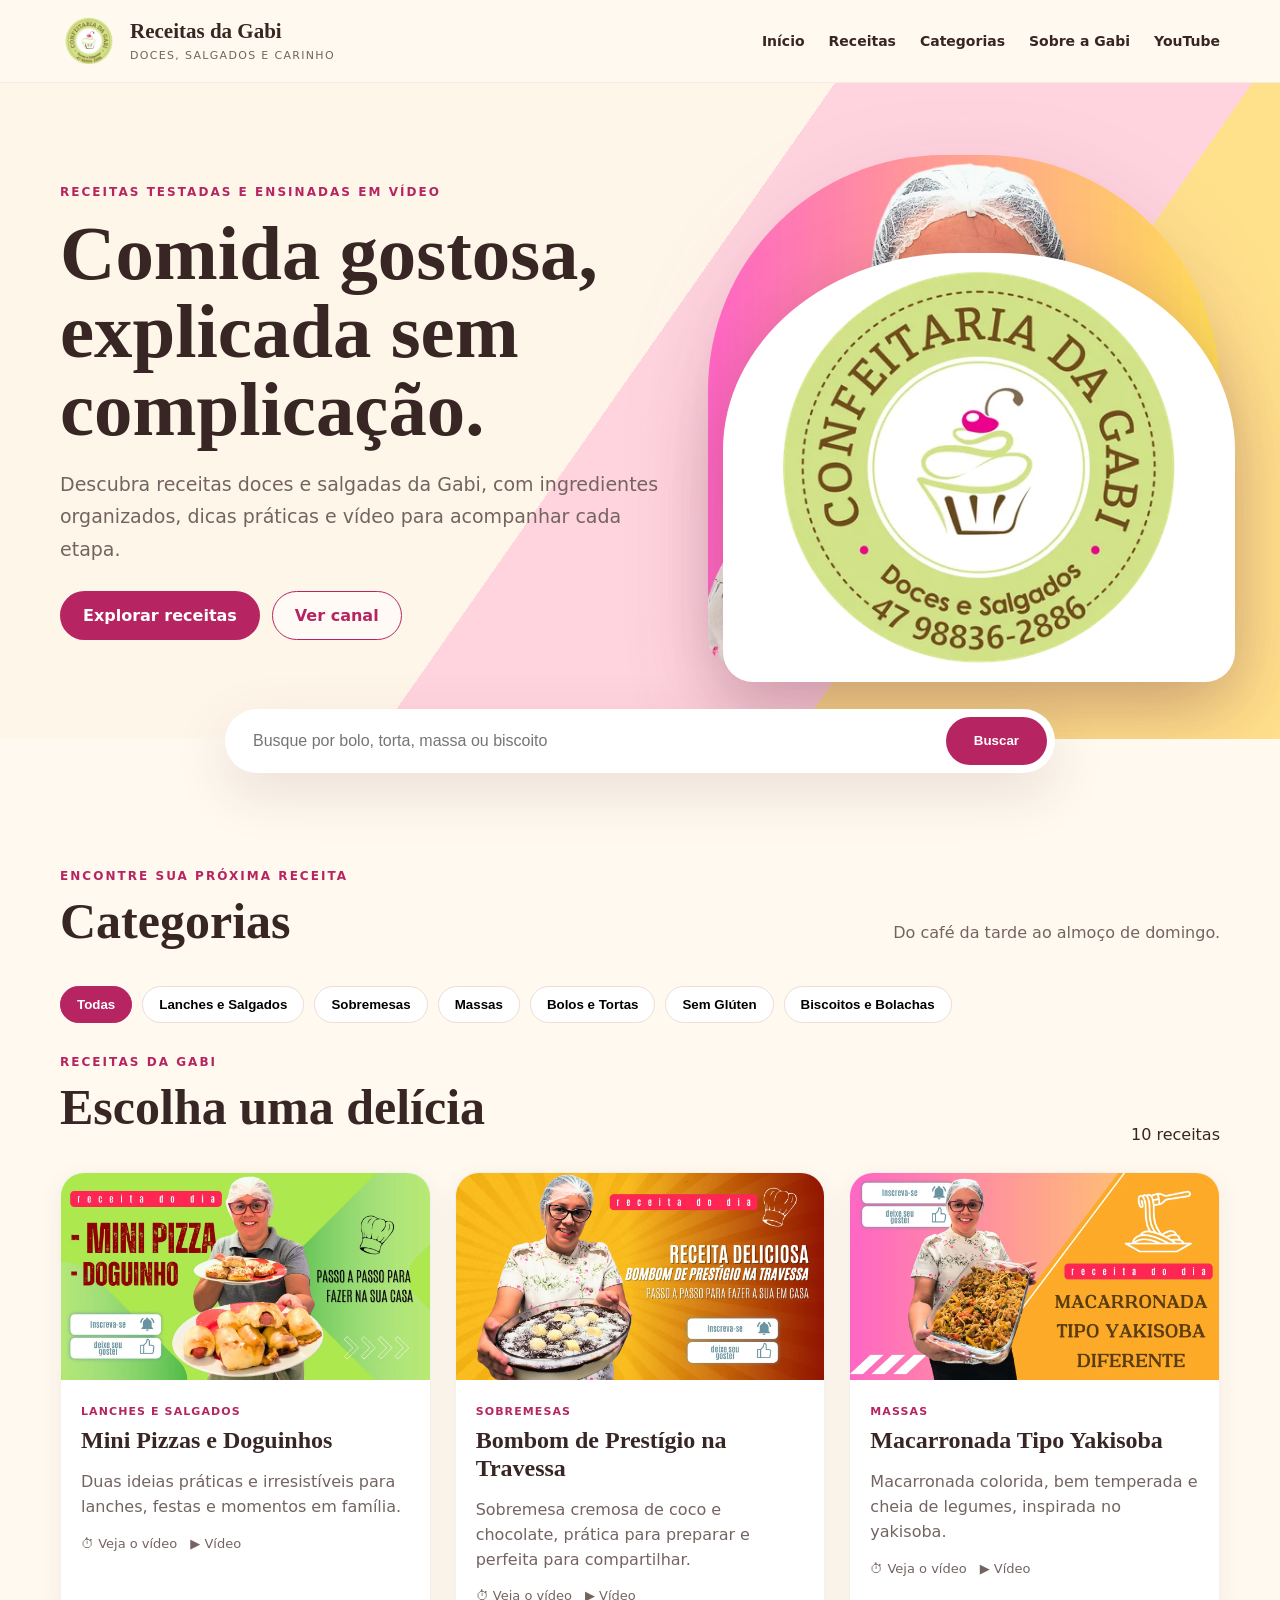
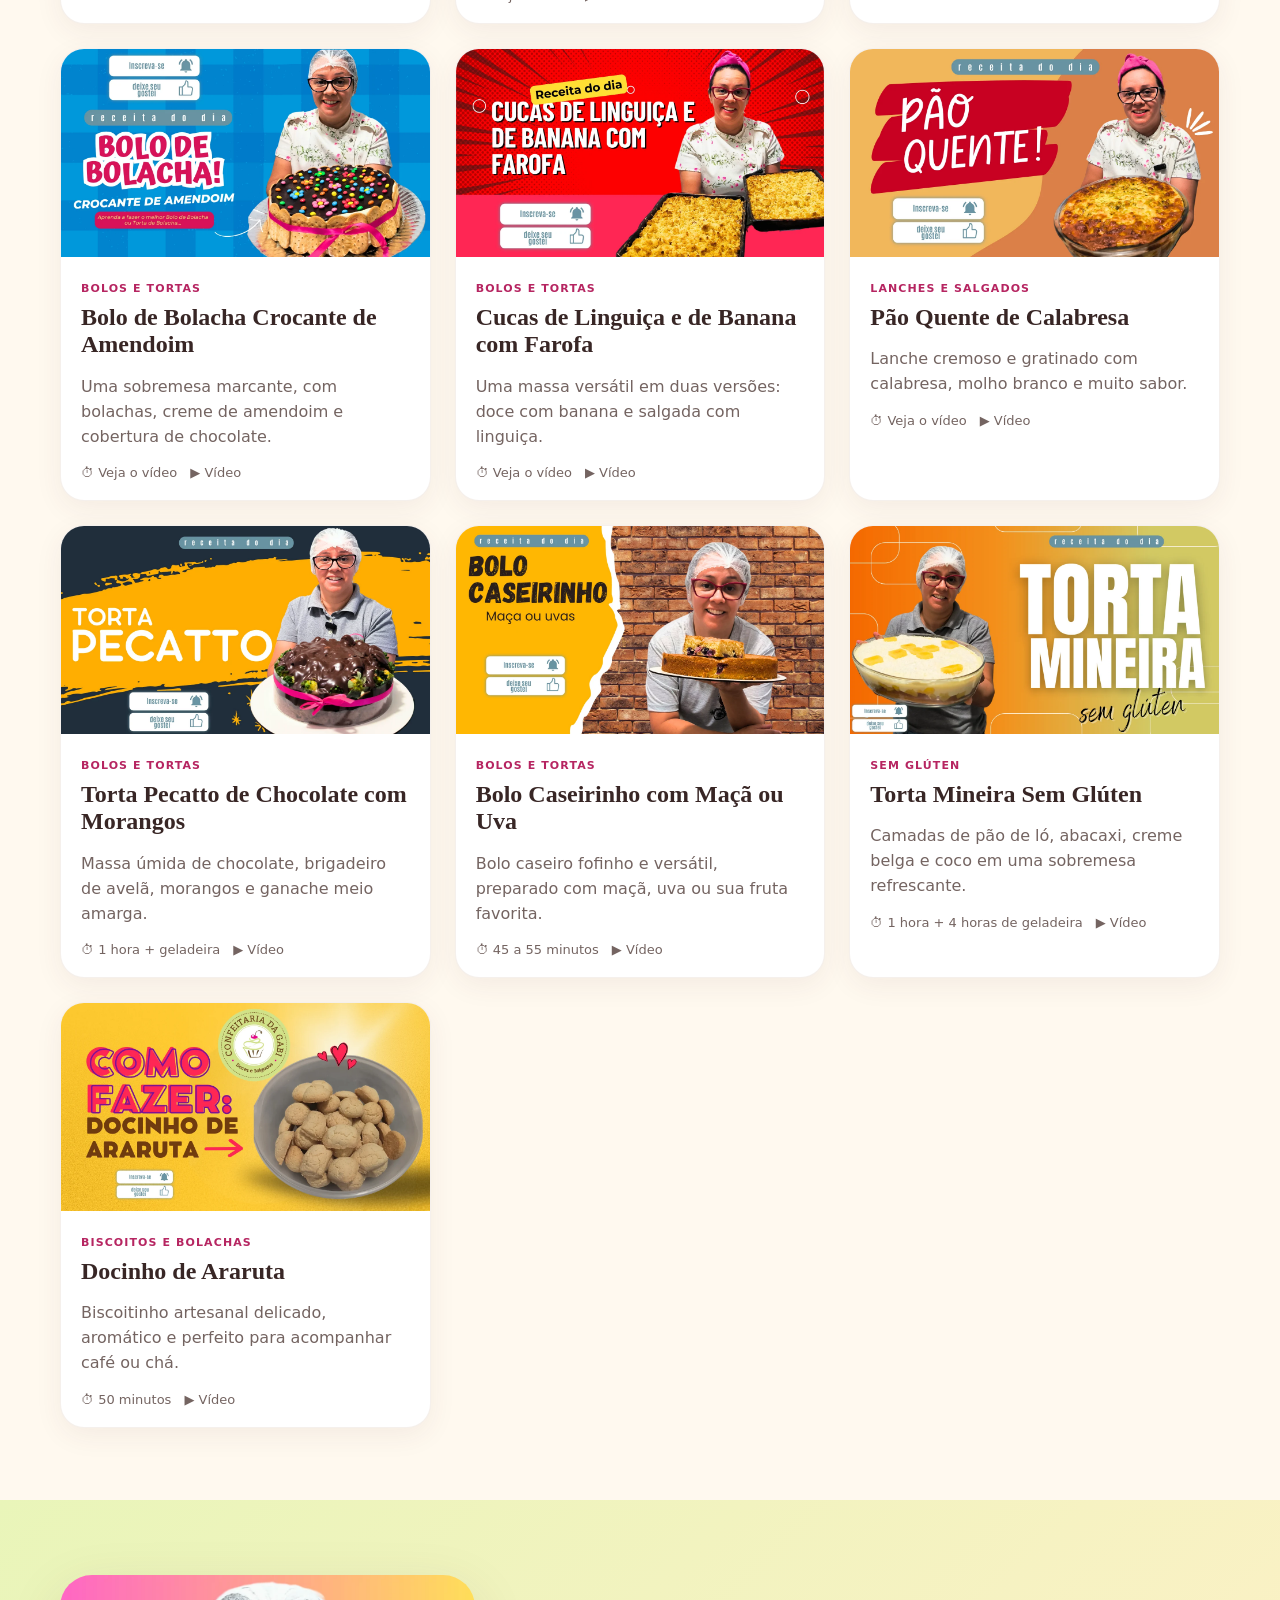
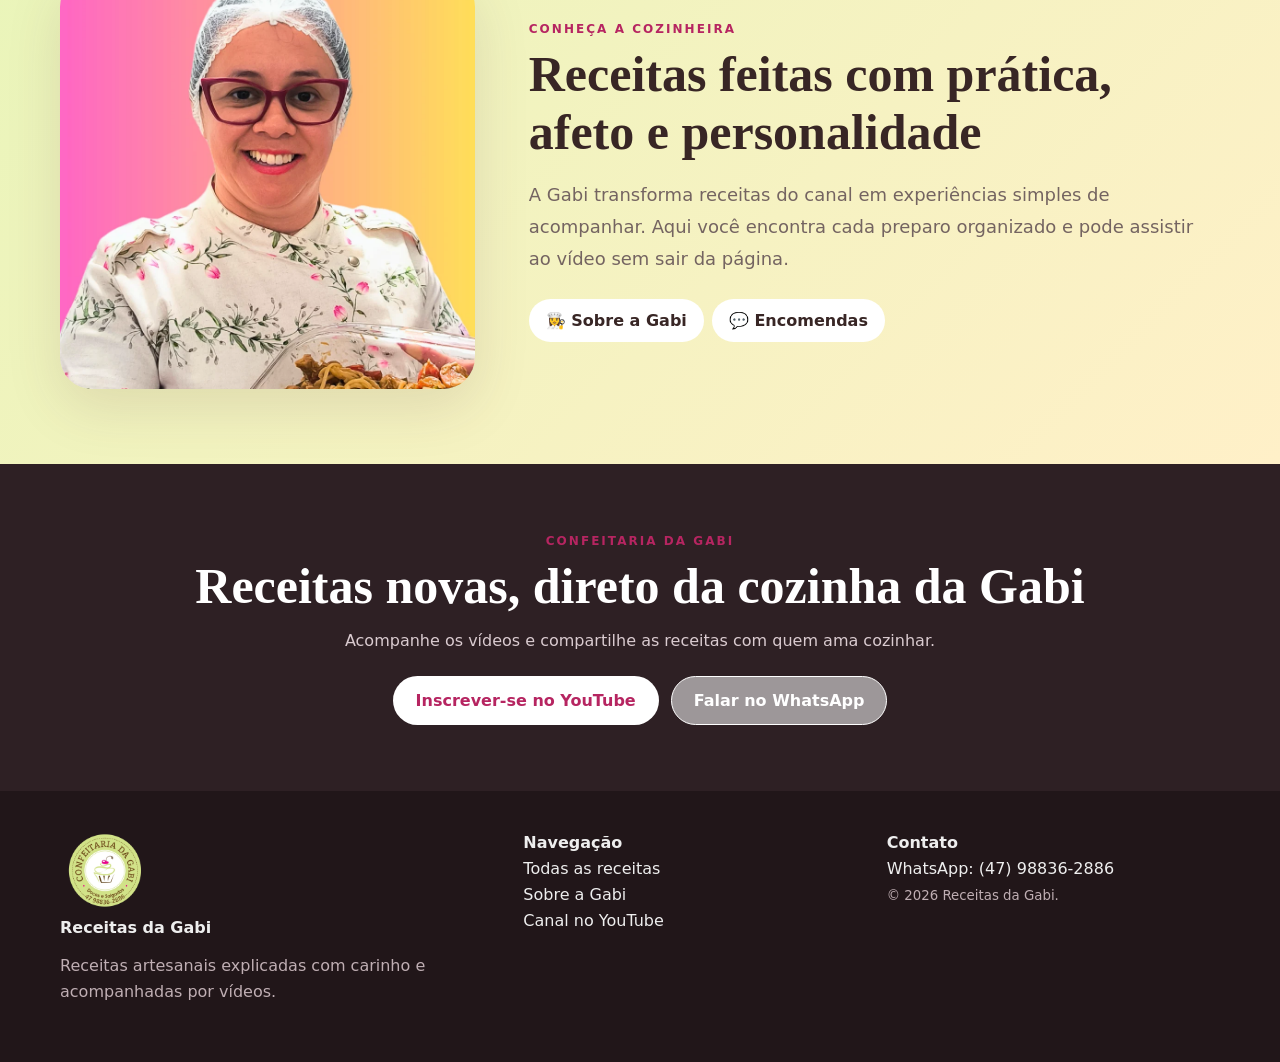
<file: index.html>
<!doctype html><html lang="pt-BR"><head><meta charset="utf-8"><meta name="viewport" content="width=device-width,initial-scale=1">
<title>Receitas da Gabi | Receitas artesanais em vídeo</title><meta name="description" content="Receitas doces e salgadas da Confeitaria da Gabi, com ingredientes, preparo e vídeos passo a passo."><link rel="canonical" href="https://receitasdagabi.com.br/">
<meta property="og:type" content="website"><meta property="og:title" content="Receitas da Gabi | Receitas artesanais em vídeo"><meta property="og:description" content="Receitas doces e salgadas da Confeitaria da Gabi, com ingredientes, preparo e vídeos passo a passo."><meta property="og:url" content="https://receitasdagabi.com.br/"><meta property="og:image" content="https://receitasdagabi.com.br/assets/images/logo.webp">
<meta name="theme-color" content="#b62561"><link rel="stylesheet" href="/assets/css/style.css"><link rel="icon" href="/assets/images/logo.webp"><script type="application/ld+json">{"@context": "https://schema.org", "@type": "WebSite", "name": "Receitas da Gabi", "url": "https://receitasdagabi.com.br", "potentialAction": {"@type": "SearchAction", "target": "https://receitasdagabi.com.br/receitas/?busca={search_term_string}", "query-input": "required name=search_term_string"}}</script></head><body>
<header class="site-header"><div class="container header-inner">
<a class="brand" href="/"><img src="/assets/images/logo.webp" alt="Logo Confeitaria da Gabi"><span><strong>Receitas da Gabi</strong><small>Doces, salgados e carinho</small></span></a>
<button class="menu" aria-label="Abrir menu" aria-expanded="false">☰</button>
<nav class="nav"><a href="/">Início</a><a href="/receitas/">Receitas</a><a href="/#categorias">Categorias</a><a href="/sobre/">Sobre a Gabi</a><a href="https://youtube.com/@confeitariadagabi" target="_blank" rel="noopener">YouTube</a></nav>
</div></header>
<main><section class="hero"><div class="container hero-grid"><div><span class="eyebrow">Receitas testadas e ensinadas em vídeo</span><h1>Comida gostosa, explicada sem complicação.</h1><p>Descubra receitas doces e salgadas da Gabi, com ingredientes organizados, dicas práticas e vídeo para acompanhar cada etapa.</p><div class="actions"><a class="btn primary" href="/receitas/">Explorar receitas</a><a class="btn outline" href="https://youtube.com/@confeitariadagabi" target="_blank" rel="noopener">Ver canal</a></div></div><div class="hero-photo"><img src="/assets/images/gabi.webp" alt="Gabi, da Confeitaria da Gabi"><img class="hero-seal" src="/assets/images/logo.webp" alt=""></div></div></section>
<div class="search"><input id="recipeSearch" type="search" placeholder="Busque por bolo, torta, massa ou biscoito"><button onclick="document.querySelector('#receitas').scrollIntoView()">Buscar</button></div>
<section class="section" id="categorias"><div class="container"><div class="section-head"><div><span class="eyebrow">Encontre sua próxima receita</span><h2>Categorias</h2></div><p>Do café da tarde ao almoço de domingo.</p></div><div class="chips">
<button class="chip active" data-category="Todas">Todas</button><button class="chip" data-category="Lanches e Salgados">Lanches e Salgados</button><button class="chip" data-category="Sobremesas">Sobremesas</button><button class="chip" data-category="Massas">Massas</button><button class="chip" data-category="Bolos e Tortas">Bolos e Tortas</button><button class="chip" data-category="Sem Glúten">Sem Glúten</button><button class="chip" data-category="Biscoitos e Bolachas">Biscoitos e Bolachas</button></div><div class="section-head" id="receitas"><div><span class="eyebrow">Receitas da Gabi</span><h2>Escolha uma delícia</h2></div><span id="resultCount">10 receitas</span></div><div class="grid"><article class="card recipe-card" data-category="Lanches e Salgados" data-search="mini pizzas e doguinhos duas ideias práticas e irresistíveis para lanches, festas e momentos em família. lanches e salgados">
<a href="/mini-pizzas-e-doguinhos/"><div class="card-img"><img src="/assets/images/mini-pizzas.webp" alt="Mini Pizzas e Doguinhos" loading="lazy"></div><div class="card-body"><span class="tag">Lanches e Salgados</span><h3>Mini Pizzas e Doguinhos</h3><p>Duas ideias práticas e irresistíveis para lanches, festas e momentos em família.</p><div class="meta"><span>⏱ Veja o vídeo</span><span>▶ Vídeo</span></div></div></a></article><article class="card recipe-card" data-category="Sobremesas" data-search="bombom de prestígio na travessa sobremesa cremosa de coco e chocolate, prática para preparar e perfeita para compartilhar. sobremesas">
<a href="/bombom-de-prestigio-na-travessa/"><div class="card-img"><img src="/assets/images/bombom-prestigio.webp" alt="Bombom de Prestígio na Travessa" loading="lazy"></div><div class="card-body"><span class="tag">Sobremesas</span><h3>Bombom de Prestígio na Travessa</h3><p>Sobremesa cremosa de coco e chocolate, prática para preparar e perfeita para compartilhar.</p><div class="meta"><span>⏱ Veja o vídeo</span><span>▶ Vídeo</span></div></div></a></article><article class="card recipe-card" data-category="Massas" data-search="macarronada tipo yakisoba macarronada colorida, bem temperada e cheia de legumes, inspirada no yakisoba. massas">
<a href="/macarronada-tipo-yakisoba/"><div class="card-img"><img src="/assets/images/yakisoba.webp" alt="Macarronada Tipo Yakisoba" loading="lazy"></div><div class="card-body"><span class="tag">Massas</span><h3>Macarronada Tipo Yakisoba</h3><p>Macarronada colorida, bem temperada e cheia de legumes, inspirada no yakisoba.</p><div class="meta"><span>⏱ Veja o vídeo</span><span>▶ Vídeo</span></div></div></a></article><article class="card recipe-card" data-category="Bolos e Tortas" data-search="bolo de bolacha crocante de amendoim uma sobremesa marcante, com bolachas, creme de amendoim e cobertura de chocolate. bolos e tortas">
<a href="/bolo-de-bolacha-crocante-de-amendoim/"><div class="card-img"><img src="/assets/images/bolo-bolacha.webp" alt="Bolo de Bolacha Crocante de Amendoim" loading="lazy"></div><div class="card-body"><span class="tag">Bolos e Tortas</span><h3>Bolo de Bolacha Crocante de Amendoim</h3><p>Uma sobremesa marcante, com bolachas, creme de amendoim e cobertura de chocolate.</p><div class="meta"><span>⏱ Veja o vídeo</span><span>▶ Vídeo</span></div></div></a></article><article class="card recipe-card" data-category="Bolos e Tortas" data-search="cucas de linguiça e de banana com farofa uma massa versátil em duas versões: doce com banana e salgada com linguiça. bolos e tortas">
<a href="/cuca-de-banana-e-cuca-de-linguica-com-farofa/"><div class="card-img"><img src="/assets/images/cucas.webp" alt="Cucas de Linguiça e de Banana com Farofa" loading="lazy"></div><div class="card-body"><span class="tag">Bolos e Tortas</span><h3>Cucas de Linguiça e de Banana com Farofa</h3><p>Uma massa versátil em duas versões: doce com banana e salgada com linguiça.</p><div class="meta"><span>⏱ Veja o vídeo</span><span>▶ Vídeo</span></div></div></a></article><article class="card recipe-card" data-category="Lanches e Salgados" data-search="pão quente de calabresa lanche cremoso e gratinado com calabresa, molho branco e muito sabor. lanches e salgados">
<a href="/pao-quente-de-calabresa/"><div class="card-img"><img src="/assets/images/pao-quente.webp" alt="Pão Quente de Calabresa" loading="lazy"></div><div class="card-body"><span class="tag">Lanches e Salgados</span><h3>Pão Quente de Calabresa</h3><p>Lanche cremoso e gratinado com calabresa, molho branco e muito sabor.</p><div class="meta"><span>⏱ Veja o vídeo</span><span>▶ Vídeo</span></div></div></a></article><article class="card recipe-card" data-category="Bolos e Tortas" data-search="torta pecatto de chocolate com morangos massa úmida de chocolate, brigadeiro de avelã, morangos e ganache meio amarga. bolos e tortas">
<a href="/torta-pecatto-de-chocolate-com-morangos/"><div class="card-img"><img src="/assets/images/torta-pecatto.webp" alt="Torta Pecatto de Chocolate com Morangos" loading="lazy"></div><div class="card-body"><span class="tag">Bolos e Tortas</span><h3>Torta Pecatto de Chocolate com Morangos</h3><p>Massa úmida de chocolate, brigadeiro de avelã, morangos e ganache meio amarga.</p><div class="meta"><span>⏱ 1 hora + geladeira</span><span>▶ Vídeo</span></div></div></a></article><article class="card recipe-card" data-category="Bolos e Tortas" data-search="bolo caseirinho com maçã ou uva bolo caseiro fofinho e versátil, preparado com maçã, uva ou sua fruta favorita. bolos e tortas">
<a href="/bolo-caseirinho-com-maca-ou-uva/"><div class="card-img"><img src="/assets/images/bolo-caseirinho.webp" alt="Bolo Caseirinho com Maçã ou Uva" loading="lazy"></div><div class="card-body"><span class="tag">Bolos e Tortas</span><h3>Bolo Caseirinho com Maçã ou Uva</h3><p>Bolo caseiro fofinho e versátil, preparado com maçã, uva ou sua fruta favorita.</p><div class="meta"><span>⏱ 45 a 55 minutos</span><span>▶ Vídeo</span></div></div></a></article><article class="card recipe-card" data-category="Sem Glúten" data-search="torta mineira sem glúten camadas de pão de ló, abacaxi, creme belga e coco em uma sobremesa refrescante. sem glúten">
<a href="/torta-mineira-sem-gluten/"><div class="card-img"><img src="/assets/images/torta-mineira.webp" alt="Torta Mineira Sem Glúten" loading="lazy"></div><div class="card-body"><span class="tag">Sem Glúten</span><h3>Torta Mineira Sem Glúten</h3><p>Camadas de pão de ló, abacaxi, creme belga e coco em uma sobremesa refrescante.</p><div class="meta"><span>⏱ 1 hora + 4 horas de geladeira</span><span>▶ Vídeo</span></div></div></a></article><article class="card recipe-card" data-category="Biscoitos e Bolachas" data-search="docinho de araruta biscoitinho artesanal delicado, aromático e perfeito para acompanhar café ou chá. biscoitos e bolachas">
<a href="/docinho-de-araruta/"><div class="card-img"><img src="/assets/images/docinho-araruta.webp" alt="Docinho de Araruta" loading="lazy"></div><div class="card-body"><span class="tag">Biscoitos e Bolachas</span><h3>Docinho de Araruta</h3><p>Biscoitinho artesanal delicado, aromático e perfeito para acompanhar café ou chá.</p><div class="meta"><span>⏱ 50 minutos</span><span>▶ Vídeo</span></div></div></a></article></div></div></section>
<section class="about"><div class="container about-grid"><img src="/assets/images/gabi.webp" alt="Foto da Gabi"><div><span class="eyebrow">Conheça a cozinheira</span><h2>Receitas feitas com prática, afeto e personalidade</h2><p>A Gabi transforma receitas do canal em experiências simples de acompanhar. Aqui você encontra cada preparo organizado e pode assistir ao vídeo sem sair da página.</p><div><a class="contact-pill" href="/sobre/">👩‍🍳 Sobre a Gabi</a><a class="contact-pill" href="https://wa.me/5547988362886">💬 Encomendas</a></div></div></div></section></main>
<section class="cta"><div class="container"><span class="eyebrow">Confeitaria da Gabi</span><h2>Receitas novas, direto da cozinha da Gabi</h2><p>Acompanhe os vídeos e compartilhe as receitas com quem ama cozinhar.</p><div class="actions"><a class="btn light" href="https://youtube.com/@confeitariadagabi" target="_blank" rel="noopener">Inscrever-se no YouTube</a><a class="btn outline" style="border-color:#fff;color:#fff" href="https://wa.me/5547988362886" target="_blank" rel="noopener">Falar no WhatsApp</a></div></div></section>
<footer><div class="container footer-grid"><div><img class="footer-logo" src="/assets/images/logo.webp" alt=""><strong>Receitas da Gabi</strong><p>Receitas artesanais explicadas com carinho e acompanhadas por vídeos.</p></div><div><strong>Navegação</strong><a href="/receitas/">Todas as receitas</a><a href="/sobre/">Sobre a Gabi</a><a href="https://youtube.com/@confeitariadagabi">Canal no YouTube</a></div><div><strong>Contato</strong><a href="https://wa.me/5547988362886">WhatsApp: (47) 98836-2886</a><small>© <span data-year></span> Receitas da Gabi.</small></div></div></footer>
<script src="/assets/js/app.js"></script></body></html>
</file>
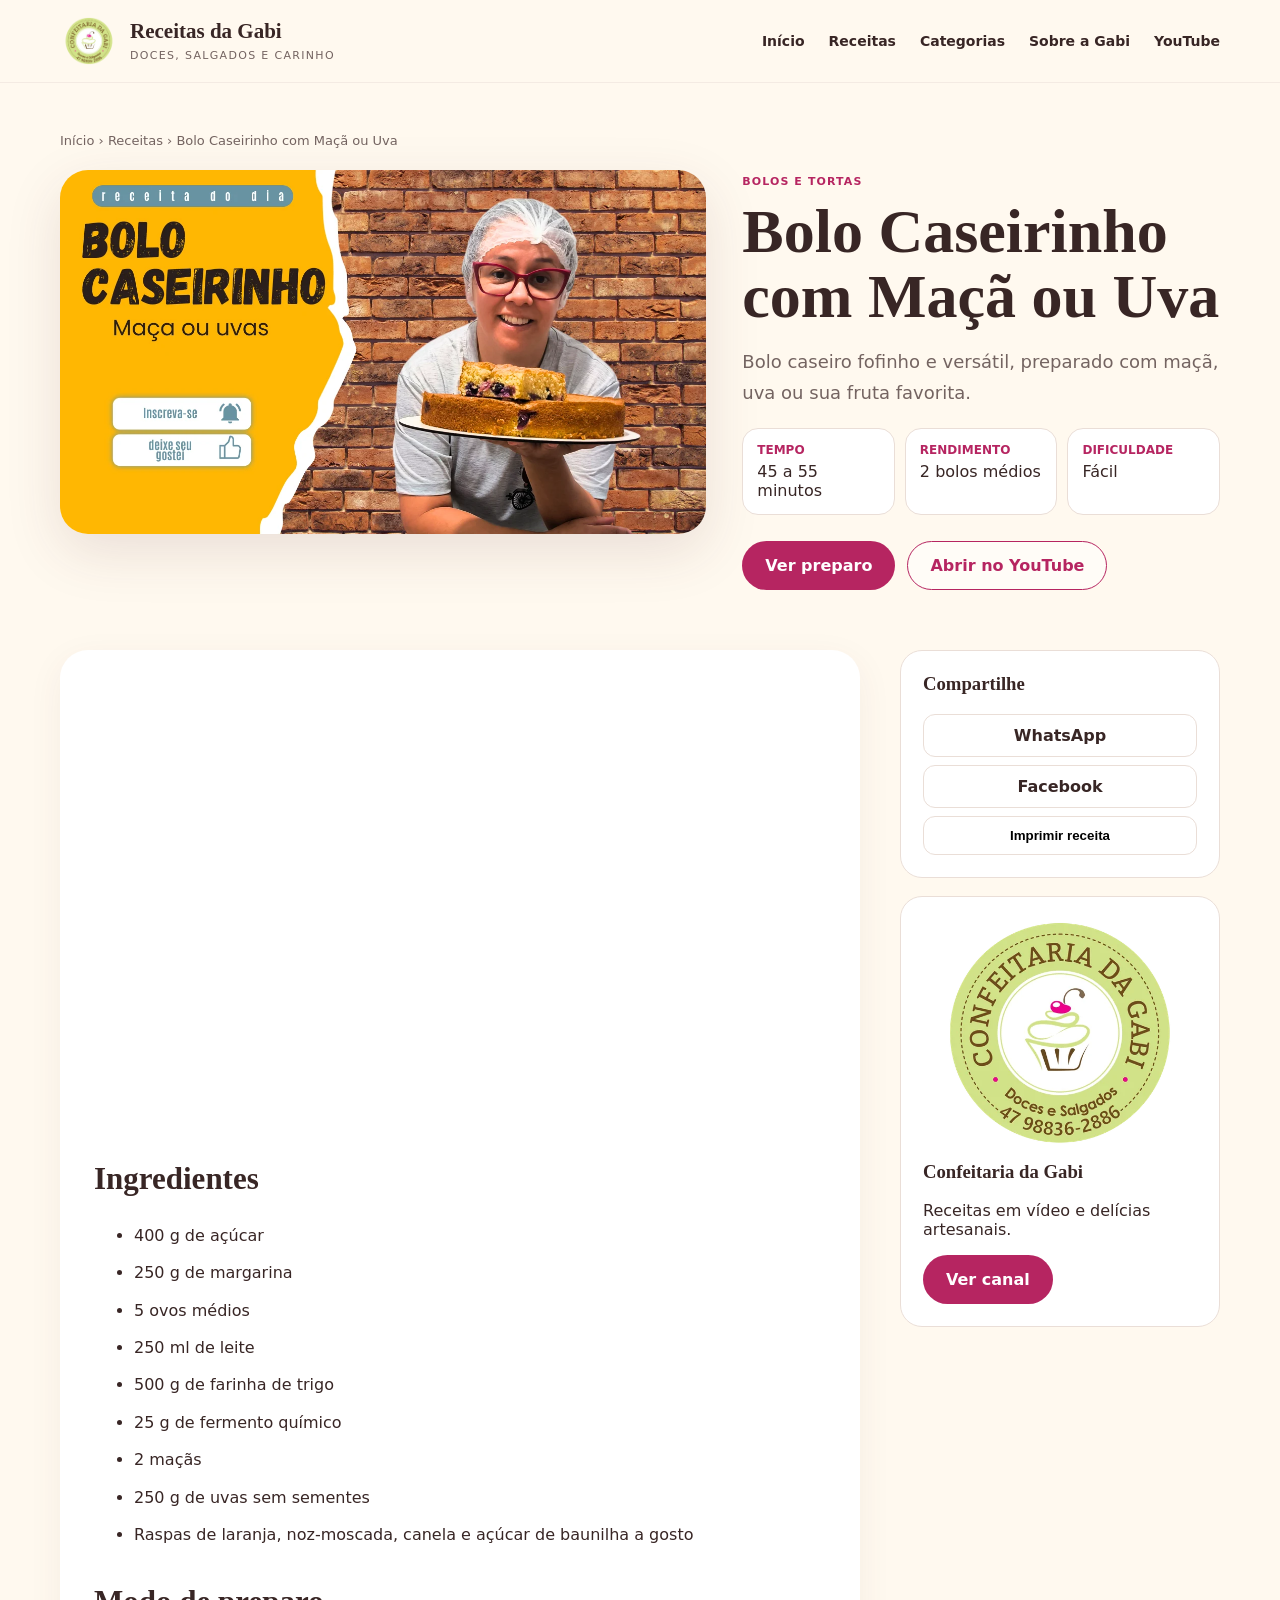
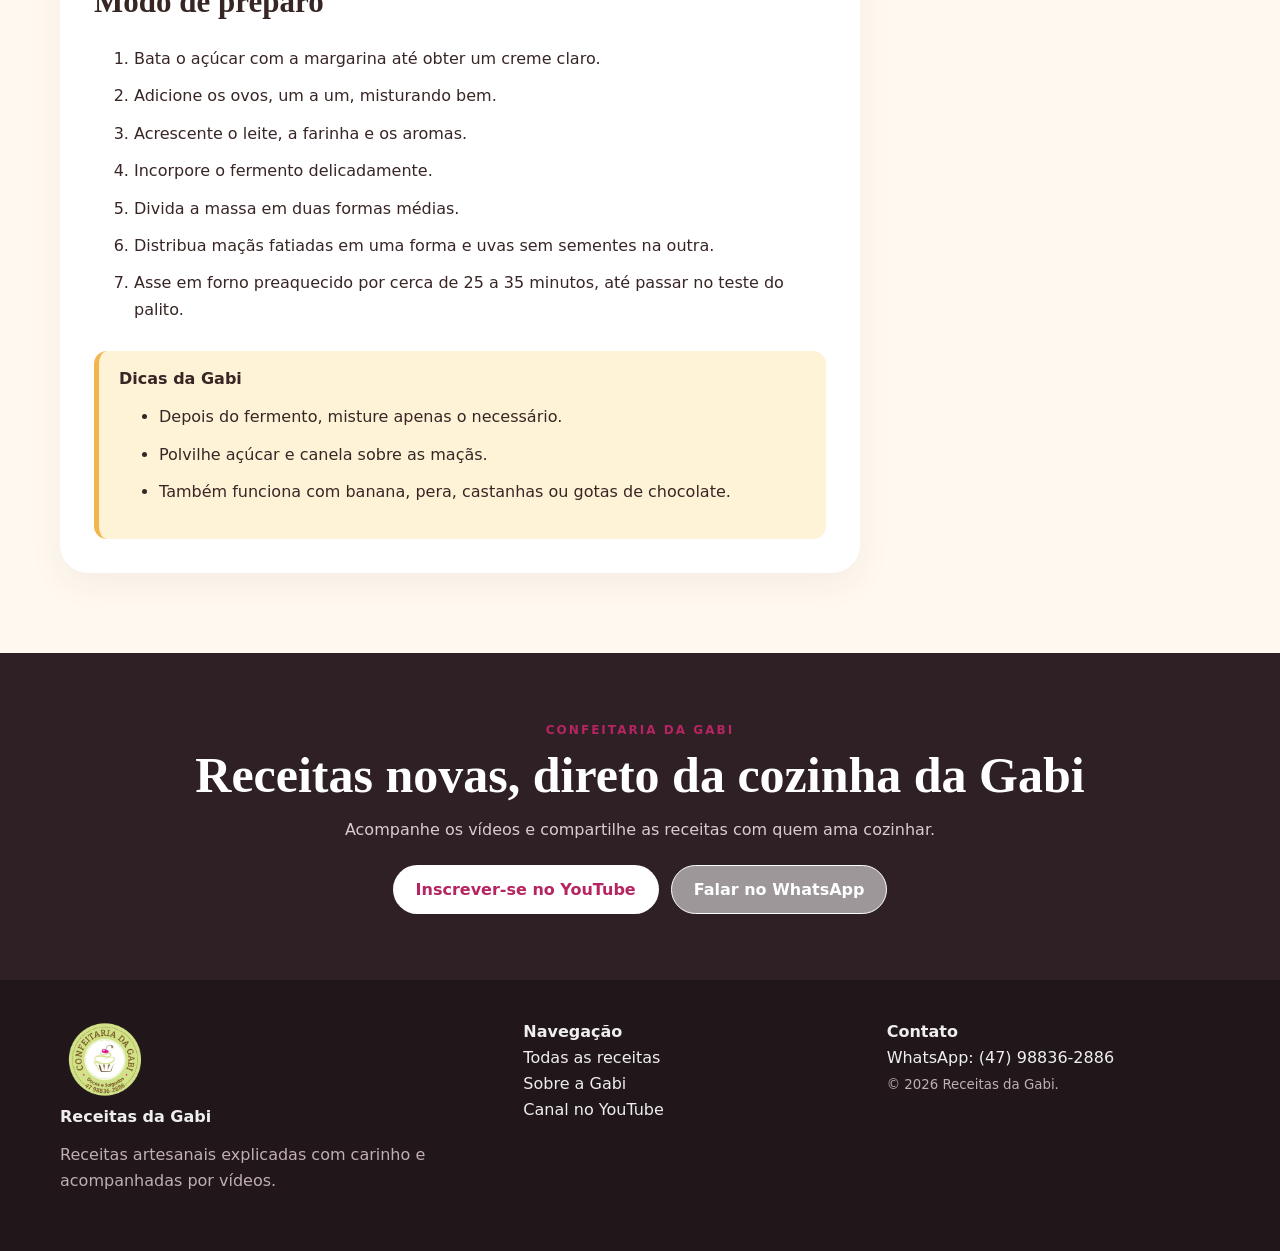
<file: bolo-caseirinho-com-maca-ou-uva/index.html>
<!doctype html><html lang="pt-BR"><head><meta charset="utf-8"><meta name="viewport" content="width=device-width,initial-scale=1">
<title>Bolo Caseirinho com Maçã ou Uva | Receitas da Gabi</title><meta name="description" content="Bolo caseirinho fofinho com maçã ou uva, uma receita prática e versátil para o café."><link rel="canonical" href="https://receitasdagabi.com.br/bolo-caseirinho-com-maca-ou-uva/">
<meta property="og:type" content="website"><meta property="og:title" content="Bolo Caseirinho com Maçã ou Uva | Receitas da Gabi"><meta property="og:description" content="Bolo caseirinho fofinho com maçã ou uva, uma receita prática e versátil para o café."><meta property="og:url" content="https://receitasdagabi.com.br/bolo-caseirinho-com-maca-ou-uva/"><meta property="og:image" content="https://receitasdagabi.com.br/assets/images/bolo-caseirinho.webp">
<meta name="theme-color" content="#b62561"><link rel="stylesheet" href="../assets/css/style.css"><link rel="icon" href="../assets/images/logo.webp"><script type="application/ld+json">{"@context": "https://schema.org", "@type": "Recipe", "name": "Bolo Caseirinho com Maçã ou Uva", "description": "Bolo caseiro fofinho e versátil, preparado com maçã, uva ou sua fruta favorita.", "image": ["https://receitasdagabi.com.br/assets/images/bolo-caseirinho.webp"], "author": {"@type": "Person", "name": "Gabi"}, "recipeCategory": "Bolos e Tortas", "recipeYield": "2 bolos médios", "recipeIngredient": ["400 g de açúcar", "250 g de margarina", "5 ovos médios", "250 ml de leite", "500 g de farinha de trigo", "25 g de fermento químico", "2 maçãs", "250 g de uvas sem sementes", "Raspas de laranja, noz-moscada, canela e açúcar de baunilha a gosto"], "recipeInstructions": [{"@type": "HowToStep", "text": "Bata o açúcar com a margarina até obter um creme claro."}, {"@type": "HowToStep", "text": "Adicione os ovos, um a um, misturando bem."}, {"@type": "HowToStep", "text": "Acrescente o leite, a farinha e os aromas."}, {"@type": "HowToStep", "text": "Incorpore o fermento delicadamente."}, {"@type": "HowToStep", "text": "Divida a massa em duas formas médias."}, {"@type": "HowToStep", "text": "Distribua maçãs fatiadas em uma forma e uvas sem sementes na outra."}, {"@type": "HowToStep", "text": "Asse em forno preaquecido por cerca de 25 a 35 minutos, até passar no teste do palito."}], "video": {"@type": "VideoObject", "name": "Bolo Caseirinho com Maçã ou Uva", "description": "Bolo caseiro fofinho e versátil, preparado com maçã, uva ou sua fruta favorita.", "thumbnailUrl": ["https://i.ytimg.com/vi/NBCa5ZkuvbM/maxresdefault.jpg"], "contentUrl": "https://www.youtube.com/watch?v=NBCa5ZkuvbM", "embedUrl": "https://www.youtube.com/embed/NBCa5ZkuvbM"}}</script></head><body>
<header class="site-header"><div class="container header-inner">
<a class="brand" href="../"><img src="../assets/images/logo.webp" alt="Logo Confeitaria da Gabi"><span><strong>Receitas da Gabi</strong><small>Doces, salgados e carinho</small></span></a>
<button class="menu" aria-label="Abrir menu" aria-expanded="false">☰</button>
<nav class="nav"><a href="../">Início</a><a href="../receitas/">Receitas</a><a href="../#categorias">Categorias</a><a href="../sobre/">Sobre a Gabi</a><a href="https://youtube.com/@confeitariadagabi" target="_blank" rel="noopener">YouTube</a></nav>
</div></header><main><section class="recipe-hero"><div class="container"><div class="breadcrumbs"><a href="../">Início</a> › <a href="../receitas/">Receitas</a> › Bolo Caseirinho com Maçã ou Uva</div><div class="recipe-layout"><img class="recipe-cover" src="../assets/images/bolo-caseirinho.webp" alt="Bolo Caseirinho com Maçã ou Uva"><div class="recipe-title"><span class="tag">Bolos e Tortas</span><h1>Bolo Caseirinho com Maçã ou Uva</h1><p>Bolo caseiro fofinho e versátil, preparado com maçã, uva ou sua fruta favorita.</p><div class="info-box"><div><b>Tempo</b>45 a 55 minutos</div><div><b>Rendimento</b>2 bolos médios</div><div><b>Dificuldade</b>Fácil</div></div><div class="actions"><a class="btn primary" href="#preparo">Ver preparo</a><a class="btn outline" href="https://www.youtube.com/watch?v=NBCa5ZkuvbM" target="_blank" rel="noopener">Abrir no YouTube</a></div></div></div></div></section>
<section class="recipe-main" id="preparo"><div class="container recipe-columns"><article class="recipe-content"><iframe class="video" src="https://www.youtube-nocookie.com/embed/NBCa5ZkuvbM" title="Bolo Caseirinho com Maçã ou Uva" loading="lazy" allow="accelerometer; autoplay; clipboard-write; encrypted-media; gyroscope; picture-in-picture; web-share" allowfullscreen></iframe><h2>Ingredientes</h2><ul><li>400 g de açúcar</li><li>250 g de margarina</li><li>5 ovos médios</li><li>250 ml de leite</li><li>500 g de farinha de trigo</li><li>25 g de fermento químico</li><li>2 maçãs</li><li>250 g de uvas sem sementes</li><li>Raspas de laranja, noz-moscada, canela e açúcar de baunilha a gosto</li></ul><h2>Modo de preparo</h2><ol><li>Bata o açúcar com a margarina até obter um creme claro.</li><li>Adicione os ovos, um a um, misturando bem.</li><li>Acrescente o leite, a farinha e os aromas.</li><li>Incorpore o fermento delicadamente.</li><li>Divida a massa em duas formas médias.</li><li>Distribua maçãs fatiadas em uma forma e uvas sem sementes na outra.</li><li>Asse em forno preaquecido por cerca de 25 a 35 minutos, até passar no teste do palito.</li></ol><div class="tipbox"><strong>Dicas da Gabi</strong><ul><li>Depois do fermento, misture apenas o necessário.</li><li>Polvilhe açúcar e canela sobre as maçãs.</li><li>Também funciona com banana, pera, castanhas ou gotas de chocolate.</li></ul></div></article>
<aside class="sidebar"><div class="side-card"><h3>Compartilhe</h3><div class="share"><a href="https://wa.me/?text=Bolo Caseirinho com Maçã ou Uva%20https://receitasdagabi.com.br/bolo-caseirinho-com-maca-ou-uva/" target="_blank">WhatsApp</a><a href="https://www.facebook.com/sharer/sharer.php?u=https://receitasdagabi.com.br/bolo-caseirinho-com-maca-ou-uva/" target="_blank">Facebook</a><button class="print-btn">Imprimir receita</button></div></div><div class="side-card"><img src="../assets/images/logo.webp" alt="Confeitaria da Gabi"><h3>Confeitaria da Gabi</h3><p>Receitas em vídeo e delícias artesanais.</p><a class="btn primary" href="https://youtube.com/@confeitariadagabi">Ver canal</a></div></aside></div></section></main>
<section class="cta"><div class="container"><span class="eyebrow">Confeitaria da Gabi</span><h2>Receitas novas, direto da cozinha da Gabi</h2><p>Acompanhe os vídeos e compartilhe as receitas com quem ama cozinhar.</p><div class="actions"><a class="btn light" href="https://youtube.com/@confeitariadagabi" target="_blank" rel="noopener">Inscrever-se no YouTube</a><a class="btn outline" style="border-color:#fff;color:#fff" href="https://wa.me/5547988362886" target="_blank" rel="noopener">Falar no WhatsApp</a></div></div></section>
<footer><div class="container footer-grid"><div><img class="footer-logo" src="../assets/images/logo.webp" alt=""><strong>Receitas da Gabi</strong><p>Receitas artesanais explicadas com carinho e acompanhadas por vídeos.</p></div><div><strong>Navegação</strong><a href="../receitas/">Todas as receitas</a><a href="../sobre/">Sobre a Gabi</a><a href="https://youtube.com/@confeitariadagabi">Canal no YouTube</a></div><div><strong>Contato</strong><a href="https://wa.me/5547988362886">WhatsApp: (47) 98836-2886</a><small>© <span data-year></span> Receitas da Gabi.</small></div></div></footer>
<script src="../assets/js/app.js"></script></body></html>
</file>
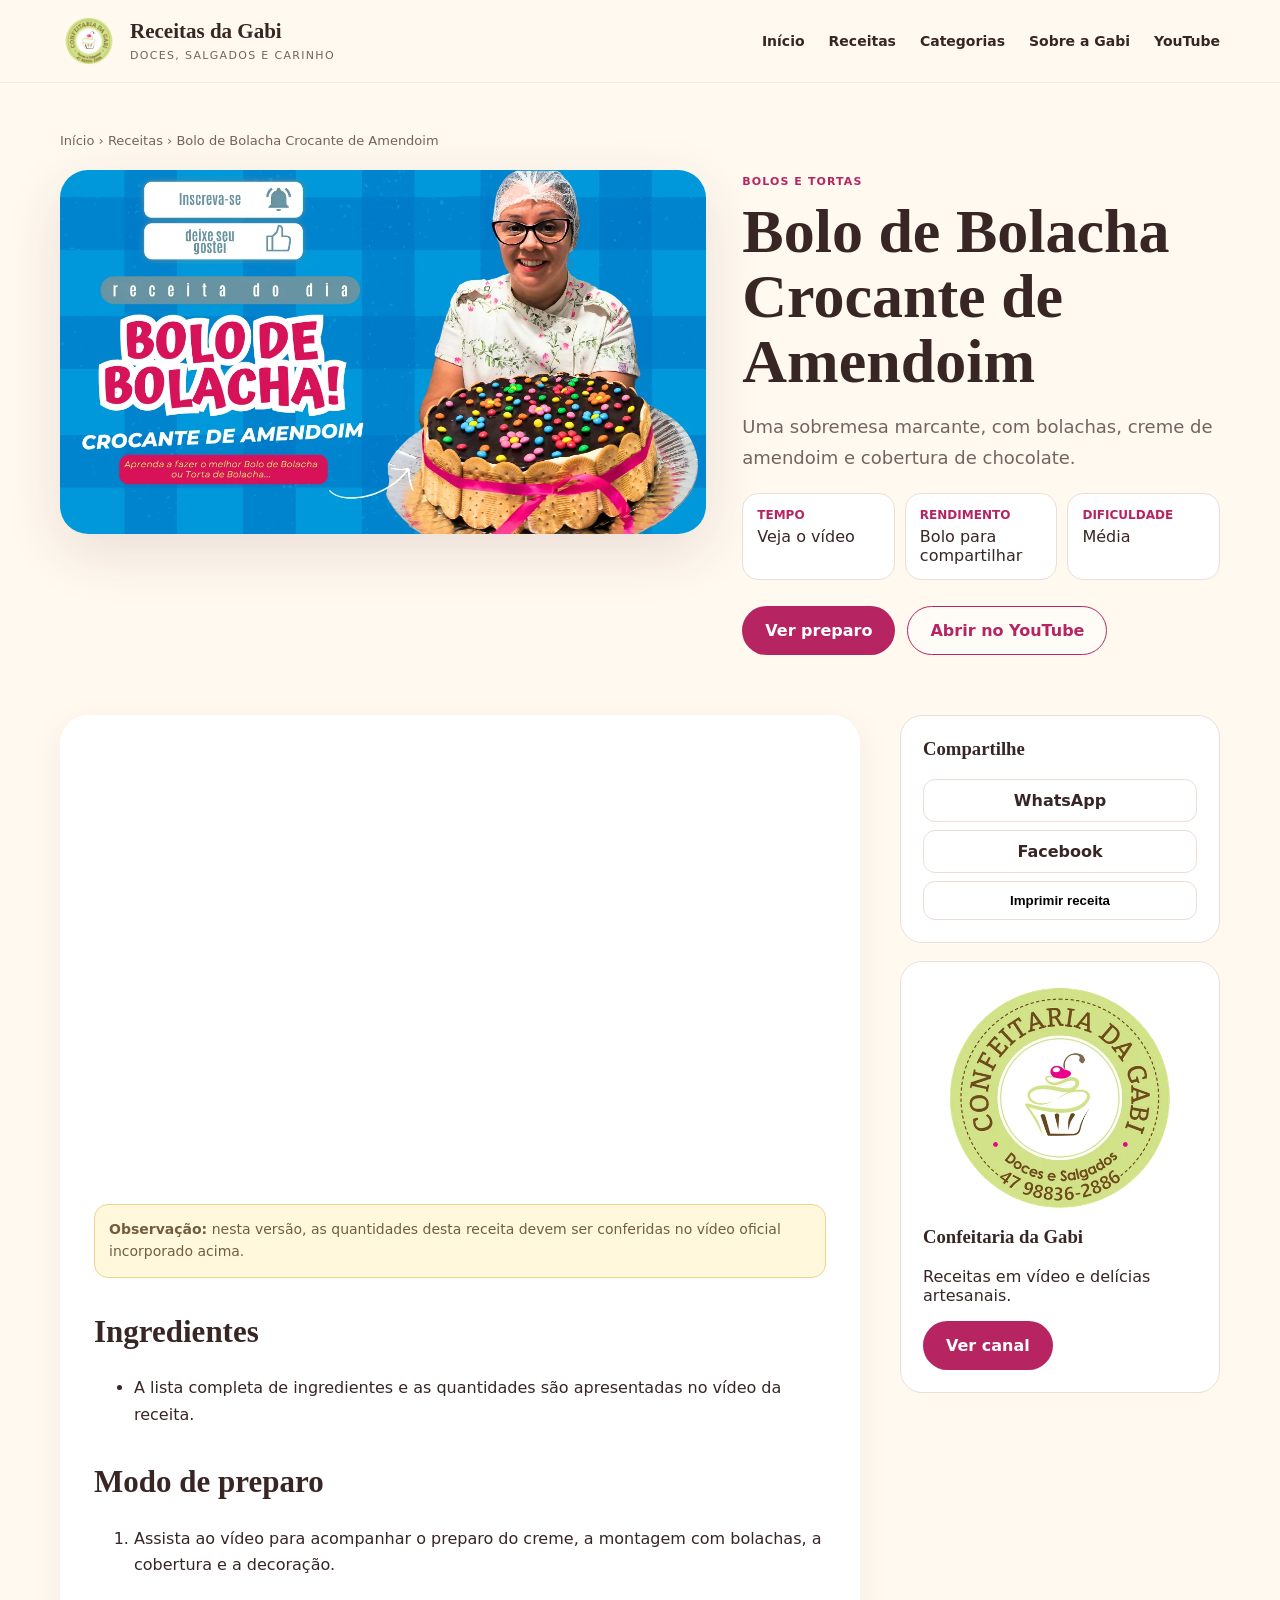
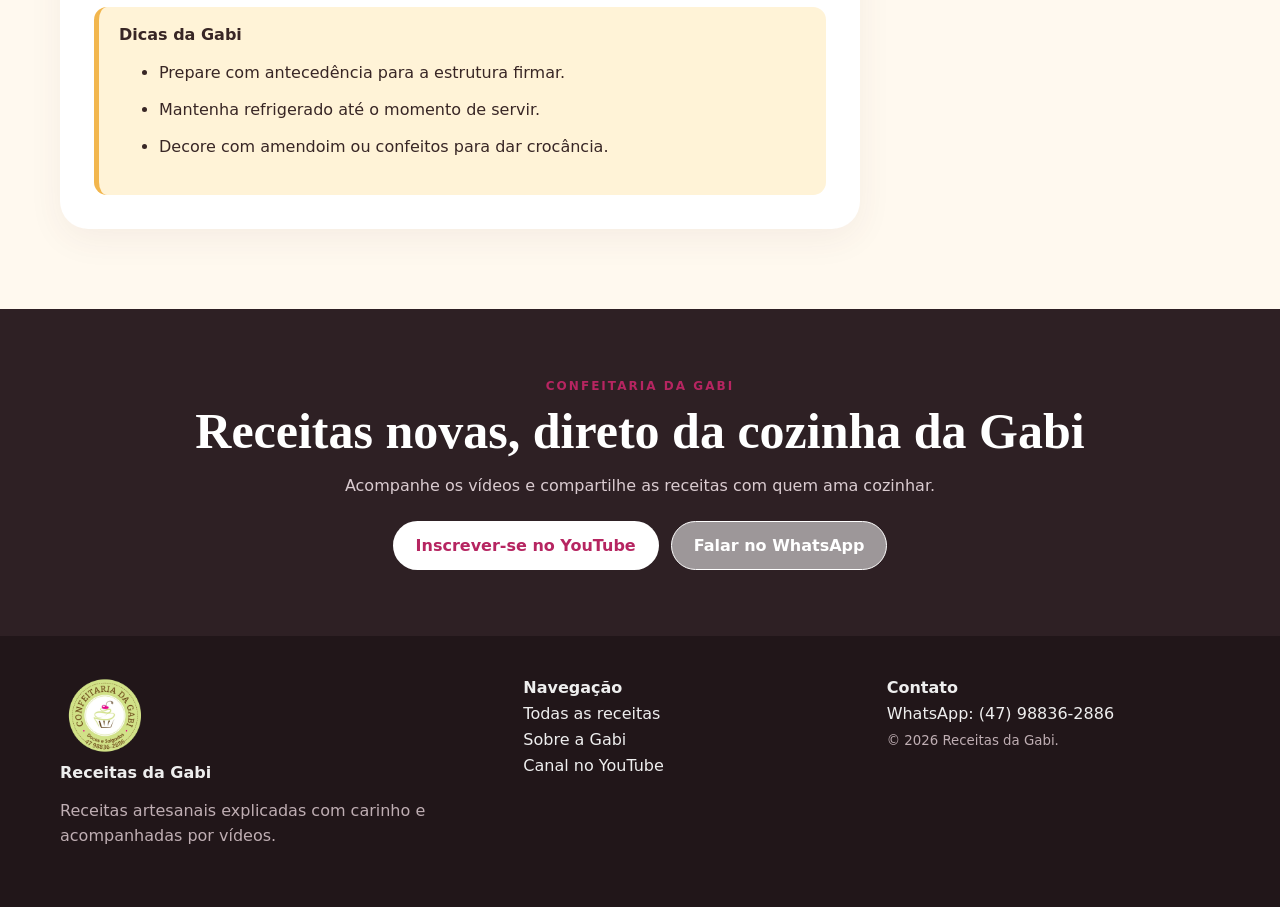
<file: bolo-de-bolacha-crocante-de-amendoim/index.html>
<!doctype html><html lang="pt-BR"><head><meta charset="utf-8"><meta name="viewport" content="width=device-width,initial-scale=1">
<title>Bolo de Bolacha Crocante de Amendoim | Receitas da Gabi</title><meta name="description" content="Bolo de bolacha crocante de amendoim com cobertura de chocolate e montagem passo a passo."><link rel="canonical" href="https://receitasdagabi.com.br/bolo-de-bolacha-crocante-de-amendoim/">
<meta property="og:type" content="website"><meta property="og:title" content="Bolo de Bolacha Crocante de Amendoim | Receitas da Gabi"><meta property="og:description" content="Bolo de bolacha crocante de amendoim com cobertura de chocolate e montagem passo a passo."><meta property="og:url" content="https://receitasdagabi.com.br/bolo-de-bolacha-crocante-de-amendoim/"><meta property="og:image" content="https://receitasdagabi.com.br/assets/images/bolo-bolacha.webp">
<meta name="theme-color" content="#b62561"><link rel="stylesheet" href="../assets/css/style.css"><link rel="icon" href="../assets/images/logo.webp"><script type="application/ld+json">{"@context": "https://schema.org", "@type": "Recipe", "name": "Bolo de Bolacha Crocante de Amendoim", "description": "Uma sobremesa marcante, com bolachas, creme de amendoim e cobertura de chocolate.", "image": ["https://receitasdagabi.com.br/assets/images/bolo-bolacha.webp"], "author": {"@type": "Person", "name": "Gabi"}, "recipeCategory": "Bolos e Tortas", "recipeYield": "Bolo para compartilhar", "recipeIngredient": ["A lista completa de ingredientes e as quantidades são apresentadas no vídeo da receita."], "recipeInstructions": [{"@type": "HowToStep", "text": "Assista ao vídeo para acompanhar o preparo do creme, a montagem com bolachas, a cobertura e a decoração."}], "video": {"@type": "VideoObject", "name": "Bolo de Bolacha Crocante de Amendoim", "description": "Uma sobremesa marcante, com bolachas, creme de amendoim e cobertura de chocolate.", "thumbnailUrl": ["https://i.ytimg.com/vi/9X-YirNDrX8/maxresdefault.jpg"], "contentUrl": "https://www.youtube.com/watch?v=9X-YirNDrX8", "embedUrl": "https://www.youtube.com/embed/9X-YirNDrX8"}}</script></head><body>
<header class="site-header"><div class="container header-inner">
<a class="brand" href="../"><img src="../assets/images/logo.webp" alt="Logo Confeitaria da Gabi"><span><strong>Receitas da Gabi</strong><small>Doces, salgados e carinho</small></span></a>
<button class="menu" aria-label="Abrir menu" aria-expanded="false">☰</button>
<nav class="nav"><a href="../">Início</a><a href="../receitas/">Receitas</a><a href="../#categorias">Categorias</a><a href="../sobre/">Sobre a Gabi</a><a href="https://youtube.com/@confeitariadagabi" target="_blank" rel="noopener">YouTube</a></nav>
</div></header><main><section class="recipe-hero"><div class="container"><div class="breadcrumbs"><a href="../">Início</a> › <a href="../receitas/">Receitas</a> › Bolo de Bolacha Crocante de Amendoim</div><div class="recipe-layout"><img class="recipe-cover" src="../assets/images/bolo-bolacha.webp" alt="Bolo de Bolacha Crocante de Amendoim"><div class="recipe-title"><span class="tag">Bolos e Tortas</span><h1>Bolo de Bolacha Crocante de Amendoim</h1><p>Uma sobremesa marcante, com bolachas, creme de amendoim e cobertura de chocolate.</p><div class="info-box"><div><b>Tempo</b>Veja o vídeo</div><div><b>Rendimento</b>Bolo para compartilhar</div><div><b>Dificuldade</b>Média</div></div><div class="actions"><a class="btn primary" href="#preparo">Ver preparo</a><a class="btn outline" href="https://www.youtube.com/watch?v=9X-YirNDrX8" target="_blank" rel="noopener">Abrir no YouTube</a></div></div></div></div></section>
<section class="recipe-main" id="preparo"><div class="container recipe-columns"><article class="recipe-content"><iframe class="video" src="https://www.youtube-nocookie.com/embed/9X-YirNDrX8" title="Bolo de Bolacha Crocante de Amendoim" loading="lazy" allow="accelerometer; autoplay; clipboard-write; encrypted-media; gyroscope; picture-in-picture; web-share" allowfullscreen></iframe><p class="notice"><strong>Observação:</strong> nesta versão, as quantidades desta receita devem ser conferidas no vídeo oficial incorporado acima.</p><h2>Ingredientes</h2><ul><li>A lista completa de ingredientes e as quantidades são apresentadas no vídeo da receita.</li></ul><h2>Modo de preparo</h2><ol><li>Assista ao vídeo para acompanhar o preparo do creme, a montagem com bolachas, a cobertura e a decoração.</li></ol><div class="tipbox"><strong>Dicas da Gabi</strong><ul><li>Prepare com antecedência para a estrutura firmar.</li><li>Mantenha refrigerado até o momento de servir.</li><li>Decore com amendoim ou confeitos para dar crocância.</li></ul></div></article>
<aside class="sidebar"><div class="side-card"><h3>Compartilhe</h3><div class="share"><a href="https://wa.me/?text=Bolo de Bolacha Crocante de Amendoim%20https://receitasdagabi.com.br/bolo-de-bolacha-crocante-de-amendoim/" target="_blank">WhatsApp</a><a href="https://www.facebook.com/sharer/sharer.php?u=https://receitasdagabi.com.br/bolo-de-bolacha-crocante-de-amendoim/" target="_blank">Facebook</a><button class="print-btn">Imprimir receita</button></div></div><div class="side-card"><img src="../assets/images/logo.webp" alt="Confeitaria da Gabi"><h3>Confeitaria da Gabi</h3><p>Receitas em vídeo e delícias artesanais.</p><a class="btn primary" href="https://youtube.com/@confeitariadagabi">Ver canal</a></div></aside></div></section></main>
<section class="cta"><div class="container"><span class="eyebrow">Confeitaria da Gabi</span><h2>Receitas novas, direto da cozinha da Gabi</h2><p>Acompanhe os vídeos e compartilhe as receitas com quem ama cozinhar.</p><div class="actions"><a class="btn light" href="https://youtube.com/@confeitariadagabi" target="_blank" rel="noopener">Inscrever-se no YouTube</a><a class="btn outline" style="border-color:#fff;color:#fff" href="https://wa.me/5547988362886" target="_blank" rel="noopener">Falar no WhatsApp</a></div></div></section>
<footer><div class="container footer-grid"><div><img class="footer-logo" src="../assets/images/logo.webp" alt=""><strong>Receitas da Gabi</strong><p>Receitas artesanais explicadas com carinho e acompanhadas por vídeos.</p></div><div><strong>Navegação</strong><a href="../receitas/">Todas as receitas</a><a href="../sobre/">Sobre a Gabi</a><a href="https://youtube.com/@confeitariadagabi">Canal no YouTube</a></div><div><strong>Contato</strong><a href="https://wa.me/5547988362886">WhatsApp: (47) 98836-2886</a><small>© <span data-year></span> Receitas da Gabi.</small></div></div></footer>
<script src="../assets/js/app.js"></script></body></html>
</file>
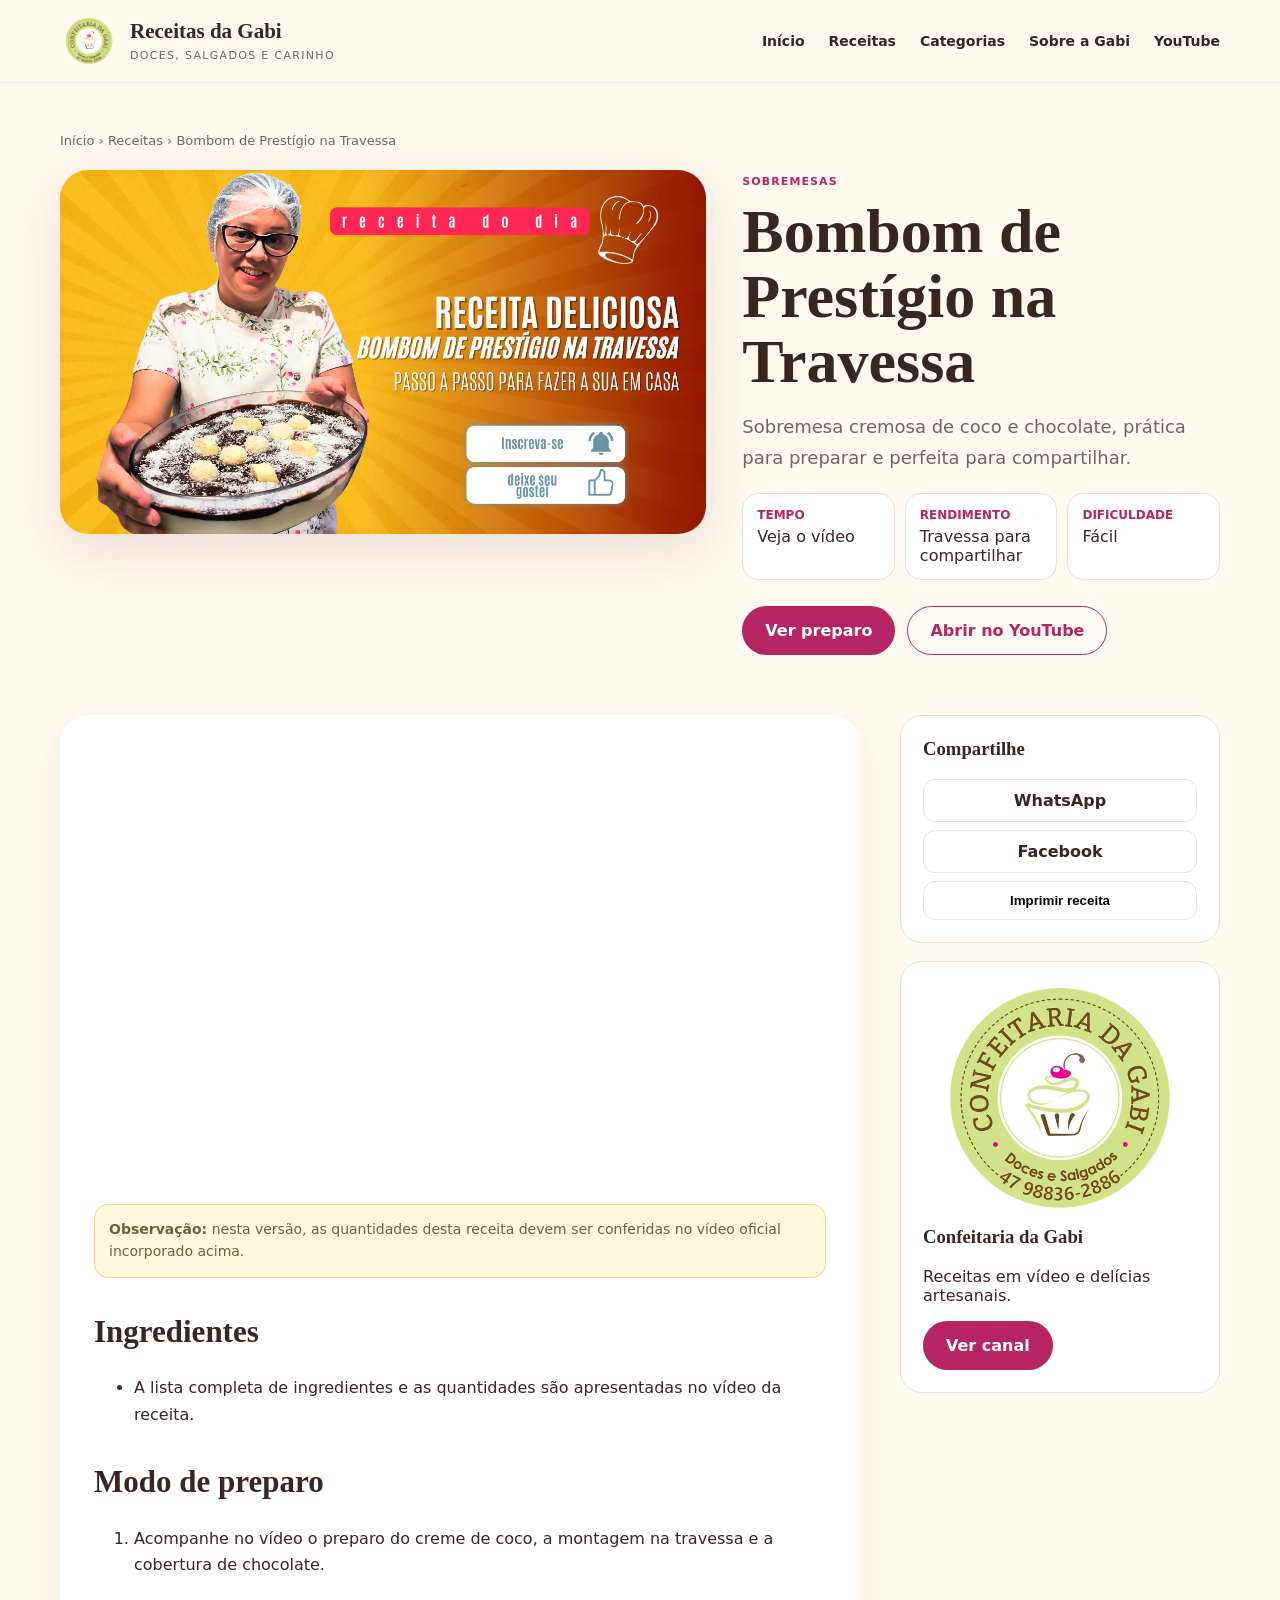
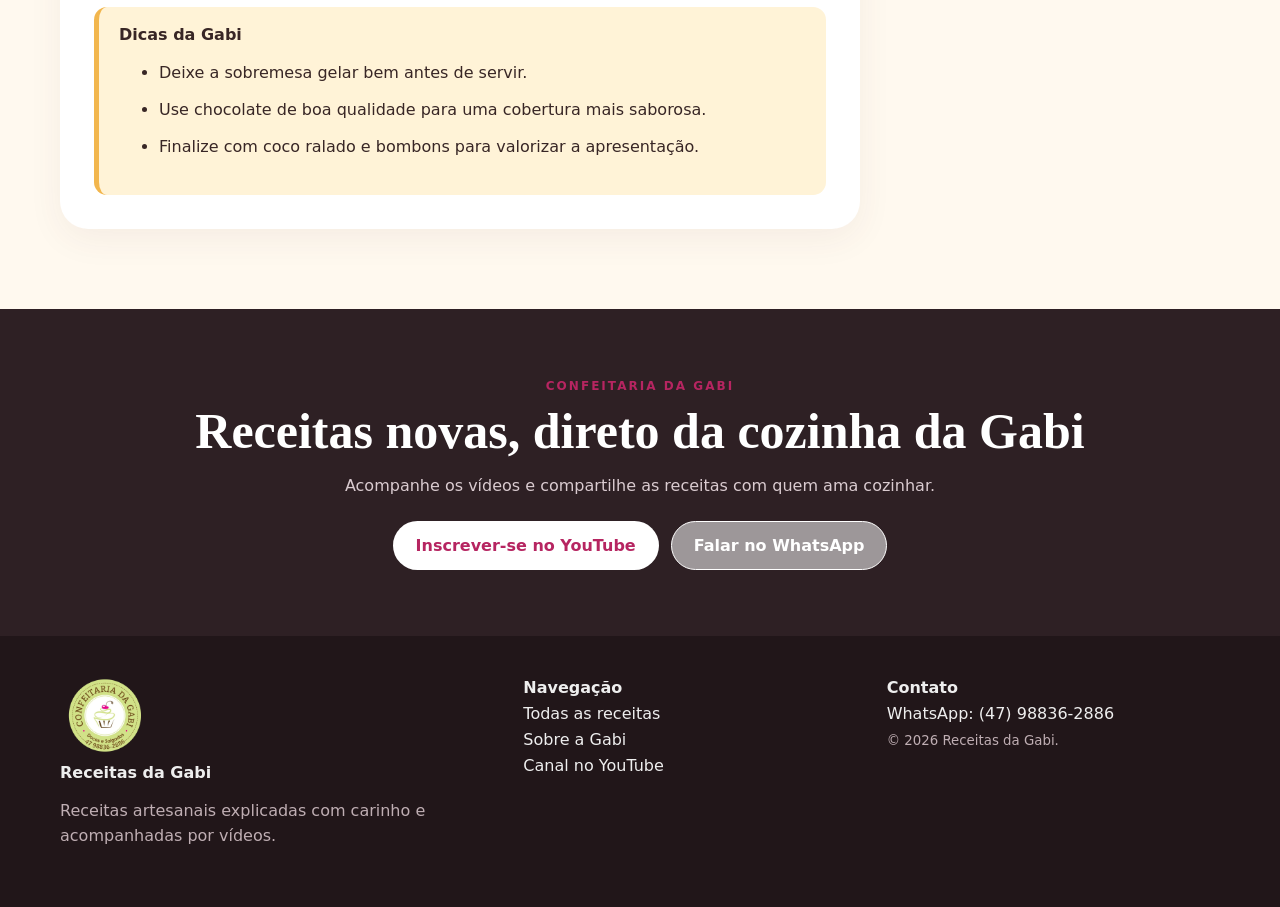
<file: bombom-de-prestigio-na-travessa/index.html>
<!doctype html><html lang="pt-BR"><head><meta charset="utf-8"><meta name="viewport" content="width=device-width,initial-scale=1">
<title>Bombom de Prestígio na Travessa | Receitas da Gabi</title><meta name="description" content="Aprenda a fazer bombom de Prestígio na travessa, com creme de coco e cobertura de chocolate."><link rel="canonical" href="https://receitasdagabi.com.br/bombom-de-prestigio-na-travessa/">
<meta property="og:type" content="website"><meta property="og:title" content="Bombom de Prestígio na Travessa | Receitas da Gabi"><meta property="og:description" content="Aprenda a fazer bombom de Prestígio na travessa, com creme de coco e cobertura de chocolate."><meta property="og:url" content="https://receitasdagabi.com.br/bombom-de-prestigio-na-travessa/"><meta property="og:image" content="https://receitasdagabi.com.br/assets/images/bombom-prestigio.webp">
<meta name="theme-color" content="#b62561"><link rel="stylesheet" href="../assets/css/style.css"><link rel="icon" href="../assets/images/logo.webp"><script type="application/ld+json">{"@context": "https://schema.org", "@type": "Recipe", "name": "Bombom de Prestígio na Travessa", "description": "Sobremesa cremosa de coco e chocolate, prática para preparar e perfeita para compartilhar.", "image": ["https://receitasdagabi.com.br/assets/images/bombom-prestigio.webp"], "author": {"@type": "Person", "name": "Gabi"}, "recipeCategory": "Sobremesas", "recipeYield": "Travessa para compartilhar", "recipeIngredient": ["A lista completa de ingredientes e as quantidades são apresentadas no vídeo da receita."], "recipeInstructions": [{"@type": "HowToStep", "text": "Acompanhe no vídeo o preparo do creme de coco, a montagem na travessa e a cobertura de chocolate."}], "video": {"@type": "VideoObject", "name": "Bombom de Prestígio na Travessa", "description": "Sobremesa cremosa de coco e chocolate, prática para preparar e perfeita para compartilhar.", "thumbnailUrl": ["https://i.ytimg.com/vi/KCasfc_2gAY/maxresdefault.jpg"], "contentUrl": "https://www.youtube.com/watch?v=KCasfc_2gAY", "embedUrl": "https://www.youtube.com/embed/KCasfc_2gAY"}}</script></head><body>
<header class="site-header"><div class="container header-inner">
<a class="brand" href="../"><img src="../assets/images/logo.webp" alt="Logo Confeitaria da Gabi"><span><strong>Receitas da Gabi</strong><small>Doces, salgados e carinho</small></span></a>
<button class="menu" aria-label="Abrir menu" aria-expanded="false">☰</button>
<nav class="nav"><a href="../">Início</a><a href="../receitas/">Receitas</a><a href="../#categorias">Categorias</a><a href="../sobre/">Sobre a Gabi</a><a href="https://youtube.com/@confeitariadagabi" target="_blank" rel="noopener">YouTube</a></nav>
</div></header><main><section class="recipe-hero"><div class="container"><div class="breadcrumbs"><a href="../">Início</a> › <a href="../receitas/">Receitas</a> › Bombom de Prestígio na Travessa</div><div class="recipe-layout"><img class="recipe-cover" src="../assets/images/bombom-prestigio.webp" alt="Bombom de Prestígio na Travessa"><div class="recipe-title"><span class="tag">Sobremesas</span><h1>Bombom de Prestígio na Travessa</h1><p>Sobremesa cremosa de coco e chocolate, prática para preparar e perfeita para compartilhar.</p><div class="info-box"><div><b>Tempo</b>Veja o vídeo</div><div><b>Rendimento</b>Travessa para compartilhar</div><div><b>Dificuldade</b>Fácil</div></div><div class="actions"><a class="btn primary" href="#preparo">Ver preparo</a><a class="btn outline" href="https://www.youtube.com/watch?v=KCasfc_2gAY" target="_blank" rel="noopener">Abrir no YouTube</a></div></div></div></div></section>
<section class="recipe-main" id="preparo"><div class="container recipe-columns"><article class="recipe-content"><iframe class="video" src="https://www.youtube-nocookie.com/embed/KCasfc_2gAY" title="Bombom de Prestígio na Travessa" loading="lazy" allow="accelerometer; autoplay; clipboard-write; encrypted-media; gyroscope; picture-in-picture; web-share" allowfullscreen></iframe><p class="notice"><strong>Observação:</strong> nesta versão, as quantidades desta receita devem ser conferidas no vídeo oficial incorporado acima.</p><h2>Ingredientes</h2><ul><li>A lista completa de ingredientes e as quantidades são apresentadas no vídeo da receita.</li></ul><h2>Modo de preparo</h2><ol><li>Acompanhe no vídeo o preparo do creme de coco, a montagem na travessa e a cobertura de chocolate.</li></ol><div class="tipbox"><strong>Dicas da Gabi</strong><ul><li>Deixe a sobremesa gelar bem antes de servir.</li><li>Use chocolate de boa qualidade para uma cobertura mais saborosa.</li><li>Finalize com coco ralado e bombons para valorizar a apresentação.</li></ul></div></article>
<aside class="sidebar"><div class="side-card"><h3>Compartilhe</h3><div class="share"><a href="https://wa.me/?text=Bombom de Prestígio na Travessa%20https://receitasdagabi.com.br/bombom-de-prestigio-na-travessa/" target="_blank">WhatsApp</a><a href="https://www.facebook.com/sharer/sharer.php?u=https://receitasdagabi.com.br/bombom-de-prestigio-na-travessa/" target="_blank">Facebook</a><button class="print-btn">Imprimir receita</button></div></div><div class="side-card"><img src="../assets/images/logo.webp" alt="Confeitaria da Gabi"><h3>Confeitaria da Gabi</h3><p>Receitas em vídeo e delícias artesanais.</p><a class="btn primary" href="https://youtube.com/@confeitariadagabi">Ver canal</a></div></aside></div></section></main>
<section class="cta"><div class="container"><span class="eyebrow">Confeitaria da Gabi</span><h2>Receitas novas, direto da cozinha da Gabi</h2><p>Acompanhe os vídeos e compartilhe as receitas com quem ama cozinhar.</p><div class="actions"><a class="btn light" href="https://youtube.com/@confeitariadagabi" target="_blank" rel="noopener">Inscrever-se no YouTube</a><a class="btn outline" style="border-color:#fff;color:#fff" href="https://wa.me/5547988362886" target="_blank" rel="noopener">Falar no WhatsApp</a></div></div></section>
<footer><div class="container footer-grid"><div><img class="footer-logo" src="../assets/images/logo.webp" alt=""><strong>Receitas da Gabi</strong><p>Receitas artesanais explicadas com carinho e acompanhadas por vídeos.</p></div><div><strong>Navegação</strong><a href="../receitas/">Todas as receitas</a><a href="../sobre/">Sobre a Gabi</a><a href="https://youtube.com/@confeitariadagabi">Canal no YouTube</a></div><div><strong>Contato</strong><a href="https://wa.me/5547988362886">WhatsApp: (47) 98836-2886</a><small>© <span data-year></span> Receitas da Gabi.</small></div></div></footer>
<script src="../assets/js/app.js"></script></body></html>
</file>
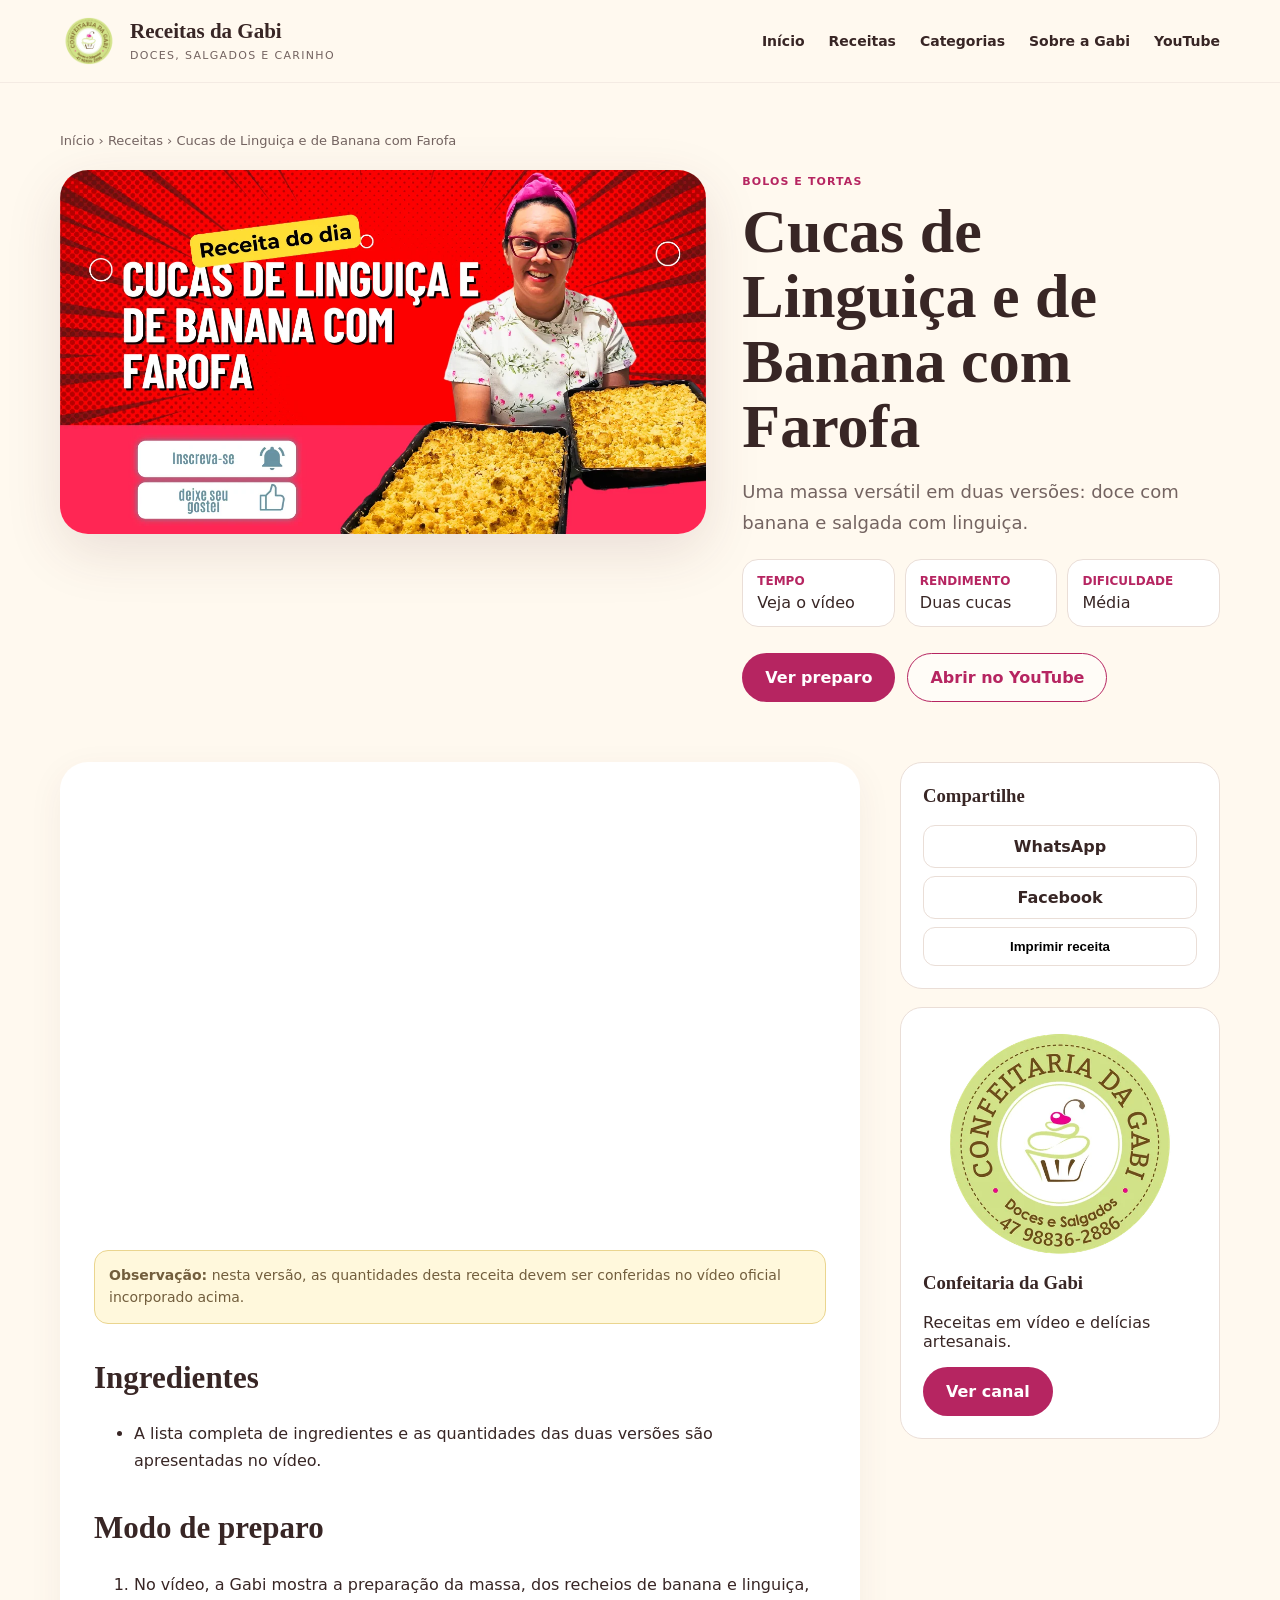
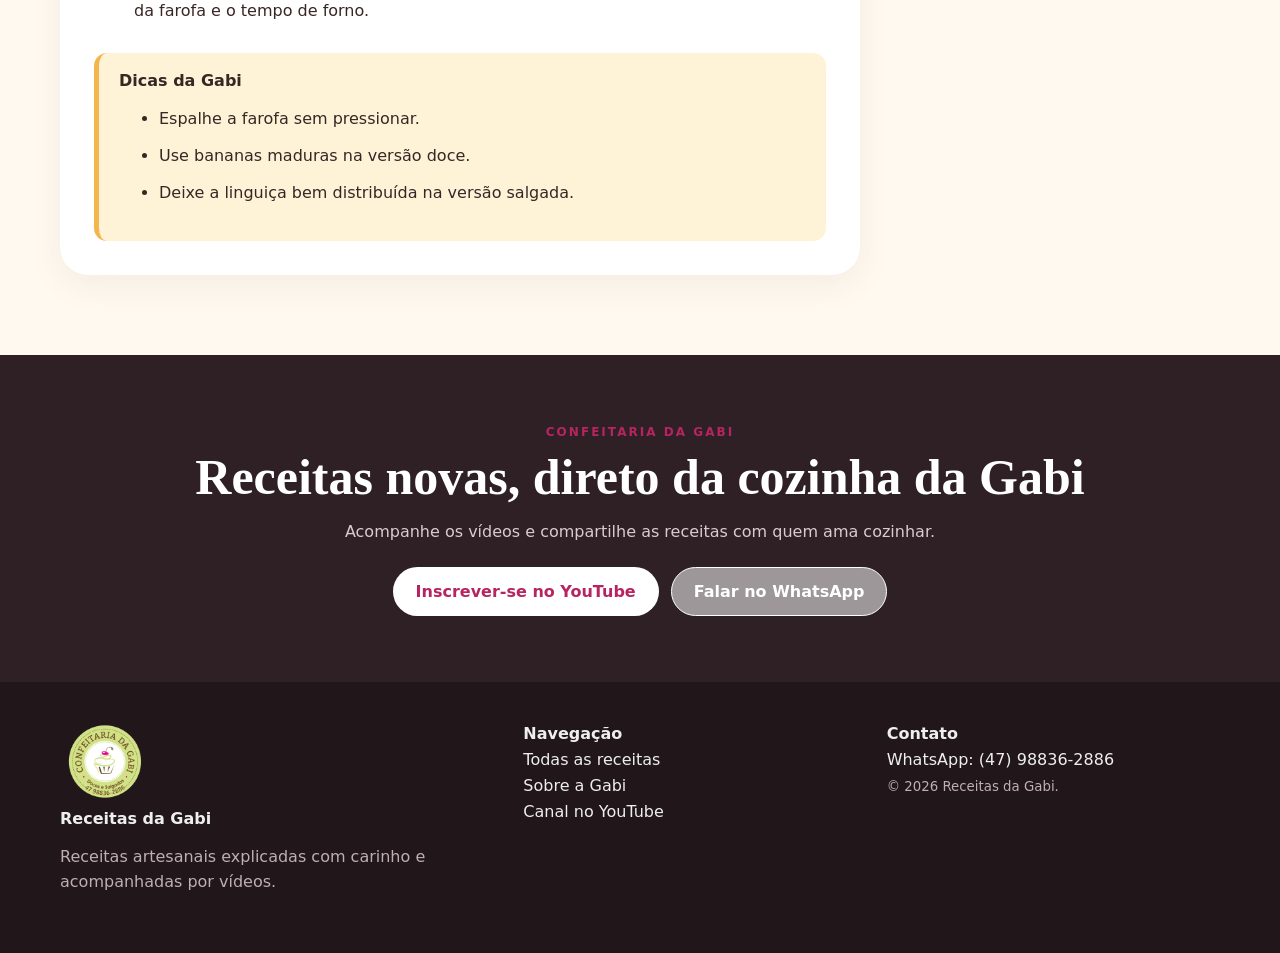
<file: cuca-de-banana-e-cuca-de-linguica-com-farofa/index.html>
<!doctype html><html lang="pt-BR"><head><meta charset="utf-8"><meta name="viewport" content="width=device-width,initial-scale=1">
<title>Cucas de Linguiça e de Banana com Farofa | Receitas da Gabi</title><meta name="description" content="Cuca de banana e cuca de linguiça com farofa: duas versões deliciosas na mesma receita."><link rel="canonical" href="https://receitasdagabi.com.br/cuca-de-banana-e-cuca-de-linguica-com-farofa/">
<meta property="og:type" content="website"><meta property="og:title" content="Cucas de Linguiça e de Banana com Farofa | Receitas da Gabi"><meta property="og:description" content="Cuca de banana e cuca de linguiça com farofa: duas versões deliciosas na mesma receita."><meta property="og:url" content="https://receitasdagabi.com.br/cuca-de-banana-e-cuca-de-linguica-com-farofa/"><meta property="og:image" content="https://receitasdagabi.com.br/assets/images/cucas.webp">
<meta name="theme-color" content="#b62561"><link rel="stylesheet" href="../assets/css/style.css"><link rel="icon" href="../assets/images/logo.webp"><script type="application/ld+json">{"@context": "https://schema.org", "@type": "Recipe", "name": "Cucas de Linguiça e de Banana com Farofa", "description": "Uma massa versátil em duas versões: doce com banana e salgada com linguiça.", "image": ["https://receitasdagabi.com.br/assets/images/cucas.webp"], "author": {"@type": "Person", "name": "Gabi"}, "recipeCategory": "Bolos e Tortas", "recipeYield": "Duas cucas", "recipeIngredient": ["A lista completa de ingredientes e as quantidades das duas versões são apresentadas no vídeo."], "recipeInstructions": [{"@type": "HowToStep", "text": "No vídeo, a Gabi mostra a preparação da massa, dos recheios de banana e linguiça, da farofa e o tempo de forno."}], "video": {"@type": "VideoObject", "name": "Cucas de Linguiça e de Banana com Farofa", "description": "Uma massa versátil em duas versões: doce com banana e salgada com linguiça.", "thumbnailUrl": ["https://i.ytimg.com/vi/DlM5MurVZqU/maxresdefault.jpg"], "contentUrl": "https://www.youtube.com/watch?v=DlM5MurVZqU", "embedUrl": "https://www.youtube.com/embed/DlM5MurVZqU"}}</script></head><body>
<header class="site-header"><div class="container header-inner">
<a class="brand" href="../"><img src="../assets/images/logo.webp" alt="Logo Confeitaria da Gabi"><span><strong>Receitas da Gabi</strong><small>Doces, salgados e carinho</small></span></a>
<button class="menu" aria-label="Abrir menu" aria-expanded="false">☰</button>
<nav class="nav"><a href="../">Início</a><a href="../receitas/">Receitas</a><a href="../#categorias">Categorias</a><a href="../sobre/">Sobre a Gabi</a><a href="https://youtube.com/@confeitariadagabi" target="_blank" rel="noopener">YouTube</a></nav>
</div></header><main><section class="recipe-hero"><div class="container"><div class="breadcrumbs"><a href="../">Início</a> › <a href="../receitas/">Receitas</a> › Cucas de Linguiça e de Banana com Farofa</div><div class="recipe-layout"><img class="recipe-cover" src="../assets/images/cucas.webp" alt="Cucas de Linguiça e de Banana com Farofa"><div class="recipe-title"><span class="tag">Bolos e Tortas</span><h1>Cucas de Linguiça e de Banana com Farofa</h1><p>Uma massa versátil em duas versões: doce com banana e salgada com linguiça.</p><div class="info-box"><div><b>Tempo</b>Veja o vídeo</div><div><b>Rendimento</b>Duas cucas</div><div><b>Dificuldade</b>Média</div></div><div class="actions"><a class="btn primary" href="#preparo">Ver preparo</a><a class="btn outline" href="https://www.youtube.com/watch?v=DlM5MurVZqU" target="_blank" rel="noopener">Abrir no YouTube</a></div></div></div></div></section>
<section class="recipe-main" id="preparo"><div class="container recipe-columns"><article class="recipe-content"><iframe class="video" src="https://www.youtube-nocookie.com/embed/DlM5MurVZqU" title="Cucas de Linguiça e de Banana com Farofa" loading="lazy" allow="accelerometer; autoplay; clipboard-write; encrypted-media; gyroscope; picture-in-picture; web-share" allowfullscreen></iframe><p class="notice"><strong>Observação:</strong> nesta versão, as quantidades desta receita devem ser conferidas no vídeo oficial incorporado acima.</p><h2>Ingredientes</h2><ul><li>A lista completa de ingredientes e as quantidades das duas versões são apresentadas no vídeo.</li></ul><h2>Modo de preparo</h2><ol><li>No vídeo, a Gabi mostra a preparação da massa, dos recheios de banana e linguiça, da farofa e o tempo de forno.</li></ol><div class="tipbox"><strong>Dicas da Gabi</strong><ul><li>Espalhe a farofa sem pressionar.</li><li>Use bananas maduras na versão doce.</li><li>Deixe a linguiça bem distribuída na versão salgada.</li></ul></div></article>
<aside class="sidebar"><div class="side-card"><h3>Compartilhe</h3><div class="share"><a href="https://wa.me/?text=Cucas de Linguiça e de Banana com Farofa%20https://receitasdagabi.com.br/cuca-de-banana-e-cuca-de-linguica-com-farofa/" target="_blank">WhatsApp</a><a href="https://www.facebook.com/sharer/sharer.php?u=https://receitasdagabi.com.br/cuca-de-banana-e-cuca-de-linguica-com-farofa/" target="_blank">Facebook</a><button class="print-btn">Imprimir receita</button></div></div><div class="side-card"><img src="../assets/images/logo.webp" alt="Confeitaria da Gabi"><h3>Confeitaria da Gabi</h3><p>Receitas em vídeo e delícias artesanais.</p><a class="btn primary" href="https://youtube.com/@confeitariadagabi">Ver canal</a></div></aside></div></section></main>
<section class="cta"><div class="container"><span class="eyebrow">Confeitaria da Gabi</span><h2>Receitas novas, direto da cozinha da Gabi</h2><p>Acompanhe os vídeos e compartilhe as receitas com quem ama cozinhar.</p><div class="actions"><a class="btn light" href="https://youtube.com/@confeitariadagabi" target="_blank" rel="noopener">Inscrever-se no YouTube</a><a class="btn outline" style="border-color:#fff;color:#fff" href="https://wa.me/5547988362886" target="_blank" rel="noopener">Falar no WhatsApp</a></div></div></section>
<footer><div class="container footer-grid"><div><img class="footer-logo" src="../assets/images/logo.webp" alt=""><strong>Receitas da Gabi</strong><p>Receitas artesanais explicadas com carinho e acompanhadas por vídeos.</p></div><div><strong>Navegação</strong><a href="../receitas/">Todas as receitas</a><a href="../sobre/">Sobre a Gabi</a><a href="https://youtube.com/@confeitariadagabi">Canal no YouTube</a></div><div><strong>Contato</strong><a href="https://wa.me/5547988362886">WhatsApp: (47) 98836-2886</a><small>© <span data-year></span> Receitas da Gabi.</small></div></div></footer>
<script src="../assets/js/app.js"></script></body></html>
</file>
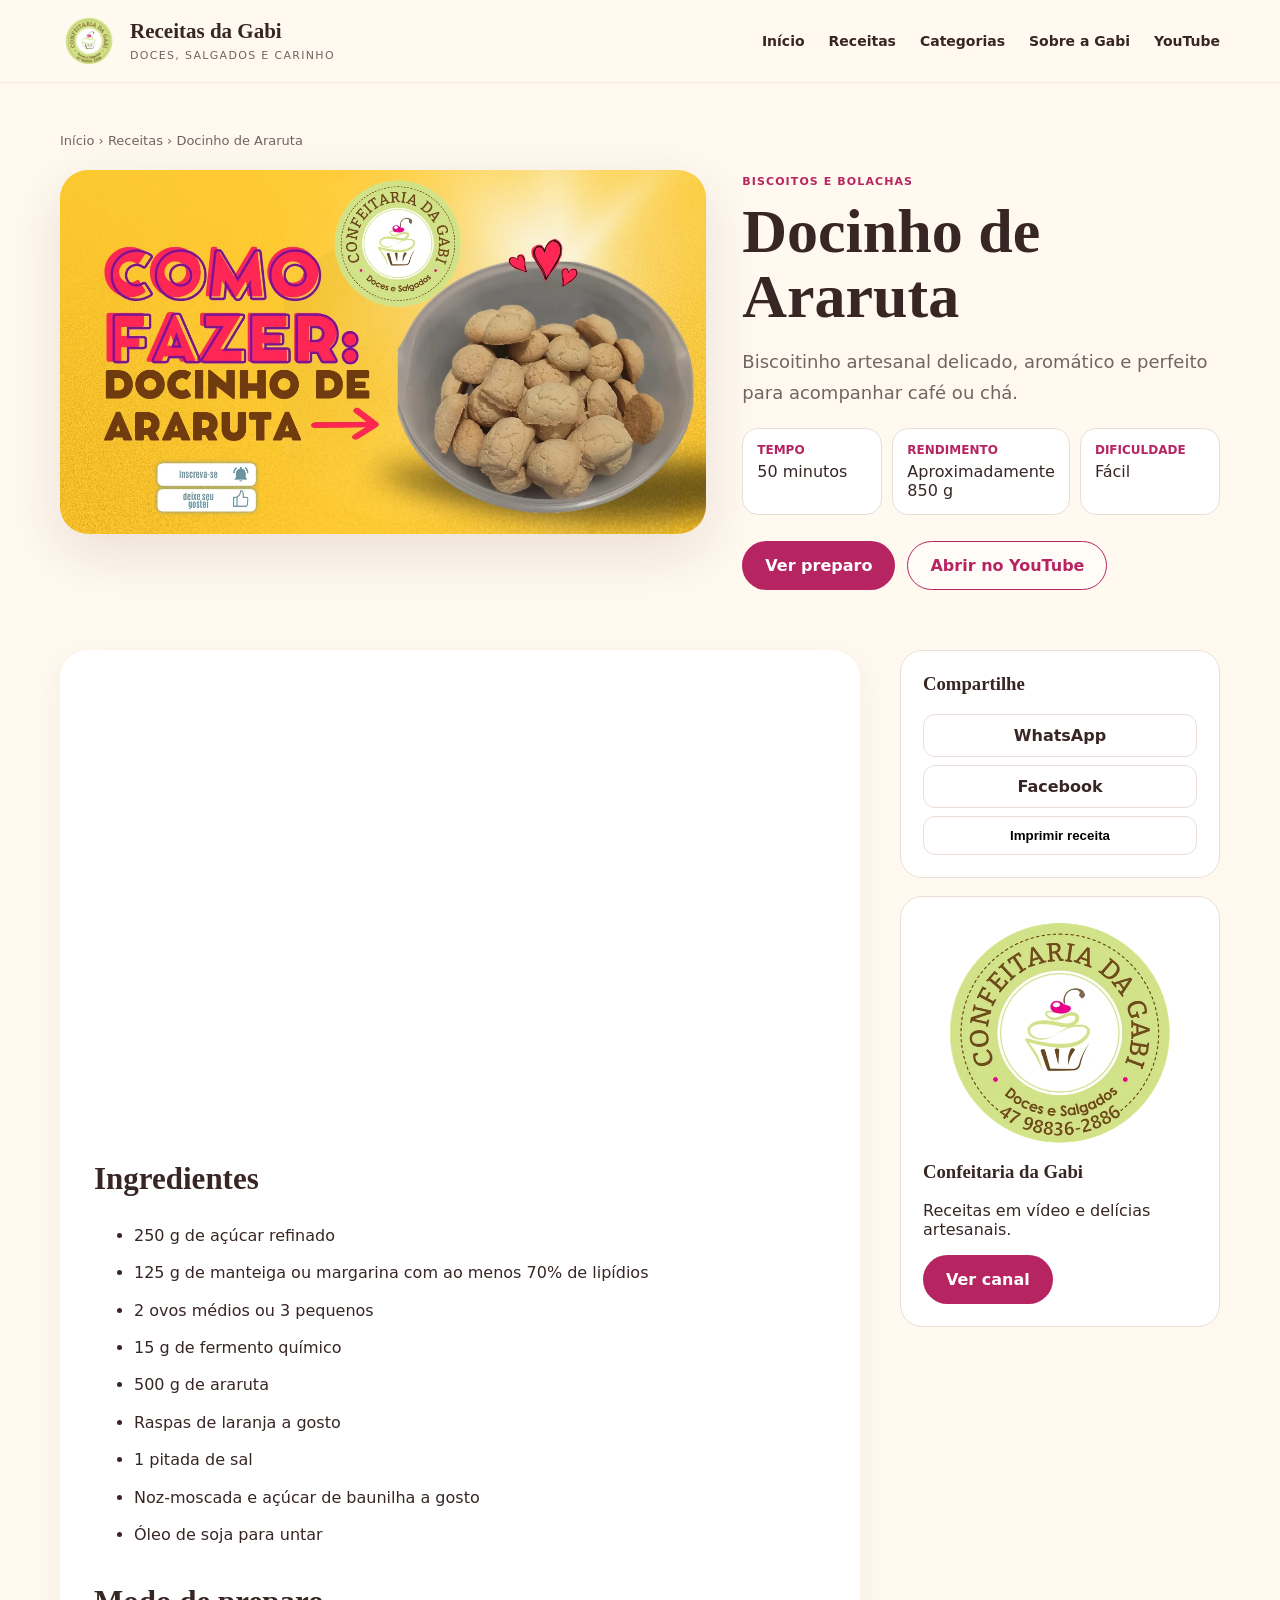
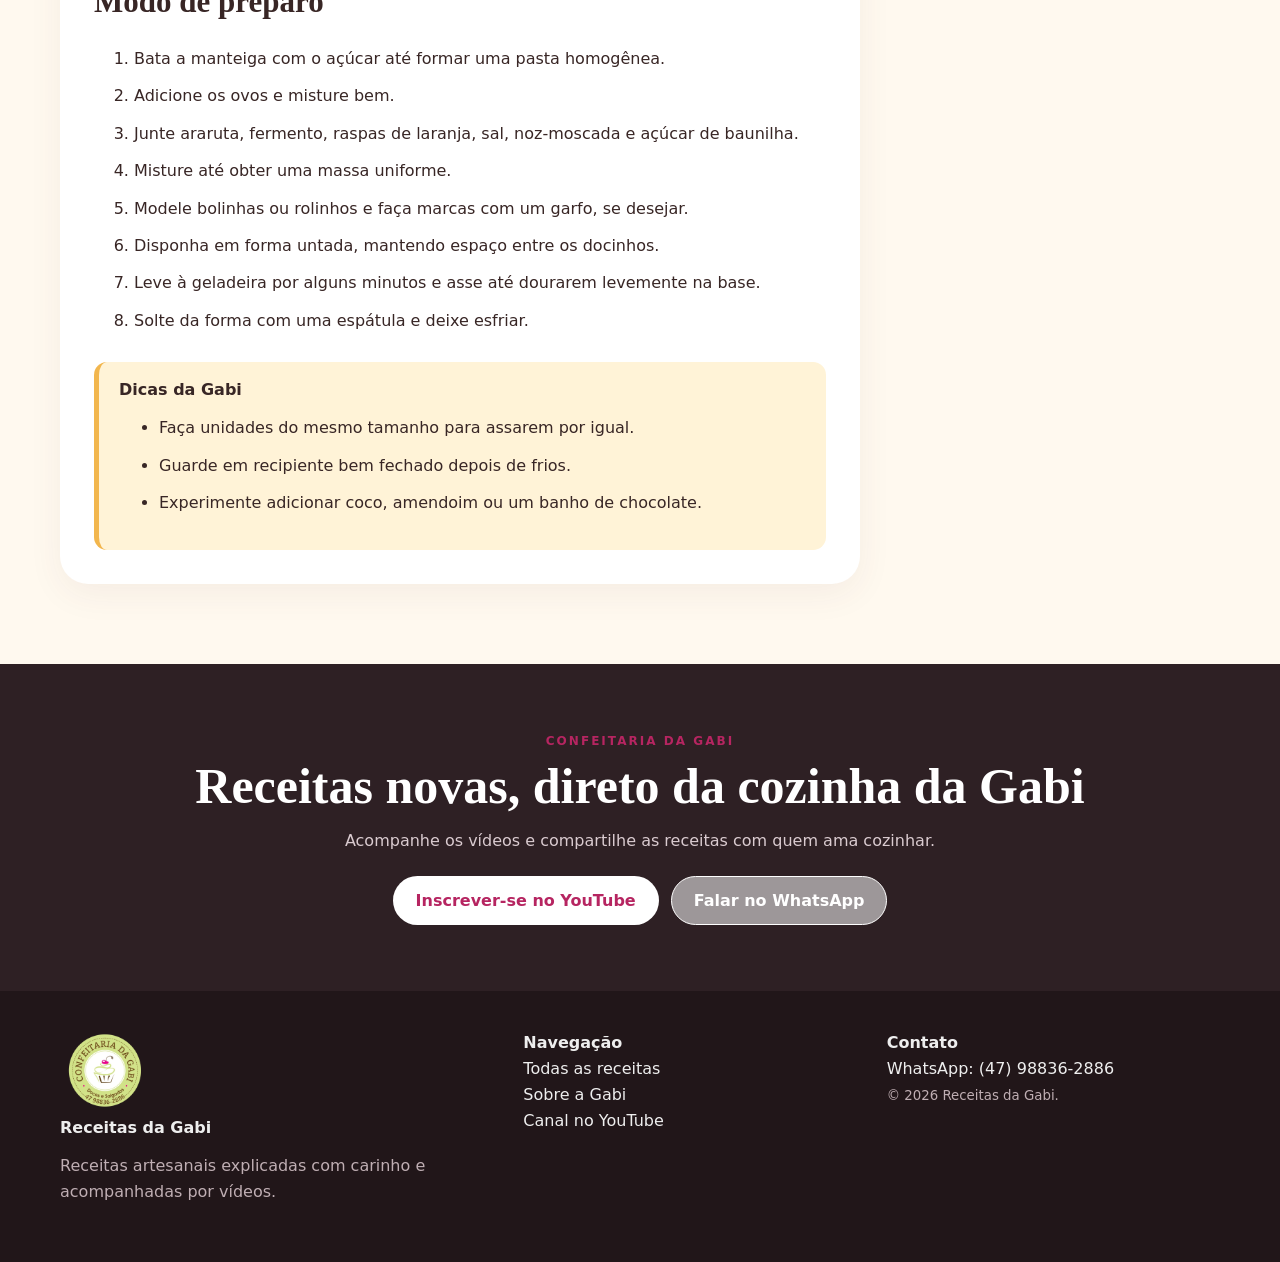
<file: docinho-de-araruta/index.html>
<!doctype html><html lang="pt-BR"><head><meta charset="utf-8"><meta name="viewport" content="width=device-width,initial-scale=1">
<title>Docinho de Araruta | Receitas da Gabi</title><meta name="description" content="Docinho de araruta artesanal, fácil de preparar, delicado e perfeito para o café da tarde."><link rel="canonical" href="https://receitasdagabi.com.br/docinho-de-araruta/">
<meta property="og:type" content="website"><meta property="og:title" content="Docinho de Araruta | Receitas da Gabi"><meta property="og:description" content="Docinho de araruta artesanal, fácil de preparar, delicado e perfeito para o café da tarde."><meta property="og:url" content="https://receitasdagabi.com.br/docinho-de-araruta/"><meta property="og:image" content="https://receitasdagabi.com.br/assets/images/docinho-araruta.webp">
<meta name="theme-color" content="#b62561"><link rel="stylesheet" href="../assets/css/style.css"><link rel="icon" href="../assets/images/logo.webp"><script type="application/ld+json">{"@context": "https://schema.org", "@type": "Recipe", "name": "Docinho de Araruta", "description": "Biscoitinho artesanal delicado, aromático e perfeito para acompanhar café ou chá.", "image": ["https://receitasdagabi.com.br/assets/images/docinho-araruta.webp"], "author": {"@type": "Person", "name": "Gabi"}, "recipeCategory": "Biscoitos e Bolachas", "recipeYield": "Aproximadamente 850 g", "recipeIngredient": ["250 g de açúcar refinado", "125 g de manteiga ou margarina com ao menos 70% de lipídios", "2 ovos médios ou 3 pequenos", "15 g de fermento químico", "500 g de araruta", "Raspas de laranja a gosto", "1 pitada de sal", "Noz-moscada e açúcar de baunilha a gosto", "Óleo de soja para untar"], "recipeInstructions": [{"@type": "HowToStep", "text": "Bata a manteiga com o açúcar até formar uma pasta homogênea."}, {"@type": "HowToStep", "text": "Adicione os ovos e misture bem."}, {"@type": "HowToStep", "text": "Junte araruta, fermento, raspas de laranja, sal, noz-moscada e açúcar de baunilha."}, {"@type": "HowToStep", "text": "Misture até obter uma massa uniforme."}, {"@type": "HowToStep", "text": "Modele bolinhas ou rolinhos e faça marcas com um garfo, se desejar."}, {"@type": "HowToStep", "text": "Disponha em forma untada, mantendo espaço entre os docinhos."}, {"@type": "HowToStep", "text": "Leve à geladeira por alguns minutos e asse até dourarem levemente na base."}, {"@type": "HowToStep", "text": "Solte da forma com uma espátula e deixe esfriar."}], "video": {"@type": "VideoObject", "name": "Docinho de Araruta", "description": "Biscoitinho artesanal delicado, aromático e perfeito para acompanhar café ou chá.", "thumbnailUrl": ["https://i.ytimg.com/vi/dv1ytwVCBo4/maxresdefault.jpg"], "contentUrl": "https://www.youtube.com/watch?v=dv1ytwVCBo4", "embedUrl": "https://www.youtube.com/embed/dv1ytwVCBo4"}}</script></head><body>
<header class="site-header"><div class="container header-inner">
<a class="brand" href="../"><img src="../assets/images/logo.webp" alt="Logo Confeitaria da Gabi"><span><strong>Receitas da Gabi</strong><small>Doces, salgados e carinho</small></span></a>
<button class="menu" aria-label="Abrir menu" aria-expanded="false">☰</button>
<nav class="nav"><a href="../">Início</a><a href="../receitas/">Receitas</a><a href="../#categorias">Categorias</a><a href="../sobre/">Sobre a Gabi</a><a href="https://youtube.com/@confeitariadagabi" target="_blank" rel="noopener">YouTube</a></nav>
</div></header><main><section class="recipe-hero"><div class="container"><div class="breadcrumbs"><a href="../">Início</a> › <a href="../receitas/">Receitas</a> › Docinho de Araruta</div><div class="recipe-layout"><img class="recipe-cover" src="../assets/images/docinho-araruta.webp" alt="Docinho de Araruta"><div class="recipe-title"><span class="tag">Biscoitos e Bolachas</span><h1>Docinho de Araruta</h1><p>Biscoitinho artesanal delicado, aromático e perfeito para acompanhar café ou chá.</p><div class="info-box"><div><b>Tempo</b>50 minutos</div><div><b>Rendimento</b>Aproximadamente 850 g</div><div><b>Dificuldade</b>Fácil</div></div><div class="actions"><a class="btn primary" href="#preparo">Ver preparo</a><a class="btn outline" href="https://www.youtube.com/watch?v=dv1ytwVCBo4" target="_blank" rel="noopener">Abrir no YouTube</a></div></div></div></div></section>
<section class="recipe-main" id="preparo"><div class="container recipe-columns"><article class="recipe-content"><iframe class="video" src="https://www.youtube-nocookie.com/embed/dv1ytwVCBo4" title="Docinho de Araruta" loading="lazy" allow="accelerometer; autoplay; clipboard-write; encrypted-media; gyroscope; picture-in-picture; web-share" allowfullscreen></iframe><h2>Ingredientes</h2><ul><li>250 g de açúcar refinado</li><li>125 g de manteiga ou margarina com ao menos 70% de lipídios</li><li>2 ovos médios ou 3 pequenos</li><li>15 g de fermento químico</li><li>500 g de araruta</li><li>Raspas de laranja a gosto</li><li>1 pitada de sal</li><li>Noz-moscada e açúcar de baunilha a gosto</li><li>Óleo de soja para untar</li></ul><h2>Modo de preparo</h2><ol><li>Bata a manteiga com o açúcar até formar uma pasta homogênea.</li><li>Adicione os ovos e misture bem.</li><li>Junte araruta, fermento, raspas de laranja, sal, noz-moscada e açúcar de baunilha.</li><li>Misture até obter uma massa uniforme.</li><li>Modele bolinhas ou rolinhos e faça marcas com um garfo, se desejar.</li><li>Disponha em forma untada, mantendo espaço entre os docinhos.</li><li>Leve à geladeira por alguns minutos e asse até dourarem levemente na base.</li><li>Solte da forma com uma espátula e deixe esfriar.</li></ol><div class="tipbox"><strong>Dicas da Gabi</strong><ul><li>Faça unidades do mesmo tamanho para assarem por igual.</li><li>Guarde em recipiente bem fechado depois de frios.</li><li>Experimente adicionar coco, amendoim ou um banho de chocolate.</li></ul></div></article>
<aside class="sidebar"><div class="side-card"><h3>Compartilhe</h3><div class="share"><a href="https://wa.me/?text=Docinho de Araruta%20https://receitasdagabi.com.br/docinho-de-araruta/" target="_blank">WhatsApp</a><a href="https://www.facebook.com/sharer/sharer.php?u=https://receitasdagabi.com.br/docinho-de-araruta/" target="_blank">Facebook</a><button class="print-btn">Imprimir receita</button></div></div><div class="side-card"><img src="../assets/images/logo.webp" alt="Confeitaria da Gabi"><h3>Confeitaria da Gabi</h3><p>Receitas em vídeo e delícias artesanais.</p><a class="btn primary" href="https://youtube.com/@confeitariadagabi">Ver canal</a></div></aside></div></section></main>
<section class="cta"><div class="container"><span class="eyebrow">Confeitaria da Gabi</span><h2>Receitas novas, direto da cozinha da Gabi</h2><p>Acompanhe os vídeos e compartilhe as receitas com quem ama cozinhar.</p><div class="actions"><a class="btn light" href="https://youtube.com/@confeitariadagabi" target="_blank" rel="noopener">Inscrever-se no YouTube</a><a class="btn outline" style="border-color:#fff;color:#fff" href="https://wa.me/5547988362886" target="_blank" rel="noopener">Falar no WhatsApp</a></div></div></section>
<footer><div class="container footer-grid"><div><img class="footer-logo" src="../assets/images/logo.webp" alt=""><strong>Receitas da Gabi</strong><p>Receitas artesanais explicadas com carinho e acompanhadas por vídeos.</p></div><div><strong>Navegação</strong><a href="../receitas/">Todas as receitas</a><a href="../sobre/">Sobre a Gabi</a><a href="https://youtube.com/@confeitariadagabi">Canal no YouTube</a></div><div><strong>Contato</strong><a href="https://wa.me/5547988362886">WhatsApp: (47) 98836-2886</a><small>© <span data-year></span> Receitas da Gabi.</small></div></div></footer>
<script src="../assets/js/app.js"></script></body></html>
</file>
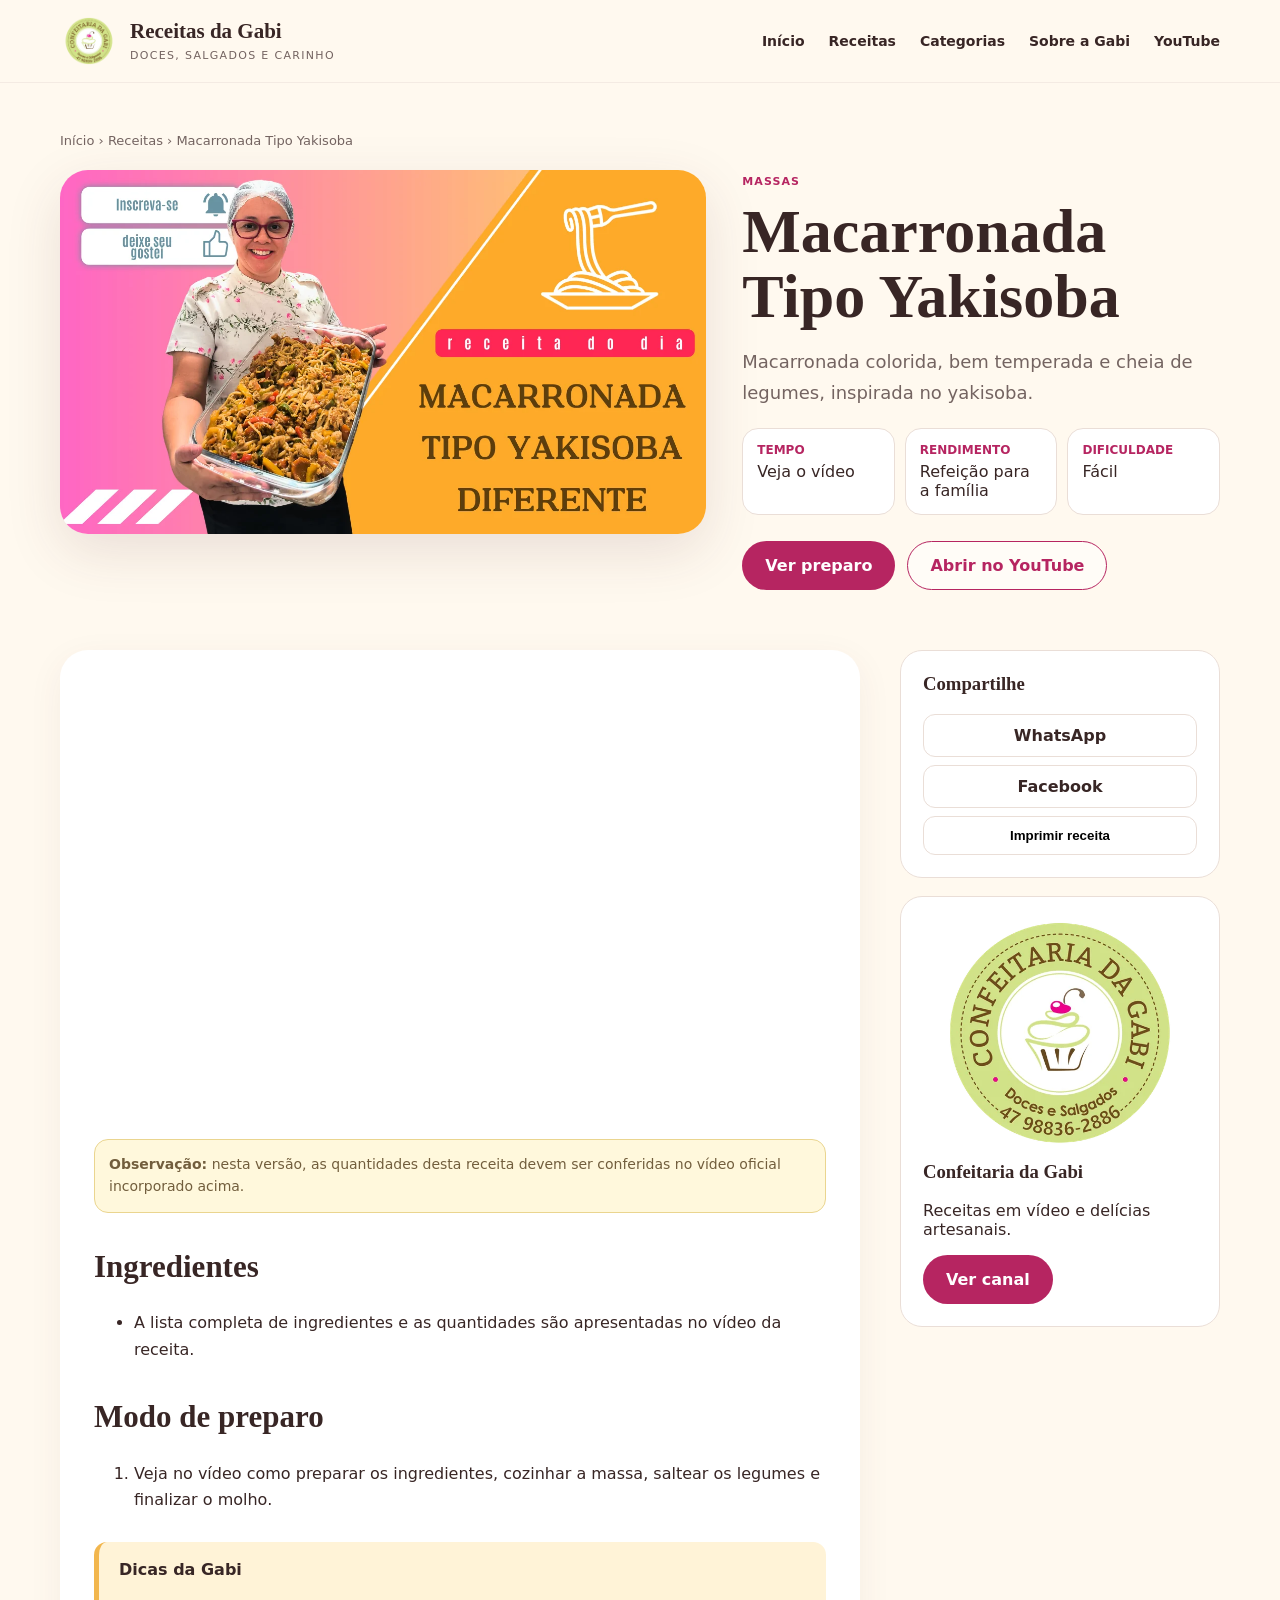
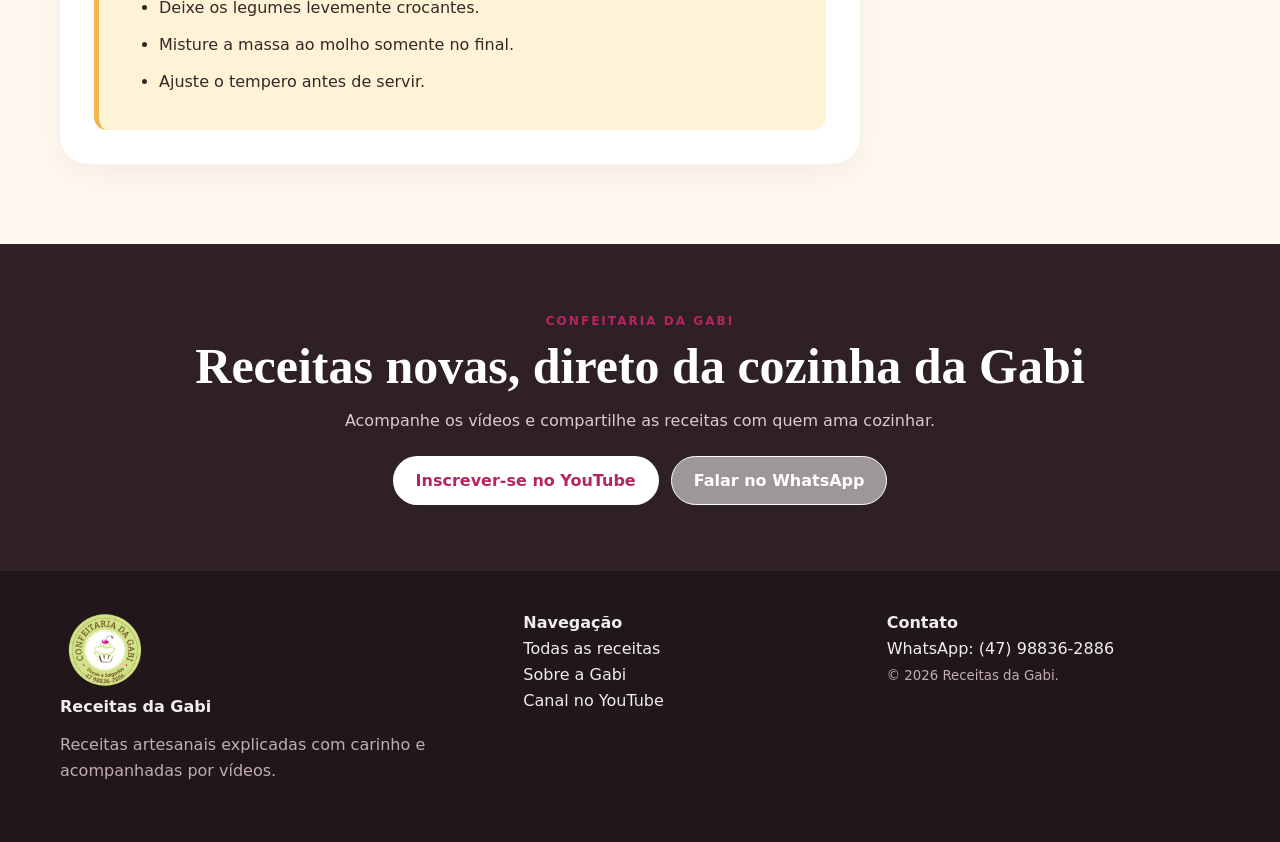
<file: macarronada-tipo-yakisoba/index.html>
<!doctype html><html lang="pt-BR"><head><meta charset="utf-8"><meta name="viewport" content="width=device-width,initial-scale=1">
<title>Macarronada Tipo Yakisoba | Receitas da Gabi</title><meta name="description" content="Macarronada tipo yakisoba prática, colorida e deliciosa, com passo a passo em vídeo."><link rel="canonical" href="https://receitasdagabi.com.br/macarronada-tipo-yakisoba/">
<meta property="og:type" content="website"><meta property="og:title" content="Macarronada Tipo Yakisoba | Receitas da Gabi"><meta property="og:description" content="Macarronada tipo yakisoba prática, colorida e deliciosa, com passo a passo em vídeo."><meta property="og:url" content="https://receitasdagabi.com.br/macarronada-tipo-yakisoba/"><meta property="og:image" content="https://receitasdagabi.com.br/assets/images/yakisoba.webp">
<meta name="theme-color" content="#b62561"><link rel="stylesheet" href="../assets/css/style.css"><link rel="icon" href="../assets/images/logo.webp"><script type="application/ld+json">{"@context": "https://schema.org", "@type": "Recipe", "name": "Macarronada Tipo Yakisoba", "description": "Macarronada colorida, bem temperada e cheia de legumes, inspirada no yakisoba.", "image": ["https://receitasdagabi.com.br/assets/images/yakisoba.webp"], "author": {"@type": "Person", "name": "Gabi"}, "recipeCategory": "Massas", "recipeYield": "Refeição para a família", "recipeIngredient": ["A lista completa de ingredientes e as quantidades são apresentadas no vídeo da receita."], "recipeInstructions": [{"@type": "HowToStep", "text": "Veja no vídeo como preparar os ingredientes, cozinhar a massa, saltear os legumes e finalizar o molho."}], "video": {"@type": "VideoObject", "name": "Macarronada Tipo Yakisoba", "description": "Macarronada colorida, bem temperada e cheia de legumes, inspirada no yakisoba.", "thumbnailUrl": ["https://i.ytimg.com/vi/Um3f-D55Tew/maxresdefault.jpg"], "contentUrl": "https://www.youtube.com/watch?v=Um3f-D55Tew", "embedUrl": "https://www.youtube.com/embed/Um3f-D55Tew"}}</script></head><body>
<header class="site-header"><div class="container header-inner">
<a class="brand" href="../"><img src="../assets/images/logo.webp" alt="Logo Confeitaria da Gabi"><span><strong>Receitas da Gabi</strong><small>Doces, salgados e carinho</small></span></a>
<button class="menu" aria-label="Abrir menu" aria-expanded="false">☰</button>
<nav class="nav"><a href="../">Início</a><a href="../receitas/">Receitas</a><a href="../#categorias">Categorias</a><a href="../sobre/">Sobre a Gabi</a><a href="https://youtube.com/@confeitariadagabi" target="_blank" rel="noopener">YouTube</a></nav>
</div></header><main><section class="recipe-hero"><div class="container"><div class="breadcrumbs"><a href="../">Início</a> › <a href="../receitas/">Receitas</a> › Macarronada Tipo Yakisoba</div><div class="recipe-layout"><img class="recipe-cover" src="../assets/images/yakisoba.webp" alt="Macarronada Tipo Yakisoba"><div class="recipe-title"><span class="tag">Massas</span><h1>Macarronada Tipo Yakisoba</h1><p>Macarronada colorida, bem temperada e cheia de legumes, inspirada no yakisoba.</p><div class="info-box"><div><b>Tempo</b>Veja o vídeo</div><div><b>Rendimento</b>Refeição para a família</div><div><b>Dificuldade</b>Fácil</div></div><div class="actions"><a class="btn primary" href="#preparo">Ver preparo</a><a class="btn outline" href="https://www.youtube.com/watch?v=Um3f-D55Tew" target="_blank" rel="noopener">Abrir no YouTube</a></div></div></div></div></section>
<section class="recipe-main" id="preparo"><div class="container recipe-columns"><article class="recipe-content"><iframe class="video" src="https://www.youtube-nocookie.com/embed/Um3f-D55Tew" title="Macarronada Tipo Yakisoba" loading="lazy" allow="accelerometer; autoplay; clipboard-write; encrypted-media; gyroscope; picture-in-picture; web-share" allowfullscreen></iframe><p class="notice"><strong>Observação:</strong> nesta versão, as quantidades desta receita devem ser conferidas no vídeo oficial incorporado acima.</p><h2>Ingredientes</h2><ul><li>A lista completa de ingredientes e as quantidades são apresentadas no vídeo da receita.</li></ul><h2>Modo de preparo</h2><ol><li>Veja no vídeo como preparar os ingredientes, cozinhar a massa, saltear os legumes e finalizar o molho.</li></ol><div class="tipbox"><strong>Dicas da Gabi</strong><ul><li>Deixe os legumes levemente crocantes.</li><li>Misture a massa ao molho somente no final.</li><li>Ajuste o tempero antes de servir.</li></ul></div></article>
<aside class="sidebar"><div class="side-card"><h3>Compartilhe</h3><div class="share"><a href="https://wa.me/?text=Macarronada Tipo Yakisoba%20https://receitasdagabi.com.br/macarronada-tipo-yakisoba/" target="_blank">WhatsApp</a><a href="https://www.facebook.com/sharer/sharer.php?u=https://receitasdagabi.com.br/macarronada-tipo-yakisoba/" target="_blank">Facebook</a><button class="print-btn">Imprimir receita</button></div></div><div class="side-card"><img src="../assets/images/logo.webp" alt="Confeitaria da Gabi"><h3>Confeitaria da Gabi</h3><p>Receitas em vídeo e delícias artesanais.</p><a class="btn primary" href="https://youtube.com/@confeitariadagabi">Ver canal</a></div></aside></div></section></main>
<section class="cta"><div class="container"><span class="eyebrow">Confeitaria da Gabi</span><h2>Receitas novas, direto da cozinha da Gabi</h2><p>Acompanhe os vídeos e compartilhe as receitas com quem ama cozinhar.</p><div class="actions"><a class="btn light" href="https://youtube.com/@confeitariadagabi" target="_blank" rel="noopener">Inscrever-se no YouTube</a><a class="btn outline" style="border-color:#fff;color:#fff" href="https://wa.me/5547988362886" target="_blank" rel="noopener">Falar no WhatsApp</a></div></div></section>
<footer><div class="container footer-grid"><div><img class="footer-logo" src="../assets/images/logo.webp" alt=""><strong>Receitas da Gabi</strong><p>Receitas artesanais explicadas com carinho e acompanhadas por vídeos.</p></div><div><strong>Navegação</strong><a href="../receitas/">Todas as receitas</a><a href="../sobre/">Sobre a Gabi</a><a href="https://youtube.com/@confeitariadagabi">Canal no YouTube</a></div><div><strong>Contato</strong><a href="https://wa.me/5547988362886">WhatsApp: (47) 98836-2886</a><small>© <span data-year></span> Receitas da Gabi.</small></div></div></footer>
<script src="../assets/js/app.js"></script></body></html>
</file>
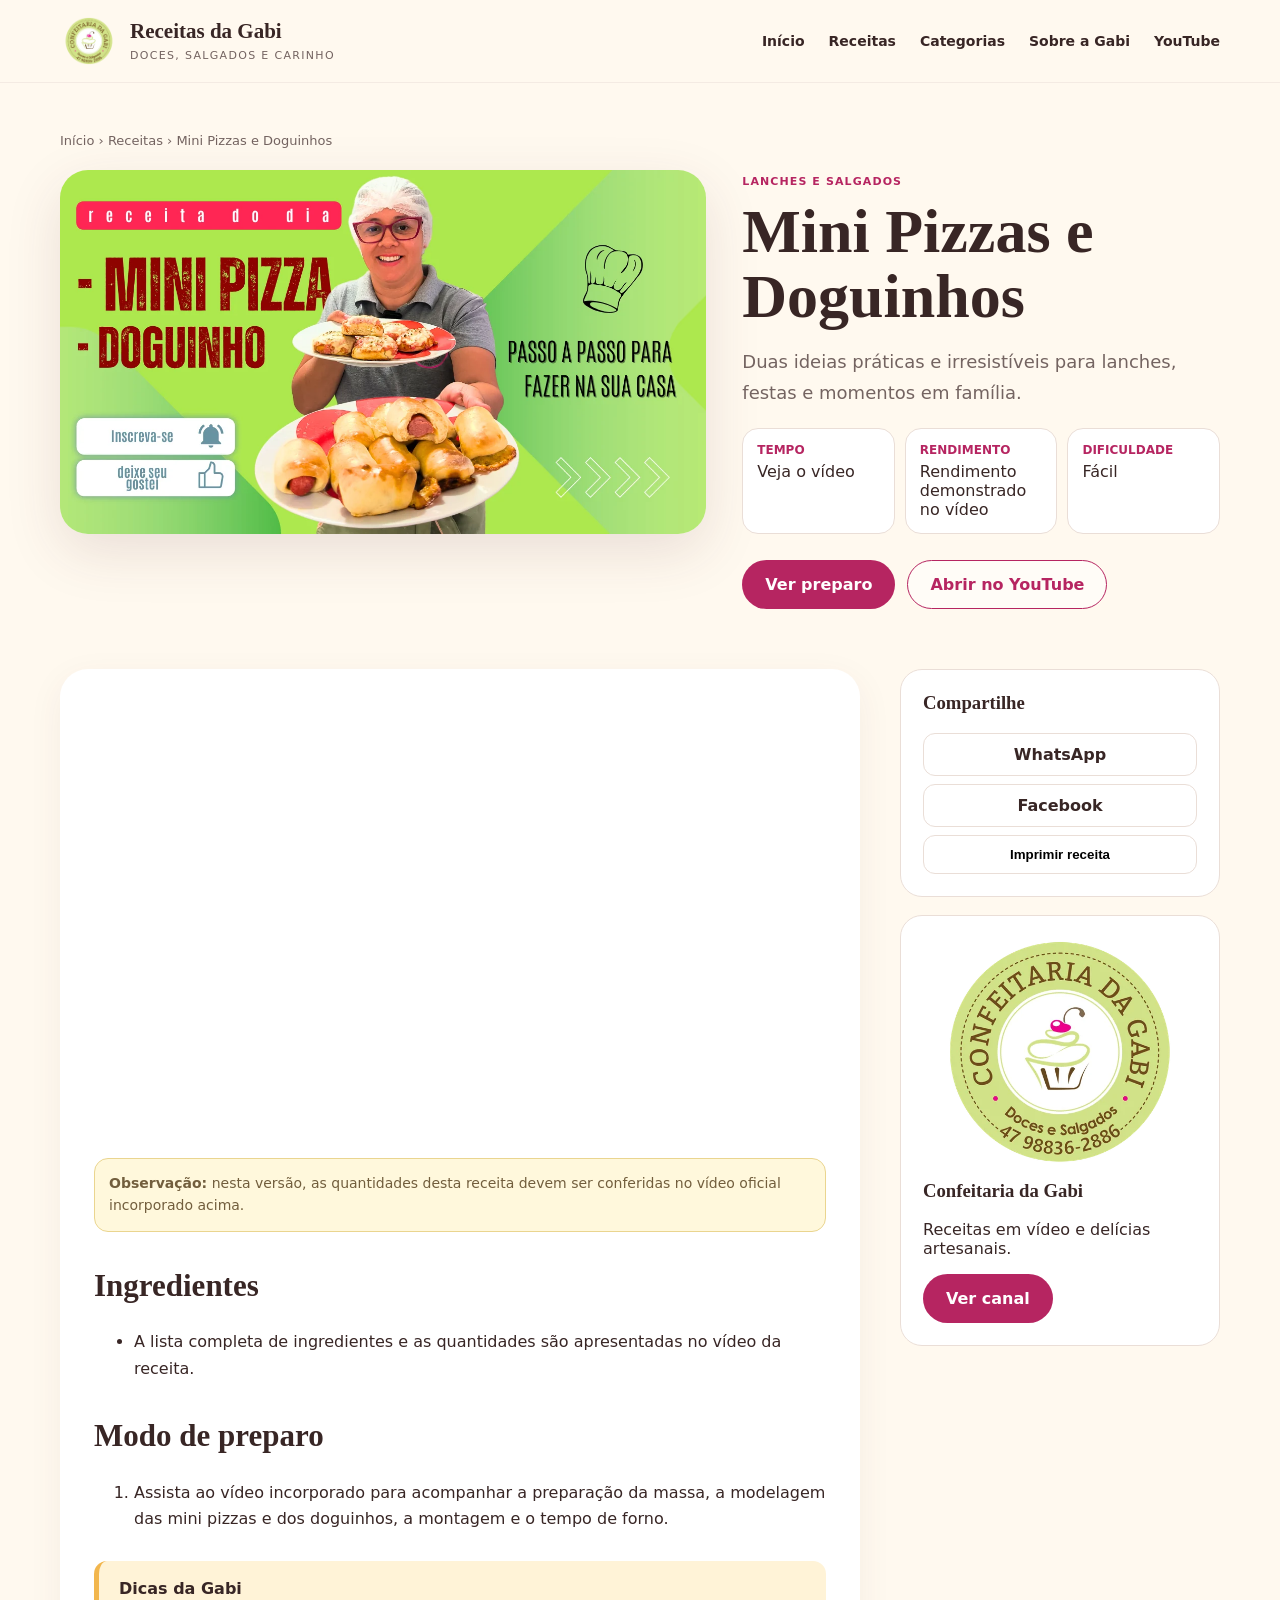
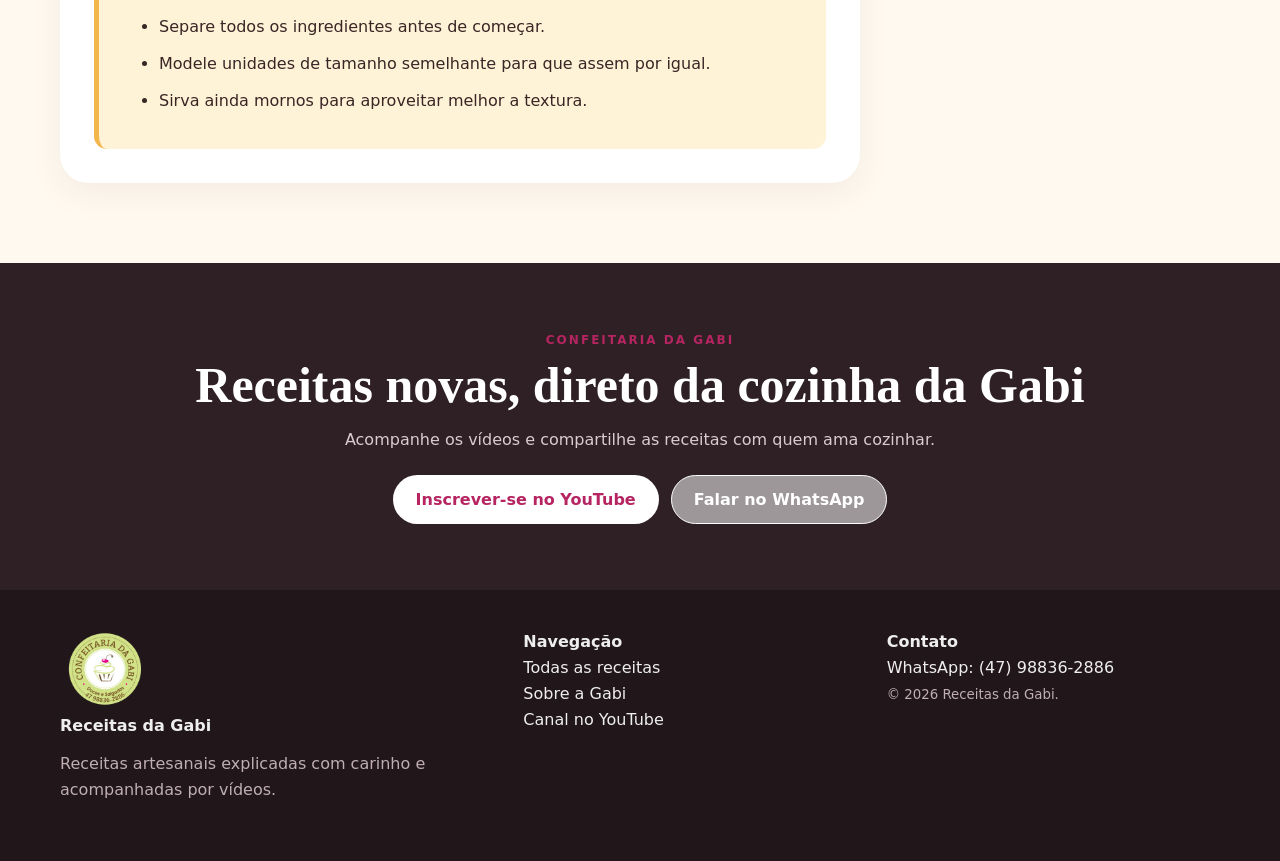
<file: mini-pizzas-e-doguinhos/index.html>
<!doctype html><html lang="pt-BR"><head><meta charset="utf-8"><meta name="viewport" content="width=device-width,initial-scale=1">
<title>Mini Pizzas e Doguinhos | Receitas da Gabi</title><meta name="description" content="Mini pizzas e doguinhos fáceis: veja o passo a passo em vídeo da Confeitaria da Gabi."><link rel="canonical" href="https://receitasdagabi.com.br/mini-pizzas-e-doguinhos/">
<meta property="og:type" content="website"><meta property="og:title" content="Mini Pizzas e Doguinhos | Receitas da Gabi"><meta property="og:description" content="Mini pizzas e doguinhos fáceis: veja o passo a passo em vídeo da Confeitaria da Gabi."><meta property="og:url" content="https://receitasdagabi.com.br/mini-pizzas-e-doguinhos/"><meta property="og:image" content="https://receitasdagabi.com.br/assets/images/mini-pizzas.webp">
<meta name="theme-color" content="#b62561"><link rel="stylesheet" href="../assets/css/style.css"><link rel="icon" href="../assets/images/logo.webp"><script type="application/ld+json">{"@context": "https://schema.org", "@type": "Recipe", "name": "Mini Pizzas e Doguinhos", "description": "Duas ideias práticas e irresistíveis para lanches, festas e momentos em família.", "image": ["https://receitasdagabi.com.br/assets/images/mini-pizzas.webp"], "author": {"@type": "Person", "name": "Gabi"}, "recipeCategory": "Lanches e Salgados", "recipeYield": "Rendimento demonstrado no vídeo", "recipeIngredient": ["A lista completa de ingredientes e as quantidades são apresentadas no vídeo da receita."], "recipeInstructions": [{"@type": "HowToStep", "text": "Assista ao vídeo incorporado para acompanhar a preparação da massa, a modelagem das mini pizzas e dos doguinhos, a montagem e o tempo de forno."}], "video": {"@type": "VideoObject", "name": "Mini Pizzas e Doguinhos", "description": "Duas ideias práticas e irresistíveis para lanches, festas e momentos em família.", "thumbnailUrl": ["https://i.ytimg.com/vi/MxQ6fHps83M/maxresdefault.jpg"], "contentUrl": "https://www.youtube.com/watch?v=MxQ6fHps83M", "embedUrl": "https://www.youtube.com/embed/MxQ6fHps83M"}}</script></head><body>
<header class="site-header"><div class="container header-inner">
<a class="brand" href="../"><img src="../assets/images/logo.webp" alt="Logo Confeitaria da Gabi"><span><strong>Receitas da Gabi</strong><small>Doces, salgados e carinho</small></span></a>
<button class="menu" aria-label="Abrir menu" aria-expanded="false">☰</button>
<nav class="nav"><a href="../">Início</a><a href="../receitas/">Receitas</a><a href="../#categorias">Categorias</a><a href="../sobre/">Sobre a Gabi</a><a href="https://youtube.com/@confeitariadagabi" target="_blank" rel="noopener">YouTube</a></nav>
</div></header><main><section class="recipe-hero"><div class="container"><div class="breadcrumbs"><a href="../">Início</a> › <a href="../receitas/">Receitas</a> › Mini Pizzas e Doguinhos</div><div class="recipe-layout"><img class="recipe-cover" src="../assets/images/mini-pizzas.webp" alt="Mini Pizzas e Doguinhos"><div class="recipe-title"><span class="tag">Lanches e Salgados</span><h1>Mini Pizzas e Doguinhos</h1><p>Duas ideias práticas e irresistíveis para lanches, festas e momentos em família.</p><div class="info-box"><div><b>Tempo</b>Veja o vídeo</div><div><b>Rendimento</b>Rendimento demonstrado no vídeo</div><div><b>Dificuldade</b>Fácil</div></div><div class="actions"><a class="btn primary" href="#preparo">Ver preparo</a><a class="btn outline" href="https://www.youtube.com/watch?v=MxQ6fHps83M" target="_blank" rel="noopener">Abrir no YouTube</a></div></div></div></div></section>
<section class="recipe-main" id="preparo"><div class="container recipe-columns"><article class="recipe-content"><iframe class="video" src="https://www.youtube-nocookie.com/embed/MxQ6fHps83M" title="Mini Pizzas e Doguinhos" loading="lazy" allow="accelerometer; autoplay; clipboard-write; encrypted-media; gyroscope; picture-in-picture; web-share" allowfullscreen></iframe><p class="notice"><strong>Observação:</strong> nesta versão, as quantidades desta receita devem ser conferidas no vídeo oficial incorporado acima.</p><h2>Ingredientes</h2><ul><li>A lista completa de ingredientes e as quantidades são apresentadas no vídeo da receita.</li></ul><h2>Modo de preparo</h2><ol><li>Assista ao vídeo incorporado para acompanhar a preparação da massa, a modelagem das mini pizzas e dos doguinhos, a montagem e o tempo de forno.</li></ol><div class="tipbox"><strong>Dicas da Gabi</strong><ul><li>Separe todos os ingredientes antes de começar.</li><li>Modele unidades de tamanho semelhante para que assem por igual.</li><li>Sirva ainda mornos para aproveitar melhor a textura.</li></ul></div></article>
<aside class="sidebar"><div class="side-card"><h3>Compartilhe</h3><div class="share"><a href="https://wa.me/?text=Mini Pizzas e Doguinhos%20https://receitasdagabi.com.br/mini-pizzas-e-doguinhos/" target="_blank">WhatsApp</a><a href="https://www.facebook.com/sharer/sharer.php?u=https://receitasdagabi.com.br/mini-pizzas-e-doguinhos/" target="_blank">Facebook</a><button class="print-btn">Imprimir receita</button></div></div><div class="side-card"><img src="../assets/images/logo.webp" alt="Confeitaria da Gabi"><h3>Confeitaria da Gabi</h3><p>Receitas em vídeo e delícias artesanais.</p><a class="btn primary" href="https://youtube.com/@confeitariadagabi">Ver canal</a></div></aside></div></section></main>
<section class="cta"><div class="container"><span class="eyebrow">Confeitaria da Gabi</span><h2>Receitas novas, direto da cozinha da Gabi</h2><p>Acompanhe os vídeos e compartilhe as receitas com quem ama cozinhar.</p><div class="actions"><a class="btn light" href="https://youtube.com/@confeitariadagabi" target="_blank" rel="noopener">Inscrever-se no YouTube</a><a class="btn outline" style="border-color:#fff;color:#fff" href="https://wa.me/5547988362886" target="_blank" rel="noopener">Falar no WhatsApp</a></div></div></section>
<footer><div class="container footer-grid"><div><img class="footer-logo" src="../assets/images/logo.webp" alt=""><strong>Receitas da Gabi</strong><p>Receitas artesanais explicadas com carinho e acompanhadas por vídeos.</p></div><div><strong>Navegação</strong><a href="../receitas/">Todas as receitas</a><a href="../sobre/">Sobre a Gabi</a><a href="https://youtube.com/@confeitariadagabi">Canal no YouTube</a></div><div><strong>Contato</strong><a href="https://wa.me/5547988362886">WhatsApp: (47) 98836-2886</a><small>© <span data-year></span> Receitas da Gabi.</small></div></div></footer>
<script src="../assets/js/app.js"></script></body></html>
</file>
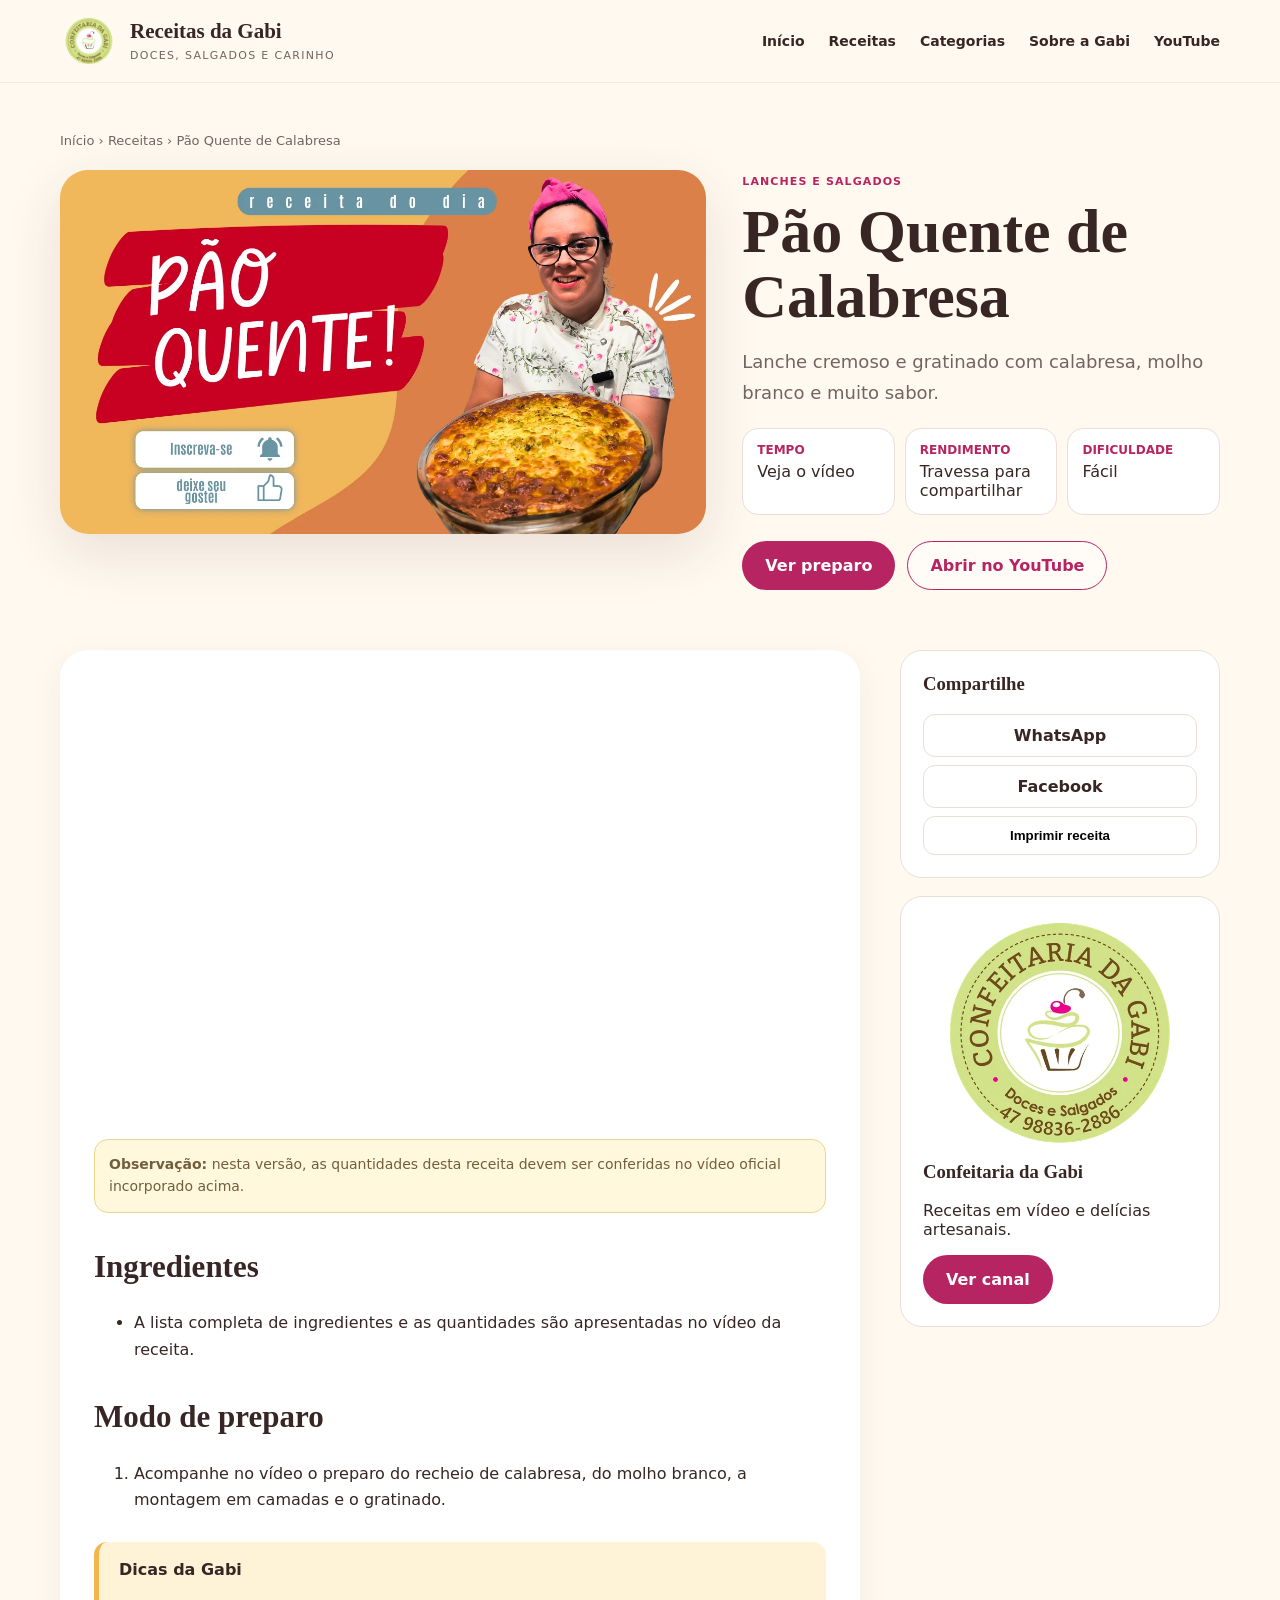
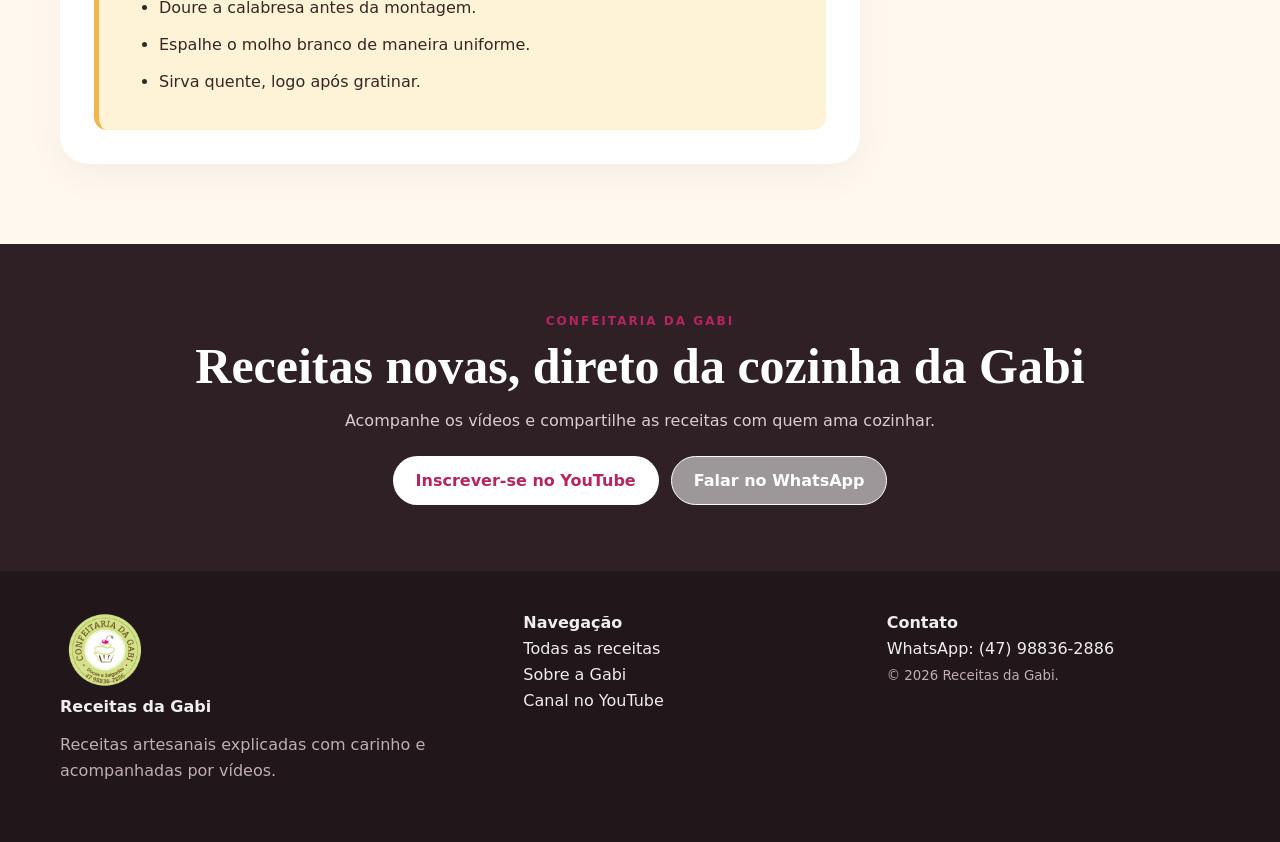
<file: pao-quente-de-calabresa/index.html>
<!doctype html><html lang="pt-BR"><head><meta charset="utf-8"><meta name="viewport" content="width=device-width,initial-scale=1">
<title>Pão Quente de Calabresa | Receitas da Gabi</title><meta name="description" content="Pão quente de calabresa com molho branco: lanche cremoso, gratinado e fácil de fazer."><link rel="canonical" href="https://receitasdagabi.com.br/pao-quente-de-calabresa/">
<meta property="og:type" content="website"><meta property="og:title" content="Pão Quente de Calabresa | Receitas da Gabi"><meta property="og:description" content="Pão quente de calabresa com molho branco: lanche cremoso, gratinado e fácil de fazer."><meta property="og:url" content="https://receitasdagabi.com.br/pao-quente-de-calabresa/"><meta property="og:image" content="https://receitasdagabi.com.br/assets/images/pao-quente.webp">
<meta name="theme-color" content="#b62561"><link rel="stylesheet" href="../assets/css/style.css"><link rel="icon" href="../assets/images/logo.webp"><script type="application/ld+json">{"@context": "https://schema.org", "@type": "Recipe", "name": "Pão Quente de Calabresa", "description": "Lanche cremoso e gratinado com calabresa, molho branco e muito sabor.", "image": ["https://receitasdagabi.com.br/assets/images/pao-quente.webp"], "author": {"@type": "Person", "name": "Gabi"}, "recipeCategory": "Lanches e Salgados", "recipeYield": "Travessa para compartilhar", "recipeIngredient": ["A lista completa de ingredientes e as quantidades são apresentadas no vídeo da receita."], "recipeInstructions": [{"@type": "HowToStep", "text": "Acompanhe no vídeo o preparo do recheio de calabresa, do molho branco, a montagem em camadas e o gratinado."}], "video": {"@type": "VideoObject", "name": "Pão Quente de Calabresa", "description": "Lanche cremoso e gratinado com calabresa, molho branco e muito sabor.", "thumbnailUrl": ["https://i.ytimg.com/vi/M6FCwwo7TLs/maxresdefault.jpg"], "contentUrl": "https://www.youtube.com/watch?v=M6FCwwo7TLs", "embedUrl": "https://www.youtube.com/embed/M6FCwwo7TLs"}}</script></head><body>
<header class="site-header"><div class="container header-inner">
<a class="brand" href="../"><img src="../assets/images/logo.webp" alt="Logo Confeitaria da Gabi"><span><strong>Receitas da Gabi</strong><small>Doces, salgados e carinho</small></span></a>
<button class="menu" aria-label="Abrir menu" aria-expanded="false">☰</button>
<nav class="nav"><a href="../">Início</a><a href="../receitas/">Receitas</a><a href="../#categorias">Categorias</a><a href="../sobre/">Sobre a Gabi</a><a href="https://youtube.com/@confeitariadagabi" target="_blank" rel="noopener">YouTube</a></nav>
</div></header><main><section class="recipe-hero"><div class="container"><div class="breadcrumbs"><a href="../">Início</a> › <a href="../receitas/">Receitas</a> › Pão Quente de Calabresa</div><div class="recipe-layout"><img class="recipe-cover" src="../assets/images/pao-quente.webp" alt="Pão Quente de Calabresa"><div class="recipe-title"><span class="tag">Lanches e Salgados</span><h1>Pão Quente de Calabresa</h1><p>Lanche cremoso e gratinado com calabresa, molho branco e muito sabor.</p><div class="info-box"><div><b>Tempo</b>Veja o vídeo</div><div><b>Rendimento</b>Travessa para compartilhar</div><div><b>Dificuldade</b>Fácil</div></div><div class="actions"><a class="btn primary" href="#preparo">Ver preparo</a><a class="btn outline" href="https://www.youtube.com/watch?v=M6FCwwo7TLs" target="_blank" rel="noopener">Abrir no YouTube</a></div></div></div></div></section>
<section class="recipe-main" id="preparo"><div class="container recipe-columns"><article class="recipe-content"><iframe class="video" src="https://www.youtube-nocookie.com/embed/M6FCwwo7TLs" title="Pão Quente de Calabresa" loading="lazy" allow="accelerometer; autoplay; clipboard-write; encrypted-media; gyroscope; picture-in-picture; web-share" allowfullscreen></iframe><p class="notice"><strong>Observação:</strong> nesta versão, as quantidades desta receita devem ser conferidas no vídeo oficial incorporado acima.</p><h2>Ingredientes</h2><ul><li>A lista completa de ingredientes e as quantidades são apresentadas no vídeo da receita.</li></ul><h2>Modo de preparo</h2><ol><li>Acompanhe no vídeo o preparo do recheio de calabresa, do molho branco, a montagem em camadas e o gratinado.</li></ol><div class="tipbox"><strong>Dicas da Gabi</strong><ul><li>Doure a calabresa antes da montagem.</li><li>Espalhe o molho branco de maneira uniforme.</li><li>Sirva quente, logo após gratinar.</li></ul></div></article>
<aside class="sidebar"><div class="side-card"><h3>Compartilhe</h3><div class="share"><a href="https://wa.me/?text=Pão Quente de Calabresa%20https://receitasdagabi.com.br/pao-quente-de-calabresa/" target="_blank">WhatsApp</a><a href="https://www.facebook.com/sharer/sharer.php?u=https://receitasdagabi.com.br/pao-quente-de-calabresa/" target="_blank">Facebook</a><button class="print-btn">Imprimir receita</button></div></div><div class="side-card"><img src="../assets/images/logo.webp" alt="Confeitaria da Gabi"><h3>Confeitaria da Gabi</h3><p>Receitas em vídeo e delícias artesanais.</p><a class="btn primary" href="https://youtube.com/@confeitariadagabi">Ver canal</a></div></aside></div></section></main>
<section class="cta"><div class="container"><span class="eyebrow">Confeitaria da Gabi</span><h2>Receitas novas, direto da cozinha da Gabi</h2><p>Acompanhe os vídeos e compartilhe as receitas com quem ama cozinhar.</p><div class="actions"><a class="btn light" href="https://youtube.com/@confeitariadagabi" target="_blank" rel="noopener">Inscrever-se no YouTube</a><a class="btn outline" style="border-color:#fff;color:#fff" href="https://wa.me/5547988362886" target="_blank" rel="noopener">Falar no WhatsApp</a></div></div></section>
<footer><div class="container footer-grid"><div><img class="footer-logo" src="../assets/images/logo.webp" alt=""><strong>Receitas da Gabi</strong><p>Receitas artesanais explicadas com carinho e acompanhadas por vídeos.</p></div><div><strong>Navegação</strong><a href="../receitas/">Todas as receitas</a><a href="../sobre/">Sobre a Gabi</a><a href="https://youtube.com/@confeitariadagabi">Canal no YouTube</a></div><div><strong>Contato</strong><a href="https://wa.me/5547988362886">WhatsApp: (47) 98836-2886</a><small>© <span data-year></span> Receitas da Gabi.</small></div></div></footer>
<script src="../assets/js/app.js"></script></body></html>
</file>
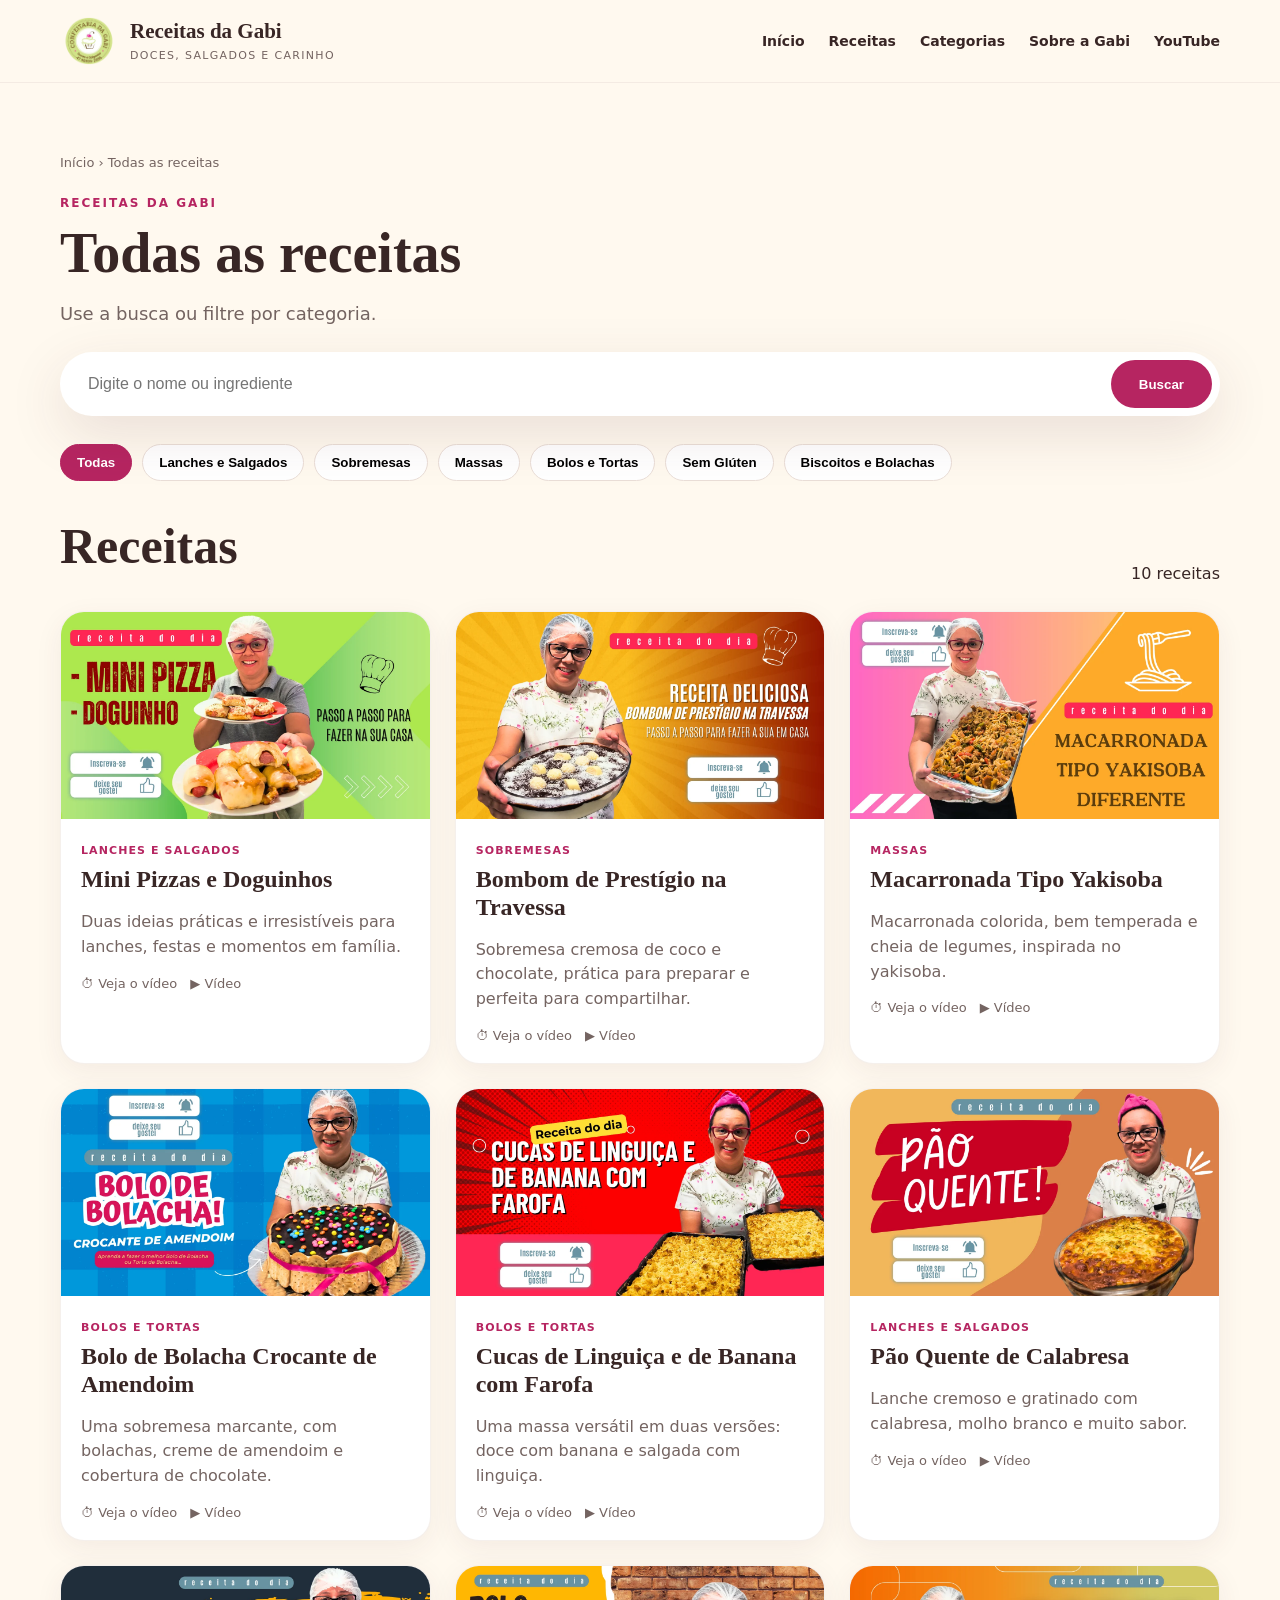
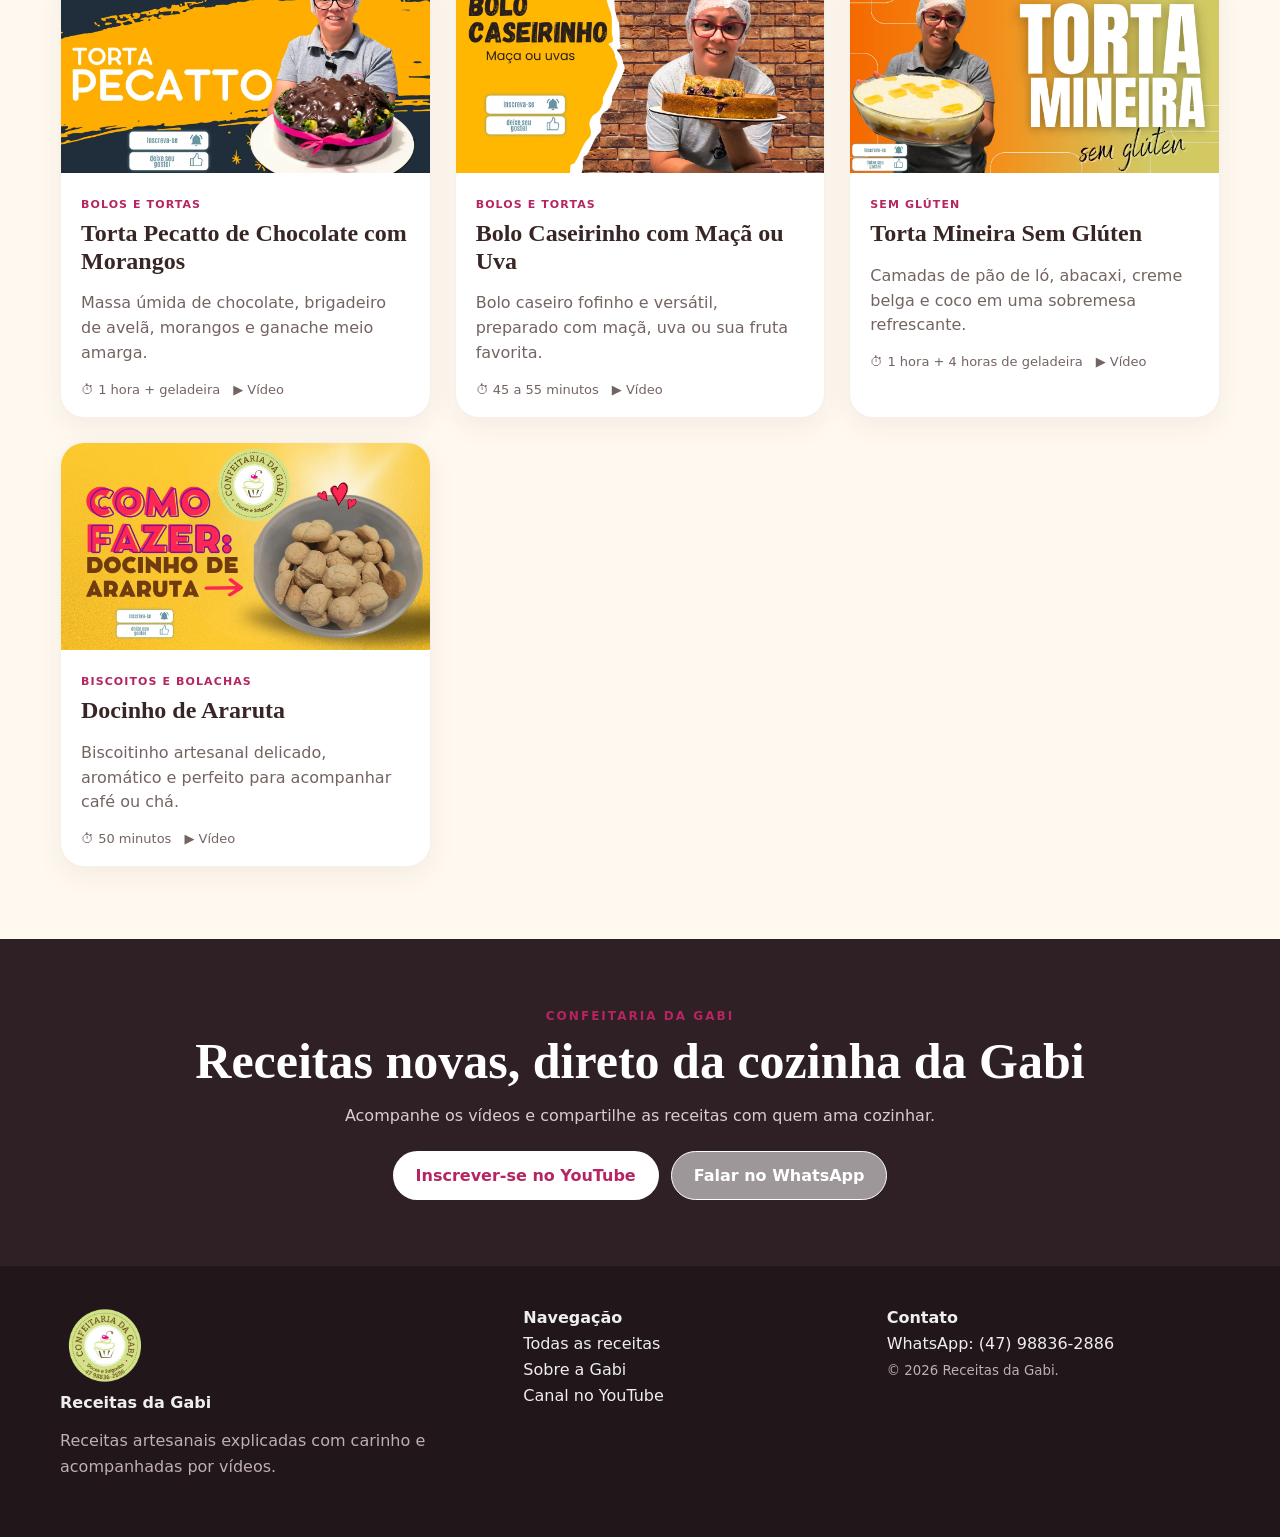
<file: receitas/index.html>
<!doctype html><html lang="pt-BR"><head><meta charset="utf-8"><meta name="viewport" content="width=device-width,initial-scale=1">
<title>Todas as Receitas | Receitas da Gabi</title><meta name="description" content="Veja todas as receitas doces e salgadas da Confeitaria da Gabi."><link rel="canonical" href="https://receitasdagabi.com.br/receitas/">
<meta property="og:type" content="website"><meta property="og:title" content="Todas as Receitas | Receitas da Gabi"><meta property="og:description" content="Veja todas as receitas doces e salgadas da Confeitaria da Gabi."><meta property="og:url" content="https://receitasdagabi.com.br/receitas/"><meta property="og:image" content="https://receitasdagabi.com.br/assets/images/logo.webp">
<meta name="theme-color" content="#b62561"><link rel="stylesheet" href="../assets/css/style.css"><link rel="icon" href="../assets/images/logo.webp"></head><body>
<header class="site-header"><div class="container header-inner">
<a class="brand" href="../"><img src="../assets/images/logo.webp" alt="Logo Confeitaria da Gabi"><span><strong>Receitas da Gabi</strong><small>Doces, salgados e carinho</small></span></a>
<button class="menu" aria-label="Abrir menu" aria-expanded="false">☰</button>
<nav class="nav"><a href="../">Início</a><a href="../receitas/">Receitas</a><a href="../#categorias">Categorias</a><a href="../sobre/">Sobre a Gabi</a><a href="https://youtube.com/@confeitariadagabi" target="_blank" rel="noopener">YouTube</a></nav>
</div></header><main><section class="section"><div class="container"><div class="breadcrumbs"><a href="../">Início</a> › Todas as receitas</div><span class="eyebrow">Receitas da Gabi</span><h1 style="font-family:Georgia,serif;font-size:56px;margin:10px 0 18px">Todas as receitas</h1><p style="color:var(--muted);font-size:18px">Use a busca ou filtre por categoria.</p><div class="search" style="margin:28px 0;max-width:none"><input id="recipeSearch" type="search" placeholder="Digite o nome ou ingrediente"><button>Buscar</button></div><div class="chips"><button class="chip active" data-category="Todas">Todas</button><button class="chip" data-category="Lanches e Salgados">Lanches e Salgados</button><button class="chip" data-category="Sobremesas">Sobremesas</button><button class="chip" data-category="Massas">Massas</button><button class="chip" data-category="Bolos e Tortas">Bolos e Tortas</button><button class="chip" data-category="Sem Glúten">Sem Glúten</button><button class="chip" data-category="Biscoitos e Bolachas">Biscoitos e Bolachas</button></div><div class="section-head"><h2>Receitas</h2><span id="resultCount">10 receitas</span></div><div class="grid"><article class="card recipe-card" data-category="Lanches e Salgados" data-search="mini pizzas e doguinhos duas ideias práticas e irresistíveis para lanches, festas e momentos em família. lanches e salgados">
<a href="../mini-pizzas-e-doguinhos/"><div class="card-img"><img src="../assets/images/mini-pizzas.webp" alt="Mini Pizzas e Doguinhos" loading="lazy"></div><div class="card-body"><span class="tag">Lanches e Salgados</span><h3>Mini Pizzas e Doguinhos</h3><p>Duas ideias práticas e irresistíveis para lanches, festas e momentos em família.</p><div class="meta"><span>⏱ Veja o vídeo</span><span>▶ Vídeo</span></div></div></a></article><article class="card recipe-card" data-category="Sobremesas" data-search="bombom de prestígio na travessa sobremesa cremosa de coco e chocolate, prática para preparar e perfeita para compartilhar. sobremesas">
<a href="../bombom-de-prestigio-na-travessa/"><div class="card-img"><img src="../assets/images/bombom-prestigio.webp" alt="Bombom de Prestígio na Travessa" loading="lazy"></div><div class="card-body"><span class="tag">Sobremesas</span><h3>Bombom de Prestígio na Travessa</h3><p>Sobremesa cremosa de coco e chocolate, prática para preparar e perfeita para compartilhar.</p><div class="meta"><span>⏱ Veja o vídeo</span><span>▶ Vídeo</span></div></div></a></article><article class="card recipe-card" data-category="Massas" data-search="macarronada tipo yakisoba macarronada colorida, bem temperada e cheia de legumes, inspirada no yakisoba. massas">
<a href="../macarronada-tipo-yakisoba/"><div class="card-img"><img src="../assets/images/yakisoba.webp" alt="Macarronada Tipo Yakisoba" loading="lazy"></div><div class="card-body"><span class="tag">Massas</span><h3>Macarronada Tipo Yakisoba</h3><p>Macarronada colorida, bem temperada e cheia de legumes, inspirada no yakisoba.</p><div class="meta"><span>⏱ Veja o vídeo</span><span>▶ Vídeo</span></div></div></a></article><article class="card recipe-card" data-category="Bolos e Tortas" data-search="bolo de bolacha crocante de amendoim uma sobremesa marcante, com bolachas, creme de amendoim e cobertura de chocolate. bolos e tortas">
<a href="../bolo-de-bolacha-crocante-de-amendoim/"><div class="card-img"><img src="../assets/images/bolo-bolacha.webp" alt="Bolo de Bolacha Crocante de Amendoim" loading="lazy"></div><div class="card-body"><span class="tag">Bolos e Tortas</span><h3>Bolo de Bolacha Crocante de Amendoim</h3><p>Uma sobremesa marcante, com bolachas, creme de amendoim e cobertura de chocolate.</p><div class="meta"><span>⏱ Veja o vídeo</span><span>▶ Vídeo</span></div></div></a></article><article class="card recipe-card" data-category="Bolos e Tortas" data-search="cucas de linguiça e de banana com farofa uma massa versátil em duas versões: doce com banana e salgada com linguiça. bolos e tortas">
<a href="../cuca-de-banana-e-cuca-de-linguica-com-farofa/"><div class="card-img"><img src="../assets/images/cucas.webp" alt="Cucas de Linguiça e de Banana com Farofa" loading="lazy"></div><div class="card-body"><span class="tag">Bolos e Tortas</span><h3>Cucas de Linguiça e de Banana com Farofa</h3><p>Uma massa versátil em duas versões: doce com banana e salgada com linguiça.</p><div class="meta"><span>⏱ Veja o vídeo</span><span>▶ Vídeo</span></div></div></a></article><article class="card recipe-card" data-category="Lanches e Salgados" data-search="pão quente de calabresa lanche cremoso e gratinado com calabresa, molho branco e muito sabor. lanches e salgados">
<a href="../pao-quente-de-calabresa/"><div class="card-img"><img src="../assets/images/pao-quente.webp" alt="Pão Quente de Calabresa" loading="lazy"></div><div class="card-body"><span class="tag">Lanches e Salgados</span><h3>Pão Quente de Calabresa</h3><p>Lanche cremoso e gratinado com calabresa, molho branco e muito sabor.</p><div class="meta"><span>⏱ Veja o vídeo</span><span>▶ Vídeo</span></div></div></a></article><article class="card recipe-card" data-category="Bolos e Tortas" data-search="torta pecatto de chocolate com morangos massa úmida de chocolate, brigadeiro de avelã, morangos e ganache meio amarga. bolos e tortas">
<a href="../torta-pecatto-de-chocolate-com-morangos/"><div class="card-img"><img src="../assets/images/torta-pecatto.webp" alt="Torta Pecatto de Chocolate com Morangos" loading="lazy"></div><div class="card-body"><span class="tag">Bolos e Tortas</span><h3>Torta Pecatto de Chocolate com Morangos</h3><p>Massa úmida de chocolate, brigadeiro de avelã, morangos e ganache meio amarga.</p><div class="meta"><span>⏱ 1 hora + geladeira</span><span>▶ Vídeo</span></div></div></a></article><article class="card recipe-card" data-category="Bolos e Tortas" data-search="bolo caseirinho com maçã ou uva bolo caseiro fofinho e versátil, preparado com maçã, uva ou sua fruta favorita. bolos e tortas">
<a href="../bolo-caseirinho-com-maca-ou-uva/"><div class="card-img"><img src="../assets/images/bolo-caseirinho.webp" alt="Bolo Caseirinho com Maçã ou Uva" loading="lazy"></div><div class="card-body"><span class="tag">Bolos e Tortas</span><h3>Bolo Caseirinho com Maçã ou Uva</h3><p>Bolo caseiro fofinho e versátil, preparado com maçã, uva ou sua fruta favorita.</p><div class="meta"><span>⏱ 45 a 55 minutos</span><span>▶ Vídeo</span></div></div></a></article><article class="card recipe-card" data-category="Sem Glúten" data-search="torta mineira sem glúten camadas de pão de ló, abacaxi, creme belga e coco em uma sobremesa refrescante. sem glúten">
<a href="../torta-mineira-sem-gluten/"><div class="card-img"><img src="../assets/images/torta-mineira.webp" alt="Torta Mineira Sem Glúten" loading="lazy"></div><div class="card-body"><span class="tag">Sem Glúten</span><h3>Torta Mineira Sem Glúten</h3><p>Camadas de pão de ló, abacaxi, creme belga e coco em uma sobremesa refrescante.</p><div class="meta"><span>⏱ 1 hora + 4 horas de geladeira</span><span>▶ Vídeo</span></div></div></a></article><article class="card recipe-card" data-category="Biscoitos e Bolachas" data-search="docinho de araruta biscoitinho artesanal delicado, aromático e perfeito para acompanhar café ou chá. biscoitos e bolachas">
<a href="../docinho-de-araruta/"><div class="card-img"><img src="../assets/images/docinho-araruta.webp" alt="Docinho de Araruta" loading="lazy"></div><div class="card-body"><span class="tag">Biscoitos e Bolachas</span><h3>Docinho de Araruta</h3><p>Biscoitinho artesanal delicado, aromático e perfeito para acompanhar café ou chá.</p><div class="meta"><span>⏱ 50 minutos</span><span>▶ Vídeo</span></div></div></a></article></div></div></section></main>
<section class="cta"><div class="container"><span class="eyebrow">Confeitaria da Gabi</span><h2>Receitas novas, direto da cozinha da Gabi</h2><p>Acompanhe os vídeos e compartilhe as receitas com quem ama cozinhar.</p><div class="actions"><a class="btn light" href="https://youtube.com/@confeitariadagabi" target="_blank" rel="noopener">Inscrever-se no YouTube</a><a class="btn outline" style="border-color:#fff;color:#fff" href="https://wa.me/5547988362886" target="_blank" rel="noopener">Falar no WhatsApp</a></div></div></section>
<footer><div class="container footer-grid"><div><img class="footer-logo" src="../assets/images/logo.webp" alt=""><strong>Receitas da Gabi</strong><p>Receitas artesanais explicadas com carinho e acompanhadas por vídeos.</p></div><div><strong>Navegação</strong><a href="../receitas/">Todas as receitas</a><a href="../sobre/">Sobre a Gabi</a><a href="https://youtube.com/@confeitariadagabi">Canal no YouTube</a></div><div><strong>Contato</strong><a href="https://wa.me/5547988362886">WhatsApp: (47) 98836-2886</a><small>© <span data-year></span> Receitas da Gabi.</small></div></div></footer>
<script src="../assets/js/app.js"></script></body></html>
</file>
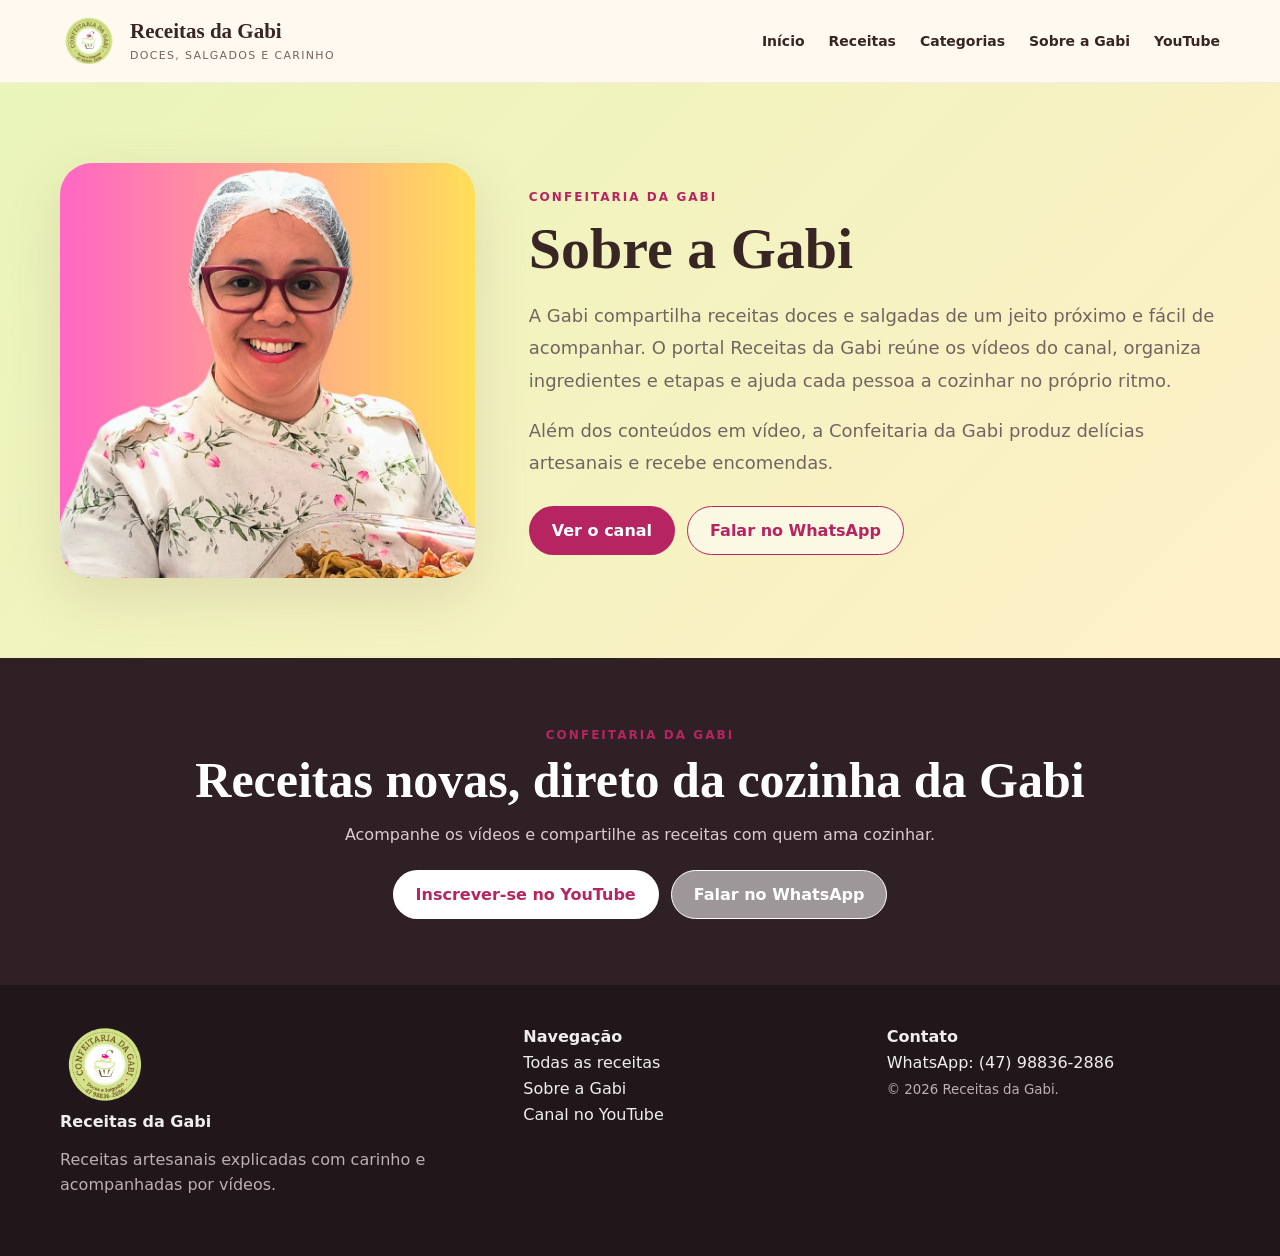
<file: sobre/index.html>
<!doctype html><html lang="pt-BR"><head><meta charset="utf-8"><meta name="viewport" content="width=device-width,initial-scale=1">
<title>Sobre a Gabi | Receitas da Gabi</title><meta name="description" content="Conheça a Gabi e o projeto que transforma vídeos de culinária em receitas organizadas."><link rel="canonical" href="https://receitasdagabi.com.br/sobre/">
<meta property="og:type" content="website"><meta property="og:title" content="Sobre a Gabi | Receitas da Gabi"><meta property="og:description" content="Conheça a Gabi e o projeto que transforma vídeos de culinária em receitas organizadas."><meta property="og:url" content="https://receitasdagabi.com.br/sobre/"><meta property="og:image" content="https://receitasdagabi.com.br/assets/images/logo.webp">
<meta name="theme-color" content="#b62561"><link rel="stylesheet" href="../assets/css/style.css"><link rel="icon" href="../assets/images/logo.webp"></head><body>
<header class="site-header"><div class="container header-inner">
<a class="brand" href="../"><img src="../assets/images/logo.webp" alt="Logo Confeitaria da Gabi"><span><strong>Receitas da Gabi</strong><small>Doces, salgados e carinho</small></span></a>
<button class="menu" aria-label="Abrir menu" aria-expanded="false">☰</button>
<nav class="nav"><a href="../">Início</a><a href="../receitas/">Receitas</a><a href="../#categorias">Categorias</a><a href="../sobre/">Sobre a Gabi</a><a href="https://youtube.com/@confeitariadagabi" target="_blank" rel="noopener">YouTube</a></nav>
</div></header><main><section class="about" style="padding:80px 0"><div class="container about-grid"><img src="../assets/images/gabi.webp" alt="Gabi, da Confeitaria da Gabi"><div><span class="eyebrow">Confeitaria da Gabi</span><h1 style="font-family:Georgia,serif;font-size:58px;margin:10px 0">Sobre a Gabi</h1><p>A Gabi compartilha receitas doces e salgadas de um jeito próximo e fácil de acompanhar. O portal Receitas da Gabi reúne os vídeos do canal, organiza ingredientes e etapas e ajuda cada pessoa a cozinhar no próprio ritmo.</p><p>Além dos conteúdos em vídeo, a Confeitaria da Gabi produz delícias artesanais e recebe encomendas.</p><div class="actions"><a class="btn primary" href="https://youtube.com/@confeitariadagabi">Ver o canal</a><a class="btn outline" href="https://wa.me/5547988362886">Falar no WhatsApp</a></div></div></div></section></main>
<section class="cta"><div class="container"><span class="eyebrow">Confeitaria da Gabi</span><h2>Receitas novas, direto da cozinha da Gabi</h2><p>Acompanhe os vídeos e compartilhe as receitas com quem ama cozinhar.</p><div class="actions"><a class="btn light" href="https://youtube.com/@confeitariadagabi" target="_blank" rel="noopener">Inscrever-se no YouTube</a><a class="btn outline" style="border-color:#fff;color:#fff" href="https://wa.me/5547988362886" target="_blank" rel="noopener">Falar no WhatsApp</a></div></div></section>
<footer><div class="container footer-grid"><div><img class="footer-logo" src="../assets/images/logo.webp" alt=""><strong>Receitas da Gabi</strong><p>Receitas artesanais explicadas com carinho e acompanhadas por vídeos.</p></div><div><strong>Navegação</strong><a href="../receitas/">Todas as receitas</a><a href="../sobre/">Sobre a Gabi</a><a href="https://youtube.com/@confeitariadagabi">Canal no YouTube</a></div><div><strong>Contato</strong><a href="https://wa.me/5547988362886">WhatsApp: (47) 98836-2886</a><small>© <span data-year></span> Receitas da Gabi.</small></div></div></footer>
<script src="../assets/js/app.js"></script></body></html>
</file>
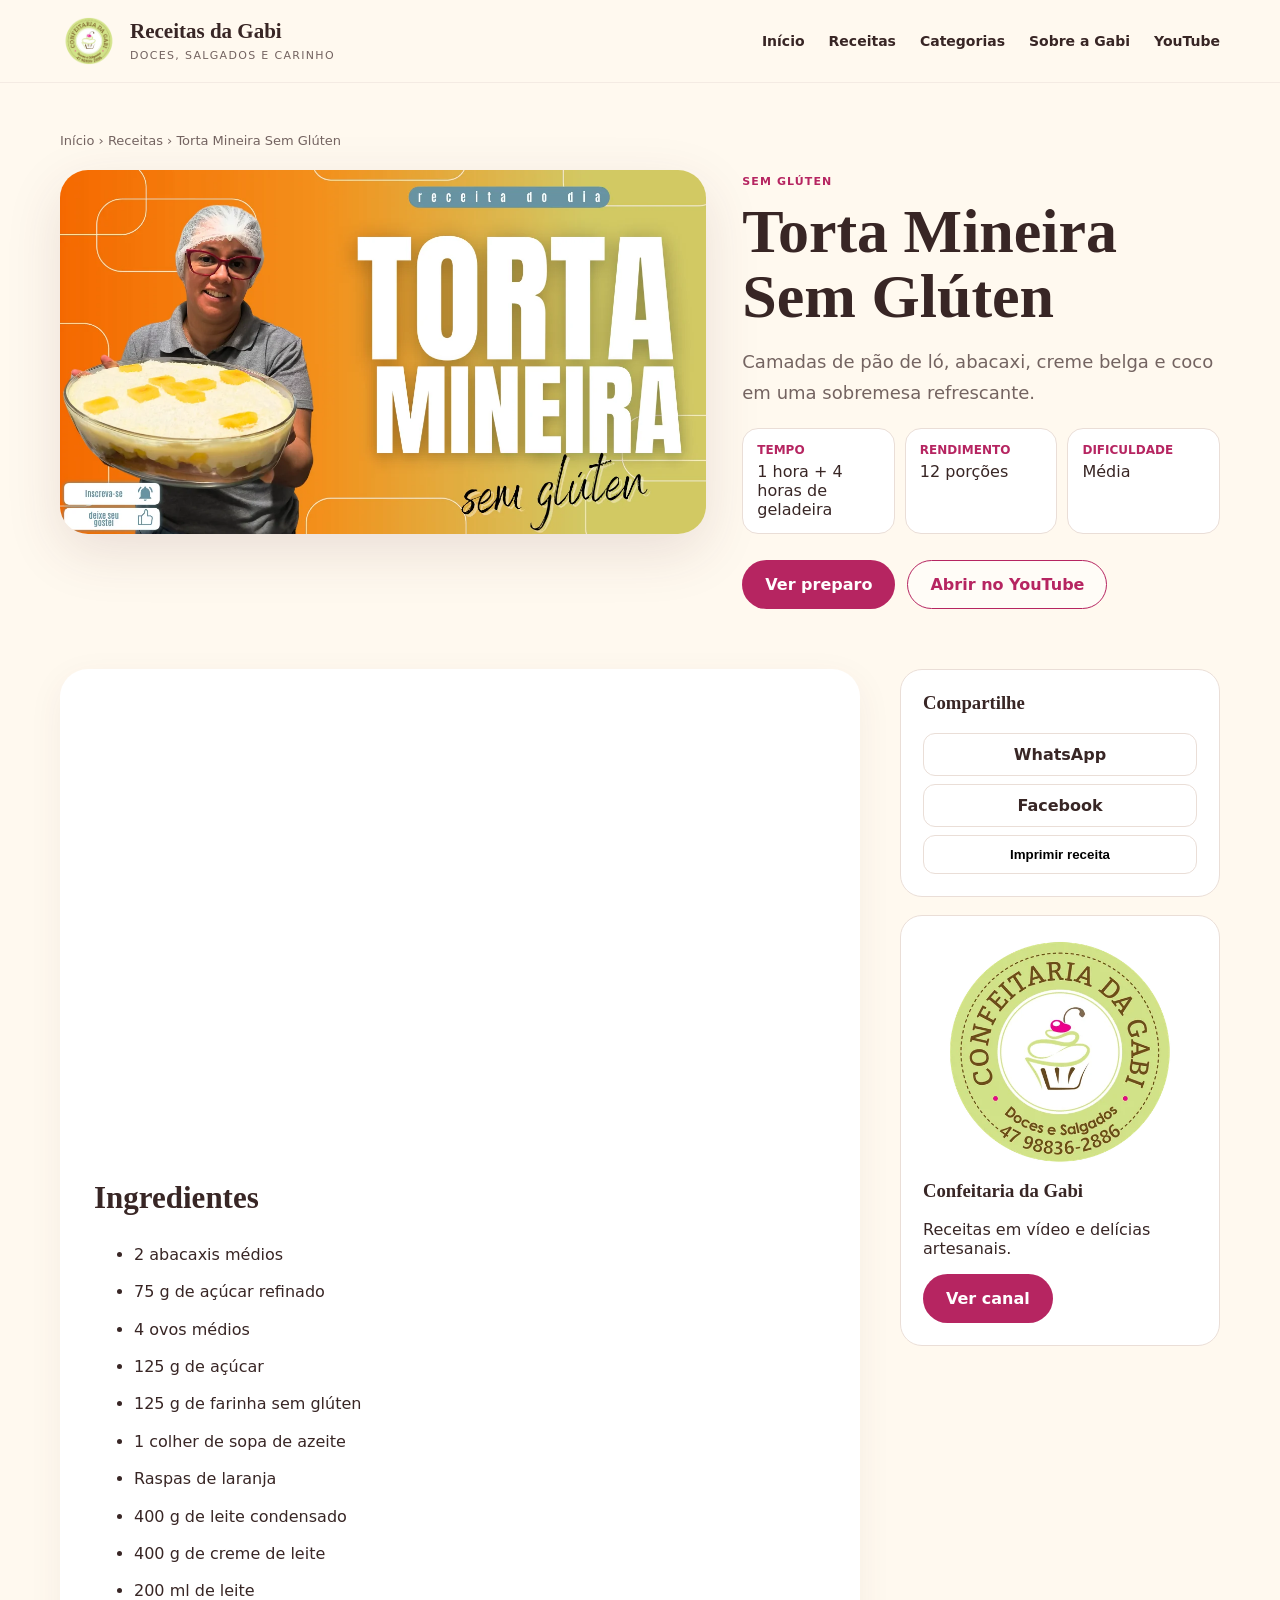
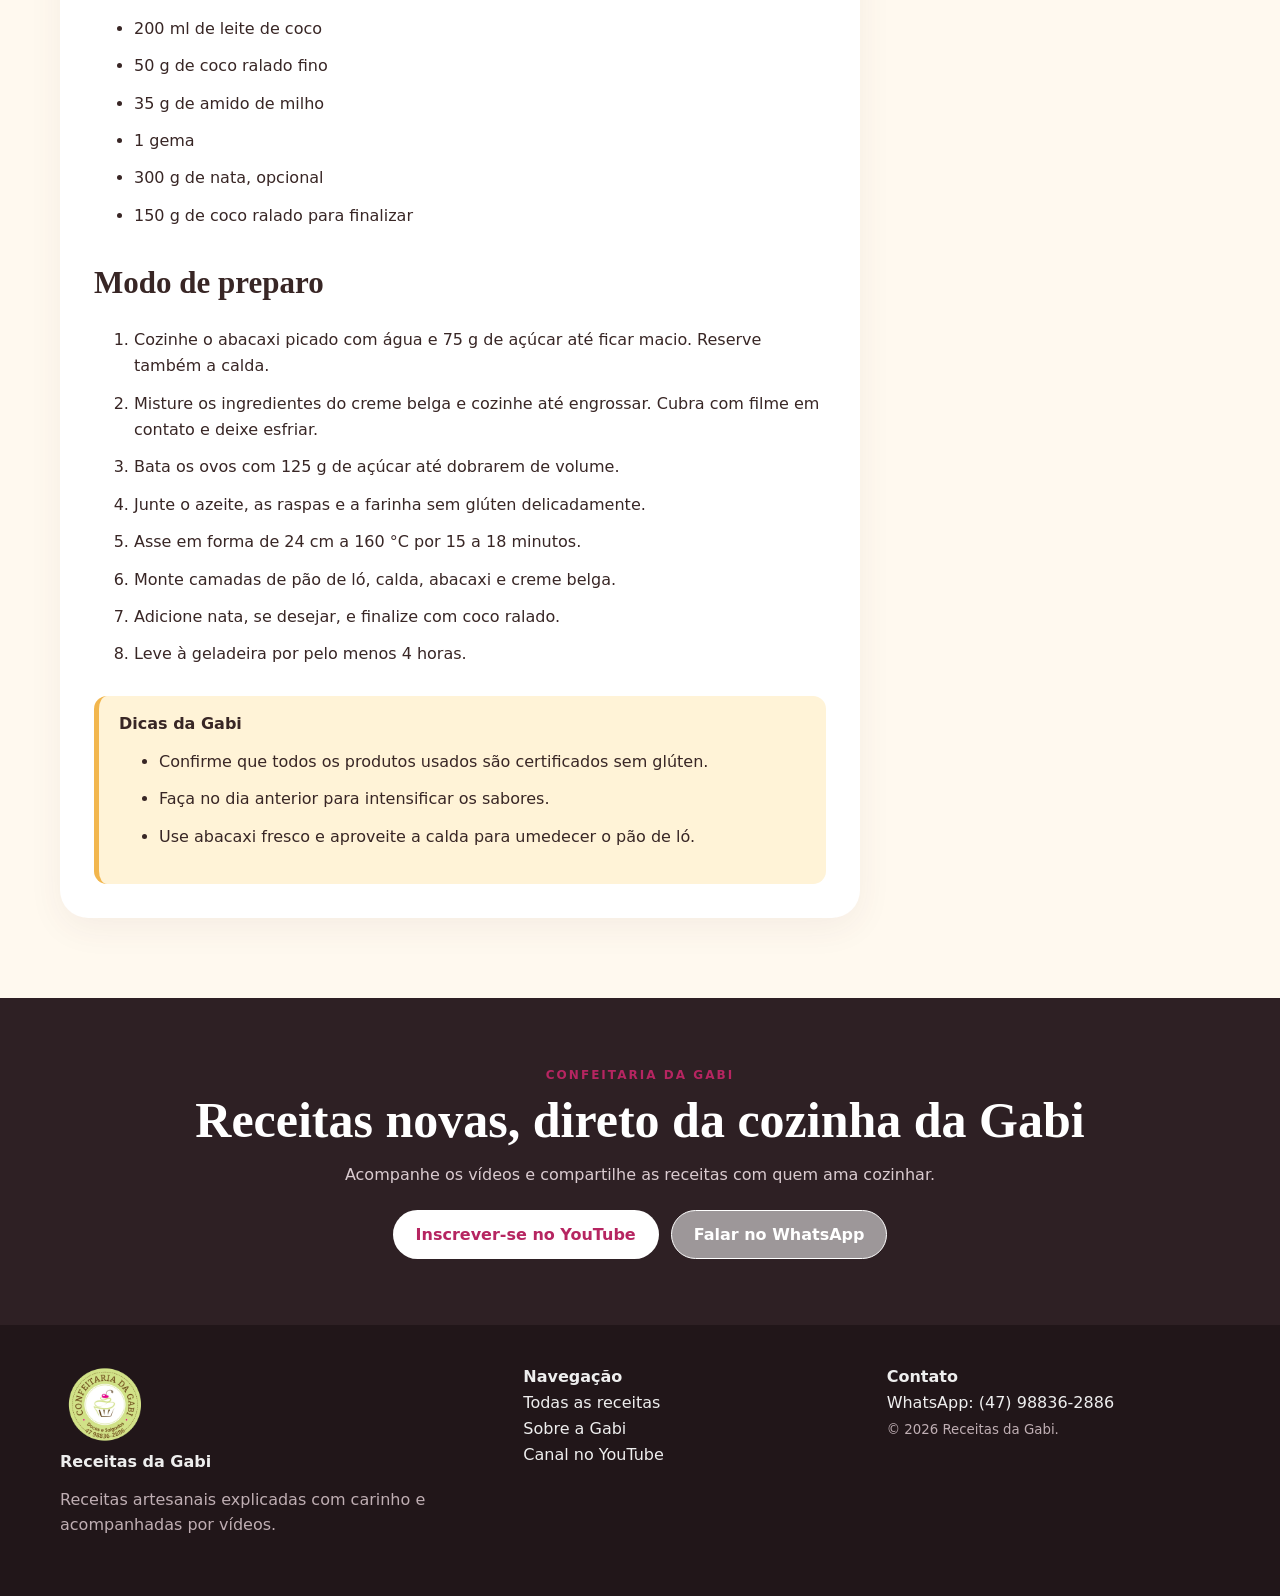
<file: torta-mineira-sem-gluten/index.html>
<!doctype html><html lang="pt-BR"><head><meta charset="utf-8"><meta name="viewport" content="width=device-width,initial-scale=1">
<title>Torta Mineira Sem Glúten | Receitas da Gabi</title><meta name="description" content="Torta Mineira sem glúten com abacaxi, coco, creme belga e pão de ló macio."><link rel="canonical" href="https://receitasdagabi.com.br/torta-mineira-sem-gluten/">
<meta property="og:type" content="website"><meta property="og:title" content="Torta Mineira Sem Glúten | Receitas da Gabi"><meta property="og:description" content="Torta Mineira sem glúten com abacaxi, coco, creme belga e pão de ló macio."><meta property="og:url" content="https://receitasdagabi.com.br/torta-mineira-sem-gluten/"><meta property="og:image" content="https://receitasdagabi.com.br/assets/images/torta-mineira.webp">
<meta name="theme-color" content="#b62561"><link rel="stylesheet" href="../assets/css/style.css"><link rel="icon" href="../assets/images/logo.webp"><script type="application/ld+json">{"@context": "https://schema.org", "@type": "Recipe", "name": "Torta Mineira Sem Glúten", "description": "Camadas de pão de ló, abacaxi, creme belga e coco em uma sobremesa refrescante.", "image": ["https://receitasdagabi.com.br/assets/images/torta-mineira.webp"], "author": {"@type": "Person", "name": "Gabi"}, "recipeCategory": "Sem Glúten", "recipeYield": "12 porções", "recipeIngredient": ["2 abacaxis médios", "75 g de açúcar refinado", "4 ovos médios", "125 g de açúcar", "125 g de farinha sem glúten", "1 colher de sopa de azeite", "Raspas de laranja", "400 g de leite condensado", "400 g de creme de leite", "200 ml de leite", "200 ml de leite de coco", "50 g de coco ralado fino", "35 g de amido de milho", "1 gema", "300 g de nata, opcional", "150 g de coco ralado para finalizar"], "recipeInstructions": [{"@type": "HowToStep", "text": "Cozinhe o abacaxi picado com água e 75 g de açúcar até ficar macio. Reserve também a calda."}, {"@type": "HowToStep", "text": "Misture os ingredientes do creme belga e cozinhe até engrossar. Cubra com filme em contato e deixe esfriar."}, {"@type": "HowToStep", "text": "Bata os ovos com 125 g de açúcar até dobrarem de volume."}, {"@type": "HowToStep", "text": "Junte o azeite, as raspas e a farinha sem glúten delicadamente."}, {"@type": "HowToStep", "text": "Asse em forma de 24 cm a 160 °C por 15 a 18 minutos."}, {"@type": "HowToStep", "text": "Monte camadas de pão de ló, calda, abacaxi e creme belga."}, {"@type": "HowToStep", "text": "Adicione nata, se desejar, e finalize com coco ralado."}, {"@type": "HowToStep", "text": "Leve à geladeira por pelo menos 4 horas."}], "video": {"@type": "VideoObject", "name": "Torta Mineira Sem Glúten", "description": "Camadas de pão de ló, abacaxi, creme belga e coco em uma sobremesa refrescante.", "thumbnailUrl": ["https://i.ytimg.com/vi/Tb7C6Rqp6wY/maxresdefault.jpg"], "contentUrl": "https://www.youtube.com/watch?v=Tb7C6Rqp6wY", "embedUrl": "https://www.youtube.com/embed/Tb7C6Rqp6wY"}}</script></head><body>
<header class="site-header"><div class="container header-inner">
<a class="brand" href="../"><img src="../assets/images/logo.webp" alt="Logo Confeitaria da Gabi"><span><strong>Receitas da Gabi</strong><small>Doces, salgados e carinho</small></span></a>
<button class="menu" aria-label="Abrir menu" aria-expanded="false">☰</button>
<nav class="nav"><a href="../">Início</a><a href="../receitas/">Receitas</a><a href="../#categorias">Categorias</a><a href="../sobre/">Sobre a Gabi</a><a href="https://youtube.com/@confeitariadagabi" target="_blank" rel="noopener">YouTube</a></nav>
</div></header><main><section class="recipe-hero"><div class="container"><div class="breadcrumbs"><a href="../">Início</a> › <a href="../receitas/">Receitas</a> › Torta Mineira Sem Glúten</div><div class="recipe-layout"><img class="recipe-cover" src="../assets/images/torta-mineira.webp" alt="Torta Mineira Sem Glúten"><div class="recipe-title"><span class="tag">Sem Glúten</span><h1>Torta Mineira Sem Glúten</h1><p>Camadas de pão de ló, abacaxi, creme belga e coco em uma sobremesa refrescante.</p><div class="info-box"><div><b>Tempo</b>1 hora + 4 horas de geladeira</div><div><b>Rendimento</b>12 porções</div><div><b>Dificuldade</b>Média</div></div><div class="actions"><a class="btn primary" href="#preparo">Ver preparo</a><a class="btn outline" href="https://www.youtube.com/watch?v=Tb7C6Rqp6wY" target="_blank" rel="noopener">Abrir no YouTube</a></div></div></div></div></section>
<section class="recipe-main" id="preparo"><div class="container recipe-columns"><article class="recipe-content"><iframe class="video" src="https://www.youtube-nocookie.com/embed/Tb7C6Rqp6wY" title="Torta Mineira Sem Glúten" loading="lazy" allow="accelerometer; autoplay; clipboard-write; encrypted-media; gyroscope; picture-in-picture; web-share" allowfullscreen></iframe><h2>Ingredientes</h2><ul><li>2 abacaxis médios</li><li>75 g de açúcar refinado</li><li>4 ovos médios</li><li>125 g de açúcar</li><li>125 g de farinha sem glúten</li><li>1 colher de sopa de azeite</li><li>Raspas de laranja</li><li>400 g de leite condensado</li><li>400 g de creme de leite</li><li>200 ml de leite</li><li>200 ml de leite de coco</li><li>50 g de coco ralado fino</li><li>35 g de amido de milho</li><li>1 gema</li><li>300 g de nata, opcional</li><li>150 g de coco ralado para finalizar</li></ul><h2>Modo de preparo</h2><ol><li>Cozinhe o abacaxi picado com água e 75 g de açúcar até ficar macio. Reserve também a calda.</li><li>Misture os ingredientes do creme belga e cozinhe até engrossar. Cubra com filme em contato e deixe esfriar.</li><li>Bata os ovos com 125 g de açúcar até dobrarem de volume.</li><li>Junte o azeite, as raspas e a farinha sem glúten delicadamente.</li><li>Asse em forma de 24 cm a 160 °C por 15 a 18 minutos.</li><li>Monte camadas de pão de ló, calda, abacaxi e creme belga.</li><li>Adicione nata, se desejar, e finalize com coco ralado.</li><li>Leve à geladeira por pelo menos 4 horas.</li></ol><div class="tipbox"><strong>Dicas da Gabi</strong><ul><li>Confirme que todos os produtos usados são certificados sem glúten.</li><li>Faça no dia anterior para intensificar os sabores.</li><li>Use abacaxi fresco e aproveite a calda para umedecer o pão de ló.</li></ul></div></article>
<aside class="sidebar"><div class="side-card"><h3>Compartilhe</h3><div class="share"><a href="https://wa.me/?text=Torta Mineira Sem Glúten%20https://receitasdagabi.com.br/torta-mineira-sem-gluten/" target="_blank">WhatsApp</a><a href="https://www.facebook.com/sharer/sharer.php?u=https://receitasdagabi.com.br/torta-mineira-sem-gluten/" target="_blank">Facebook</a><button class="print-btn">Imprimir receita</button></div></div><div class="side-card"><img src="../assets/images/logo.webp" alt="Confeitaria da Gabi"><h3>Confeitaria da Gabi</h3><p>Receitas em vídeo e delícias artesanais.</p><a class="btn primary" href="https://youtube.com/@confeitariadagabi">Ver canal</a></div></aside></div></section></main>
<section class="cta"><div class="container"><span class="eyebrow">Confeitaria da Gabi</span><h2>Receitas novas, direto da cozinha da Gabi</h2><p>Acompanhe os vídeos e compartilhe as receitas com quem ama cozinhar.</p><div class="actions"><a class="btn light" href="https://youtube.com/@confeitariadagabi" target="_blank" rel="noopener">Inscrever-se no YouTube</a><a class="btn outline" style="border-color:#fff;color:#fff" href="https://wa.me/5547988362886" target="_blank" rel="noopener">Falar no WhatsApp</a></div></div></section>
<footer><div class="container footer-grid"><div><img class="footer-logo" src="../assets/images/logo.webp" alt=""><strong>Receitas da Gabi</strong><p>Receitas artesanais explicadas com carinho e acompanhadas por vídeos.</p></div><div><strong>Navegação</strong><a href="../receitas/">Todas as receitas</a><a href="../sobre/">Sobre a Gabi</a><a href="https://youtube.com/@confeitariadagabi">Canal no YouTube</a></div><div><strong>Contato</strong><a href="https://wa.me/5547988362886">WhatsApp: (47) 98836-2886</a><small>© <span data-year></span> Receitas da Gabi.</small></div></div></footer>
<script src="../assets/js/app.js"></script></body></html>
</file>
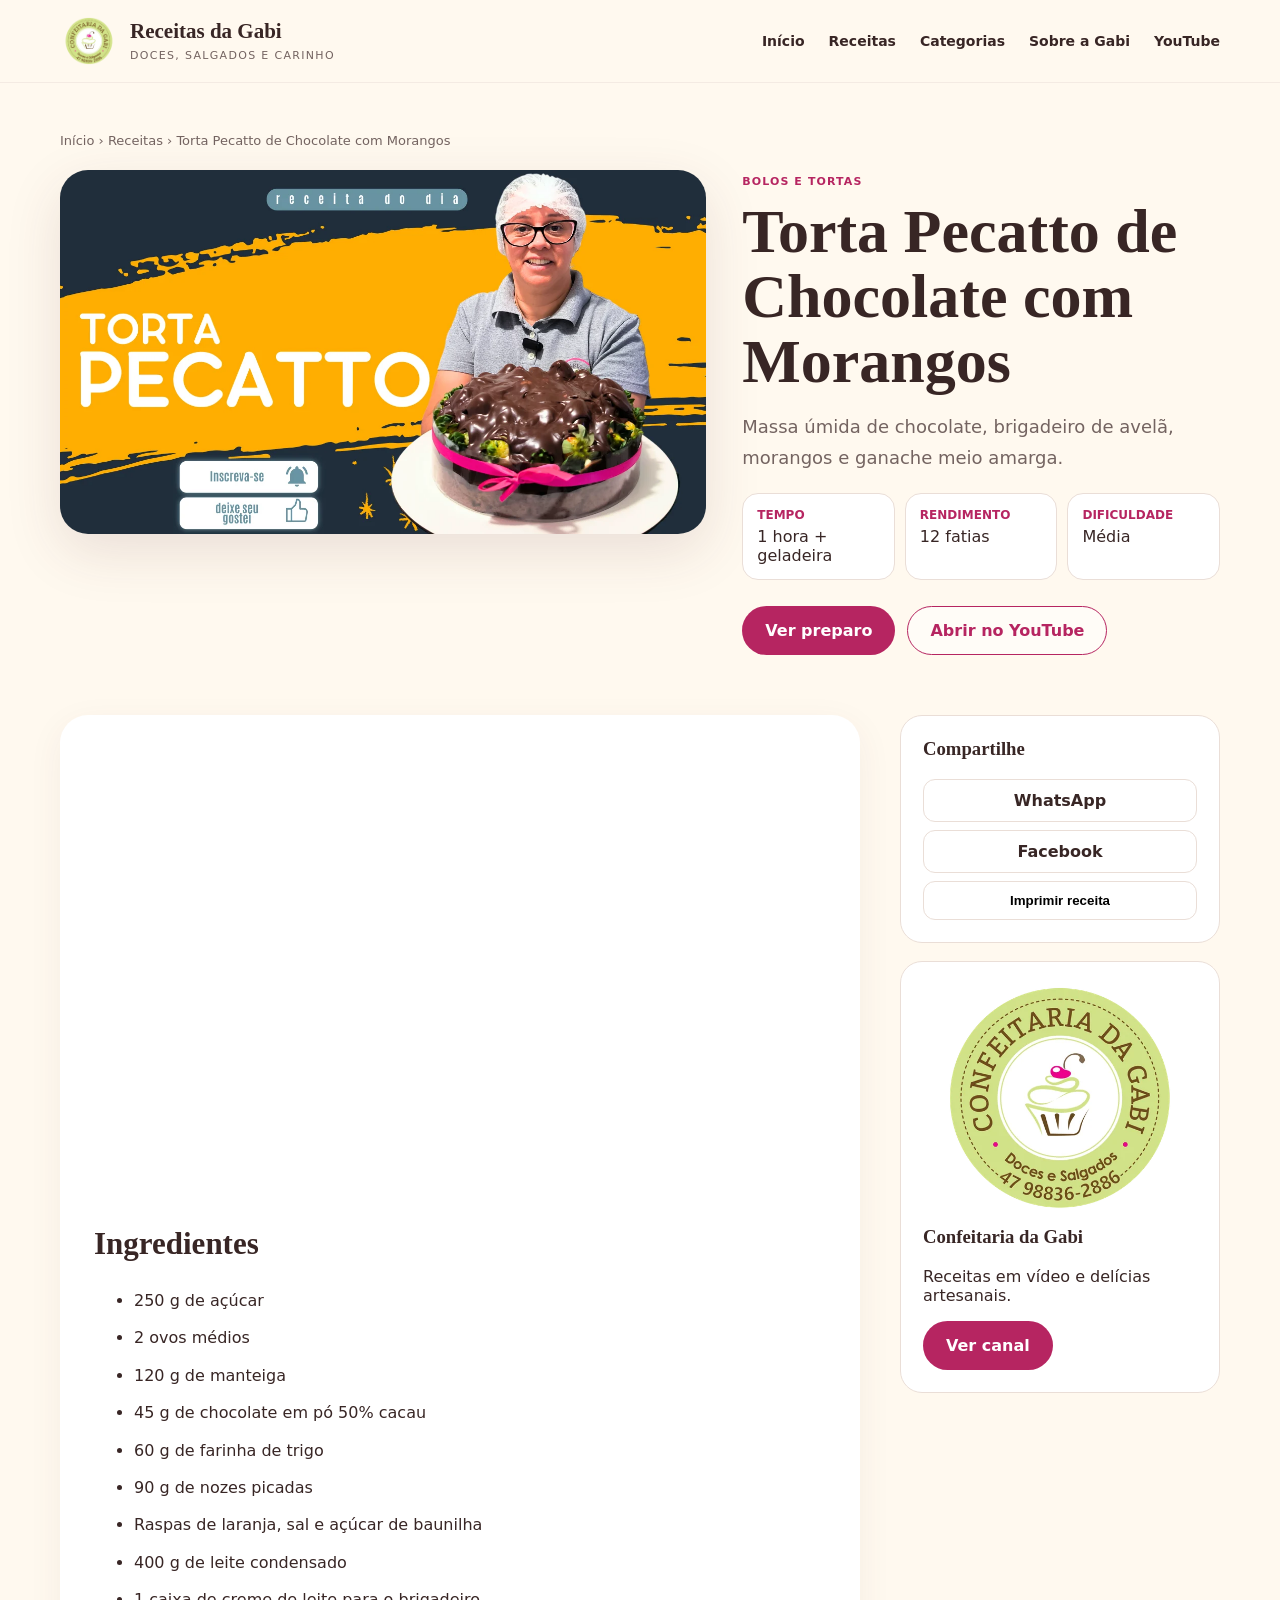
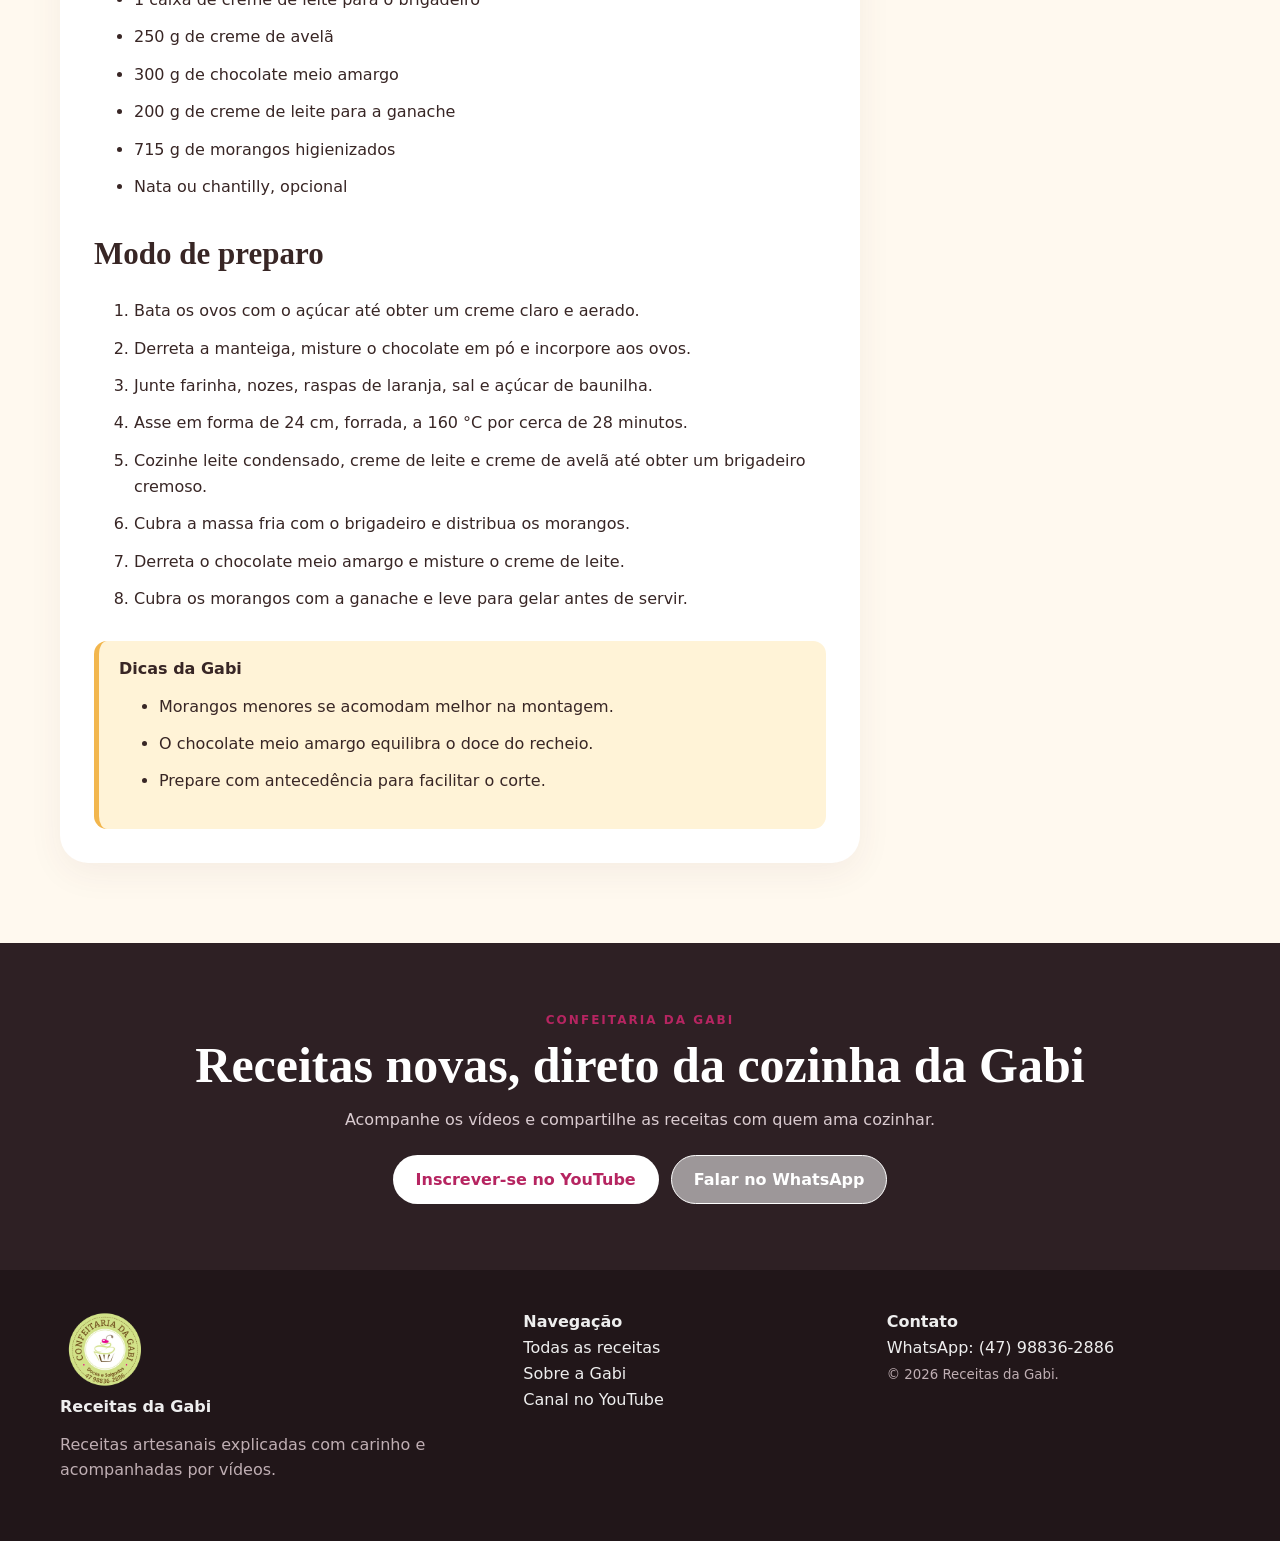
<file: torta-pecatto-de-chocolate-com-morangos/index.html>
<!doctype html><html lang="pt-BR"><head><meta charset="utf-8"><meta name="viewport" content="width=device-width,initial-scale=1">
<title>Torta Pecatto de Chocolate com Morangos | Receitas da Gabi</title><meta name="description" content="Torta Pecatto com massa de chocolate, brigadeiro de avelã, morangos frescos e ganache."><link rel="canonical" href="https://receitasdagabi.com.br/torta-pecatto-de-chocolate-com-morangos/">
<meta property="og:type" content="website"><meta property="og:title" content="Torta Pecatto de Chocolate com Morangos | Receitas da Gabi"><meta property="og:description" content="Torta Pecatto com massa de chocolate, brigadeiro de avelã, morangos frescos e ganache."><meta property="og:url" content="https://receitasdagabi.com.br/torta-pecatto-de-chocolate-com-morangos/"><meta property="og:image" content="https://receitasdagabi.com.br/assets/images/torta-pecatto.webp">
<meta name="theme-color" content="#b62561"><link rel="stylesheet" href="../assets/css/style.css"><link rel="icon" href="../assets/images/logo.webp"><script type="application/ld+json">{"@context": "https://schema.org", "@type": "Recipe", "name": "Torta Pecatto de Chocolate com Morangos", "description": "Massa úmida de chocolate, brigadeiro de avelã, morangos e ganache meio amarga.", "image": ["https://receitasdagabi.com.br/assets/images/torta-pecatto.webp"], "author": {"@type": "Person", "name": "Gabi"}, "recipeCategory": "Bolos e Tortas", "recipeYield": "12 fatias", "recipeIngredient": ["250 g de açúcar", "2 ovos médios", "120 g de manteiga", "45 g de chocolate em pó 50% cacau", "60 g de farinha de trigo", "90 g de nozes picadas", "Raspas de laranja, sal e açúcar de baunilha", "400 g de leite condensado", "1 caixa de creme de leite para o brigadeiro", "250 g de creme de avelã", "300 g de chocolate meio amargo", "200 g de creme de leite para a ganache", "715 g de morangos higienizados", "Nata ou chantilly, opcional"], "recipeInstructions": [{"@type": "HowToStep", "text": "Bata os ovos com o açúcar até obter um creme claro e aerado."}, {"@type": "HowToStep", "text": "Derreta a manteiga, misture o chocolate em pó e incorpore aos ovos."}, {"@type": "HowToStep", "text": "Junte farinha, nozes, raspas de laranja, sal e açúcar de baunilha."}, {"@type": "HowToStep", "text": "Asse em forma de 24 cm, forrada, a 160 °C por cerca de 28 minutos."}, {"@type": "HowToStep", "text": "Cozinhe leite condensado, creme de leite e creme de avelã até obter um brigadeiro cremoso."}, {"@type": "HowToStep", "text": "Cubra a massa fria com o brigadeiro e distribua os morangos."}, {"@type": "HowToStep", "text": "Derreta o chocolate meio amargo e misture o creme de leite."}, {"@type": "HowToStep", "text": "Cubra os morangos com a ganache e leve para gelar antes de servir."}], "video": {"@type": "VideoObject", "name": "Torta Pecatto de Chocolate com Morangos", "description": "Massa úmida de chocolate, brigadeiro de avelã, morangos e ganache meio amarga.", "thumbnailUrl": ["https://i.ytimg.com/vi/phT2y_gu3fw/maxresdefault.jpg"], "contentUrl": "https://www.youtube.com/watch?v=phT2y_gu3fw", "embedUrl": "https://www.youtube.com/embed/phT2y_gu3fw"}}</script></head><body>
<header class="site-header"><div class="container header-inner">
<a class="brand" href="../"><img src="../assets/images/logo.webp" alt="Logo Confeitaria da Gabi"><span><strong>Receitas da Gabi</strong><small>Doces, salgados e carinho</small></span></a>
<button class="menu" aria-label="Abrir menu" aria-expanded="false">☰</button>
<nav class="nav"><a href="../">Início</a><a href="../receitas/">Receitas</a><a href="../#categorias">Categorias</a><a href="../sobre/">Sobre a Gabi</a><a href="https://youtube.com/@confeitariadagabi" target="_blank" rel="noopener">YouTube</a></nav>
</div></header><main><section class="recipe-hero"><div class="container"><div class="breadcrumbs"><a href="../">Início</a> › <a href="../receitas/">Receitas</a> › Torta Pecatto de Chocolate com Morangos</div><div class="recipe-layout"><img class="recipe-cover" src="../assets/images/torta-pecatto.webp" alt="Torta Pecatto de Chocolate com Morangos"><div class="recipe-title"><span class="tag">Bolos e Tortas</span><h1>Torta Pecatto de Chocolate com Morangos</h1><p>Massa úmida de chocolate, brigadeiro de avelã, morangos e ganache meio amarga.</p><div class="info-box"><div><b>Tempo</b>1 hora + geladeira</div><div><b>Rendimento</b>12 fatias</div><div><b>Dificuldade</b>Média</div></div><div class="actions"><a class="btn primary" href="#preparo">Ver preparo</a><a class="btn outline" href="https://www.youtube.com/watch?v=phT2y_gu3fw" target="_blank" rel="noopener">Abrir no YouTube</a></div></div></div></div></section>
<section class="recipe-main" id="preparo"><div class="container recipe-columns"><article class="recipe-content"><iframe class="video" src="https://www.youtube-nocookie.com/embed/phT2y_gu3fw" title="Torta Pecatto de Chocolate com Morangos" loading="lazy" allow="accelerometer; autoplay; clipboard-write; encrypted-media; gyroscope; picture-in-picture; web-share" allowfullscreen></iframe><h2>Ingredientes</h2><ul><li>250 g de açúcar</li><li>2 ovos médios</li><li>120 g de manteiga</li><li>45 g de chocolate em pó 50% cacau</li><li>60 g de farinha de trigo</li><li>90 g de nozes picadas</li><li>Raspas de laranja, sal e açúcar de baunilha</li><li>400 g de leite condensado</li><li>1 caixa de creme de leite para o brigadeiro</li><li>250 g de creme de avelã</li><li>300 g de chocolate meio amargo</li><li>200 g de creme de leite para a ganache</li><li>715 g de morangos higienizados</li><li>Nata ou chantilly, opcional</li></ul><h2>Modo de preparo</h2><ol><li>Bata os ovos com o açúcar até obter um creme claro e aerado.</li><li>Derreta a manteiga, misture o chocolate em pó e incorpore aos ovos.</li><li>Junte farinha, nozes, raspas de laranja, sal e açúcar de baunilha.</li><li>Asse em forma de 24 cm, forrada, a 160 °C por cerca de 28 minutos.</li><li>Cozinhe leite condensado, creme de leite e creme de avelã até obter um brigadeiro cremoso.</li><li>Cubra a massa fria com o brigadeiro e distribua os morangos.</li><li>Derreta o chocolate meio amargo e misture o creme de leite.</li><li>Cubra os morangos com a ganache e leve para gelar antes de servir.</li></ol><div class="tipbox"><strong>Dicas da Gabi</strong><ul><li>Morangos menores se acomodam melhor na montagem.</li><li>O chocolate meio amargo equilibra o doce do recheio.</li><li>Prepare com antecedência para facilitar o corte.</li></ul></div></article>
<aside class="sidebar"><div class="side-card"><h3>Compartilhe</h3><div class="share"><a href="https://wa.me/?text=Torta Pecatto de Chocolate com Morangos%20https://receitasdagabi.com.br/torta-pecatto-de-chocolate-com-morangos/" target="_blank">WhatsApp</a><a href="https://www.facebook.com/sharer/sharer.php?u=https://receitasdagabi.com.br/torta-pecatto-de-chocolate-com-morangos/" target="_blank">Facebook</a><button class="print-btn">Imprimir receita</button></div></div><div class="side-card"><img src="../assets/images/logo.webp" alt="Confeitaria da Gabi"><h3>Confeitaria da Gabi</h3><p>Receitas em vídeo e delícias artesanais.</p><a class="btn primary" href="https://youtube.com/@confeitariadagabi">Ver canal</a></div></aside></div></section></main>
<section class="cta"><div class="container"><span class="eyebrow">Confeitaria da Gabi</span><h2>Receitas novas, direto da cozinha da Gabi</h2><p>Acompanhe os vídeos e compartilhe as receitas com quem ama cozinhar.</p><div class="actions"><a class="btn light" href="https://youtube.com/@confeitariadagabi" target="_blank" rel="noopener">Inscrever-se no YouTube</a><a class="btn outline" style="border-color:#fff;color:#fff" href="https://wa.me/5547988362886" target="_blank" rel="noopener">Falar no WhatsApp</a></div></div></section>
<footer><div class="container footer-grid"><div><img class="footer-logo" src="../assets/images/logo.webp" alt=""><strong>Receitas da Gabi</strong><p>Receitas artesanais explicadas com carinho e acompanhadas por vídeos.</p></div><div><strong>Navegação</strong><a href="../receitas/">Todas as receitas</a><a href="../sobre/">Sobre a Gabi</a><a href="https://youtube.com/@confeitariadagabi">Canal no YouTube</a></div><div><strong>Contato</strong><a href="https://wa.me/5547988362886">WhatsApp: (47) 98836-2886</a><small>© <span data-year></span> Receitas da Gabi.</small></div></div></footer>
<script src="../assets/js/app.js"></script></body></html>
</file>
<file: assets/css/style.css>
:root{--pink:#ef3b86;--pink2:#b62561;--lime:#d8e98c;--cream:#fff9ef;--ink:#382625;--muted:#746461;--paper:#fff;--line:#eaded7;--gold:#f2b64d;--shadow:0 18px 55px rgba(90,45,57,.13)}
*{box-sizing:border-box}html{scroll-behavior:smooth}body{margin:0;font-family:Inter,system-ui,-apple-system,Segoe UI,sans-serif;background:var(--cream);color:var(--ink)}img{max-width:100%;display:block}a{color:inherit;text-decoration:none}
.container{width:min(1160px,calc(100% - 36px));margin:auto}.site-header{position:sticky;top:0;z-index:50;background:rgba(255,249,239,.92);backdrop-filter:blur(16px);border-bottom:1px solid #eaded780}.header-inner{height:82px;display:flex;align-items:center;justify-content:space-between;gap:24px}
.brand{display:flex;align-items:center;gap:12px}.brand img{width:58px;height:58px;object-fit:contain}.brand strong{font-family:Georgia,serif;font-size:21px;display:block}.brand small{color:var(--muted);font-size:11px;text-transform:uppercase;letter-spacing:.12em}.nav{display:flex;gap:24px;align-items:center;font-weight:700;font-size:14px}.nav a:hover{color:var(--pink2)}.menu{display:none;background:none;border:0;font-size:28px}
.hero{overflow:hidden;background:linear-gradient(125deg,#fff6ea 0 48%,#ffd4df 48% 72%,#ffe08b 72%);padding:72px 0}.hero-grid{display:grid;grid-template-columns:1.08fr .92fr;align-items:center;gap:48px}.eyebrow{color:var(--pink2);font-size:12px;text-transform:uppercase;letter-spacing:.17em;font-weight:900}.hero h1{font-family:Georgia,serif;font-size:clamp(43px,6vw,78px);line-height:1.01;margin:15px 0 20px}.hero p{font-size:19px;line-height:1.7;color:var(--muted);max-width:640px}.hero-photo{position:relative}.hero-photo img{width:100%;max-height:600px;object-fit:cover;object-position:center top;border-radius:46% 46% 30px 30px;filter:drop-shadow(0 25px 40px #7a37552b)}.hero-seal{position:absolute;right:-15px;bottom:-15px;width:150px;background:#fff;border-radius:50%;padding:12px;box-shadow:var(--shadow)}
.actions{display:flex;gap:12px;flex-wrap:wrap;margin-top:26px}.btn{display:inline-flex;align-items:center;justify-content:center;border-radius:999px;padding:14px 22px;font-weight:800;border:1px solid transparent}.btn.primary{background:var(--pink2);color:#fff}.btn.primary:hover{background:#8d1748}.btn.outline{border-color:var(--pink2);color:var(--pink2);background:#fff8}.btn.light{background:#fff;color:var(--pink2)}
.search{margin:-30px auto 20px;position:relative;z-index:5;background:#fff;display:flex;padding:8px;max-width:830px;border-radius:999px;box-shadow:var(--shadow)}.search input{flex:1;border:0;background:transparent;padding:15px 20px;font-size:16px;outline:none}.search button{border:0;border-radius:999px;padding:0 28px;background:var(--pink2);color:#fff;font-weight:800}
.section{padding:72px 0}.section.alt{background:#fff}.section-head{display:flex;align-items:end;justify-content:space-between;gap:20px;margin-bottom:28px}.section h2,.about h2,.cta h2{font-family:Georgia,serif;font-size:clamp(32px,4vw,50px);margin:8px 0}.section-head p{color:var(--muted)}
.chips{display:flex;gap:10px;flex-wrap:wrap;margin-bottom:28px}.chip{border:1px solid var(--line);background:#fff;padding:10px 16px;border-radius:999px;font-weight:750;cursor:pointer}.chip.active,.chip:hover{background:var(--pink2);border-color:var(--pink2);color:#fff}
.grid{display:grid;grid-template-columns:repeat(3,1fr);gap:24px}.card{background:#fff;border:1px solid #eaded777;border-radius:24px;overflow:hidden;box-shadow:0 8px 28px #5a2d3911;transition:.25s}.card:hover{transform:translateY(-6px);box-shadow:var(--shadow)}.card-img{aspect-ratio:16/9;overflow:hidden}.card-img img{width:100%;height:100%;object-fit:cover;transition:.4s}.card:hover .card-img img{transform:scale(1.035)}.card-body{padding:20px}.tag{display:inline-block;color:var(--pink2);font-weight:900;font-size:11px;text-transform:uppercase;letter-spacing:.1em}.card h3{font-family:Georgia,serif;font-size:24px;line-height:1.15;margin:8px 0}.card p{color:var(--muted);line-height:1.55}.meta{display:flex;gap:13px;flex-wrap:wrap;color:var(--muted);font-size:13px;margin-top:16px}
.about{padding:75px 0;background:linear-gradient(135deg,#e9f5b9,#fff0c8)}.about-grid{display:grid;grid-template-columns:.75fr 1.25fr;align-items:center;gap:54px}.about img{border-radius:32px;box-shadow:var(--shadow)}.about p{color:var(--muted);line-height:1.8;font-size:18px}.contact-pill{display:inline-flex;gap:10px;align-items:center;background:#fff;padding:12px 17px;border-radius:999px;font-weight:800;margin:5px 8px 5px 0}
.cta{background:#2e2024;color:#fff;padding:66px 0;text-align:center}.cta p{color:#dacbd0}.cta .actions{justify-content:center}
footer{background:#211619;color:#eee;padding:42px 0}.footer-grid{display:grid;grid-template-columns:1.3fr 1fr 1fr;gap:30px}.footer-logo{width:90px;margin-bottom:10px}.footer-grid p,.footer-grid small{color:#bfaeb3;line-height:1.6}.footer-grid a{display:block;margin:7px 0}
.recipe-hero{padding:50px 0 30px}.breadcrumbs{font-size:13px;color:var(--muted);margin-bottom:22px}.recipe-layout{display:grid;grid-template-columns:1.15fr .85fr;gap:36px;align-items:start}.recipe-cover{border-radius:28px;box-shadow:var(--shadow)}.recipe-title h1{font-family:Georgia,serif;font-size:clamp(38px,5vw,62px);line-height:1.05;margin:10px 0 15px}.recipe-title p{color:var(--muted);font-size:18px;line-height:1.7}.info-box{display:grid;grid-template-columns:repeat(3,1fr);gap:10px;margin:20px 0}.info-box div{background:#fff;border:1px solid var(--line);padding:14px;border-radius:16px}.info-box b{display:block;font-size:12px;text-transform:uppercase;color:var(--pink2);margin-bottom:5px}
.recipe-main{padding:30px 0 80px}.recipe-columns{display:grid;grid-template-columns:minmax(0,1fr) 320px;gap:40px}.recipe-content{background:#fff;border-radius:28px;padding:34px;box-shadow:0 10px 35px #5a2d3910}.recipe-content h2{font-family:Georgia,serif;font-size:31px;margin-top:36px}.recipe-content li{margin:11px 0;line-height:1.65}.video{aspect-ratio:16/9;width:100%;border:0;border-radius:22px;margin-bottom:25px}.tipbox{background:#fff3d7;border-left:5px solid var(--gold);padding:18px 20px;border-radius:13px;margin-top:28px}.sidebar{position:sticky;top:105px}.side-card{background:#fff;border-radius:22px;padding:22px;margin-bottom:18px;border:1px solid var(--line)}.side-card h3{font-family:Georgia,serif;margin-top:0}.side-card img{border-radius:18px;margin-bottom:14px}.share{display:grid;gap:8px}.share a,.print-btn{border:1px solid var(--line);background:#fff;padding:11px;border-radius:12px;font-weight:750;text-align:center;cursor:pointer}
.notice{font-size:14px;line-height:1.55;color:#725e3d;background:#fff8dc;border:1px solid #ead58f;padding:14px;border-radius:14px}
.hidden{display:none!important}
@media(max-width:900px){.nav{display:none;position:absolute;left:0;right:0;top:82px;background:#fff;padding:22px;flex-direction:column;align-items:flex-start}.nav.open{display:flex}.menu{display:block}.hero-grid,.about-grid,.recipe-layout,.recipe-columns{grid-template-columns:1fr}.hero-photo{max-width:620px;margin:auto}.grid{grid-template-columns:repeat(2,1fr)}.sidebar{position:static}.footer-grid{grid-template-columns:1fr 1fr}}
@media(max-width:600px){.container{width:min(100% - 24px,1160px)}.brand small{display:none}.brand img{width:48px;height:48px}.hero{padding:48px 0 65px}.hero h1{font-size:43px}.hero-seal{width:105px}.search{margin:-28px 12px 10px}.search button{padding:0 18px}.grid{grid-template-columns:1fr}.section{padding:55px 0}.section-head{align-items:start;flex-direction:column}.info-box{grid-template-columns:1fr}.recipe-content{padding:22px}.footer-grid{grid-template-columns:1fr}.recipe-title h1{font-size:40px}}
</file>
